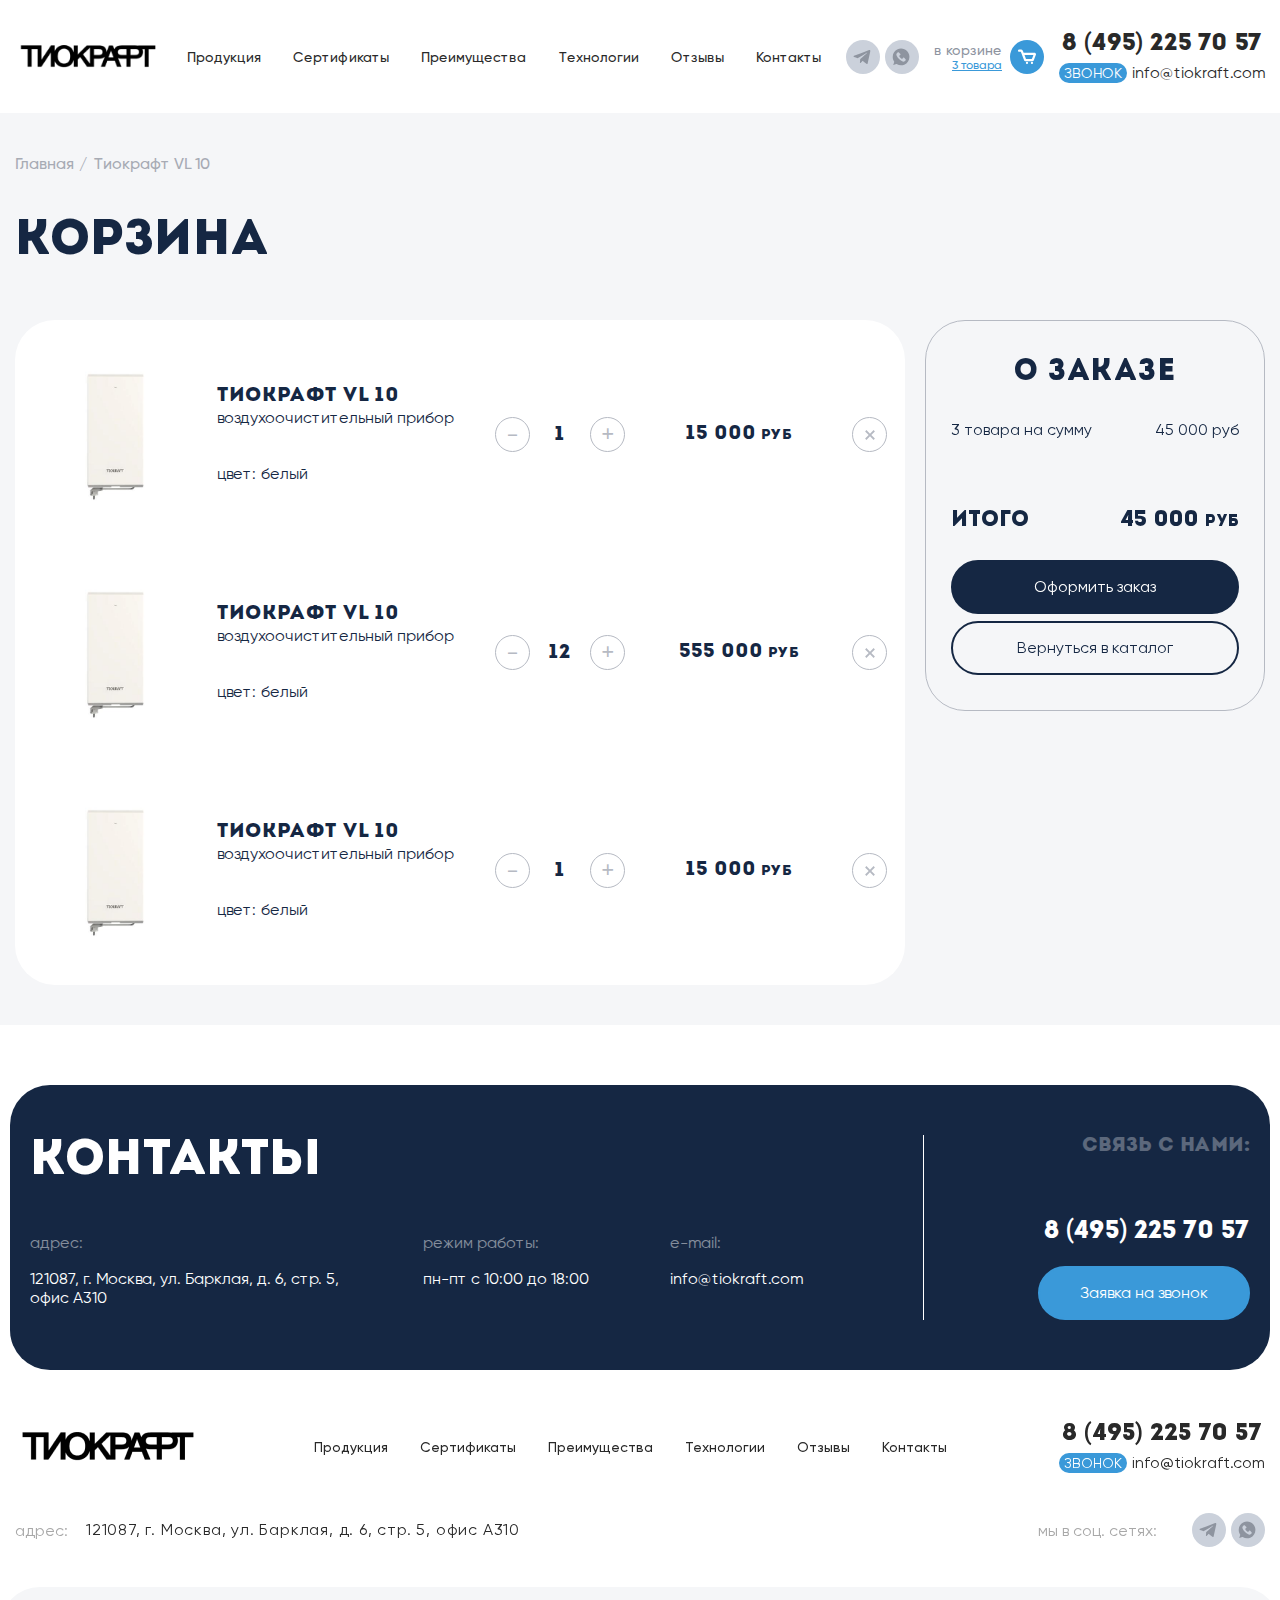
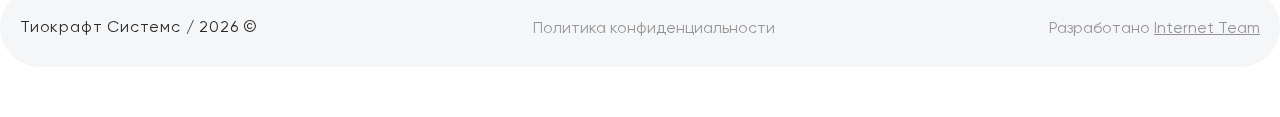
<file: pages/basket.html>
<!DOCTYPE html>
<html lang="ru">

<head>
    <meta charset="UTF-8" />
    <meta name="viewport" content="width=device-width, user-scalable=no, viewport-fit=cover" />
    <title>Корзина</title>

    <link rel="apple-touch-icon" sizes="180x180" href="../img/favicon/apple-touch-icon.png">
    <link rel="icon" type="image/png" sizes="32x32" href="../img/favicon/favicon-32x32.png">
    <link rel="icon" type="image/png" sizes="16x16" href="../img/favicon/favicon-16x16.png">
    <link rel="manifest" href="../img/favicon/site.webmanifest">
    <meta name="msapplication-TileColor" content="#da532c">
    <meta name="theme-color" content="#ffffff">

    <link rel="stylesheet" type="text/css" href="../fonts/stylesheet.css" />

    <link rel="stylesheet" type="text/css" href="../libs/swiper/swiper-bundle.min.css" />
    <link rel="stylesheet" type="text/css" href="../libs/micromodal/micromodal.css" />
    <link rel="stylesheet" type="text/css" href="../libs/fancybox/fancybox.css" />

    <link rel="stylesheet" type="text/css" href="../css/style.css" />
</head>

<body>

    <div class="site-wrapper">
        <header class="header">
            <div class="container">
                <div class="header-inner">
                    <div class="logo">
                        <a href="/"></a>
                        <picture class="picture">
                            <source type="image/webp" srcset="../img/logo.webp" />
                            <img src="../img/logo.png" alt="" />
                        </picture>
                    </div>

                    <nav class="menu">
                        <ul class="menu__list">
                            <li class="menu__item">
                                <a href="#" class="menu__link">Продукция</a>
                            </li>
                            <li class="menu__item">
                                <a href="#" class="menu__link">Сертификаты</a>
                            </li>
                            <li class="menu__item">
                                <a href="#" class="menu__link">Преимущества</a>
                            </li>
                            <li class="menu__item">
                                <a href="#" class="menu__link">Технологии</a>
                            </li>
                            <li class="menu__item">
                                <a href="#" class="menu__link">Отзывы</a>
                            </li>
                            <li class="menu__item">
                                <a href="#" class="menu__link">Контакты</a>
                            </li>
                        </ul>

                        <div class="social">
                            <ul class="social__list">
                                <li class="social__item">
                                    <a href="#" class="social__link">
                                        <svg width="23" height="19" viewBox="0 0 23 19" fill="none"
                                            xmlns="http://www.w3.org/2000/svg">
                                            <path
                                                d="M12.174 14.4486C11.9621 14.6861 11.7617 14.9338 11.5371 15.1585C10.8938 15.8024 10.2397 16.4354 9.59383 17.0761C9.44149 17.2272 9.28339 17.3373 9.06513 17.2323C8.85326 17.1305 8.85262 16.9391 8.86734 16.7388C8.96976 15.314 9.06577 13.8886 9.1765 12.4644C9.18482 12.355 9.26803 12.2289 9.35316 12.1508C11.1108 10.5244 12.8742 8.90369 14.6363 7.28175C15.7232 6.28132 16.8094 5.28089 17.8956 4.28045C17.9487 4.23181 18.0172 4.1902 18.0473 4.13004C18.078 4.06923 18.101 3.95082 18.0709 3.92521C18.0191 3.88233 17.9231 3.88169 17.8456 3.88361C17.804 3.88489 17.7631 3.92778 17.7221 3.95274C13.9386 6.2666 10.1545 8.57853 6.37427 10.8975C6.20785 10.9999 6.07151 11.0146 5.88845 10.9513C4.367 10.4264 2.84235 9.91116 1.31834 9.39335C0.922777 9.25893 0.733956 9.03875 0.730756 8.70271C0.727555 8.37563 0.904215 8.14905 1.28122 8.00503C6.66166 5.94464 12.0415 3.88425 17.4219 1.8245C18.4857 1.41741 19.5495 1.00841 20.6152 0.605164C21.0485 0.441305 21.4518 0.511713 21.7981 0.818307C22.136 1.11722 22.257 1.49806 22.1597 1.94291C22.0528 2.43385 21.9478 2.92478 21.8397 3.41508C20.8079 8.10168 19.7754 12.7876 18.743 17.4736C18.7225 17.5671 18.7052 17.6611 18.679 17.7533C18.4889 18.4203 17.7592 18.659 17.1876 18.2315C16.2992 17.5671 15.4178 16.8937 14.5339 16.2242C13.8343 15.6942 13.1341 15.1642 12.4345 14.6349C12.3724 14.5875 12.3064 14.5446 12.2424 14.4992C12.22 14.4819 12.197 14.4653 12.174 14.4486Z"
                                                fill="#8E949F" />
                                        </svg>
                                    </a>
                                </li>
                                <li class="social__item">
                                    <a href="#" class="social__link">
                                        <svg width="22" height="22" viewBox="0 0 22 22" fill="none"
                                            xmlns="http://www.w3.org/2000/svg">
                                            <path
                                                d="M1.53528 20.7254C1.78142 19.9883 2.01135 19.2979 2.2419 18.6075C2.40641 18.1146 2.56717 17.6198 2.7404 17.13C2.78963 16.9911 2.77592 16.8895 2.6918 16.7661C1.43247 14.9192 0.775696 12.8747 0.885365 10.6408C1.07542 6.76438 2.87624 3.81327 6.28597 1.96695C10.4329 -0.278158 15.4047 0.604184 18.6039 4.06376C20.2508 5.84465 21.135 7.9751 21.2577 10.3997C21.4783 14.7509 19.0619 18.6735 15.0446 20.3503C11.8367 21.6894 8.70057 21.4184 5.71145 19.6294C5.52576 19.5178 5.37746 19.4998 5.17494 19.5664C4.02528 19.944 2.87063 20.3073 1.71786 20.675C1.67486 20.6881 1.63124 20.6987 1.53528 20.7254ZM14.1604 16.7013C14.629 16.6963 15.0384 16.6209 15.3649 16.3168C15.7456 15.9623 16.1226 15.6028 16.4871 15.2307C16.9021 14.807 16.9252 14.0331 16.5214 13.6119C15.9899 13.0567 15.4477 12.5089 14.8851 11.9855C14.323 11.4633 13.4693 11.6758 13.179 12.3837C12.8998 13.0641 12.306 13.319 11.6255 13.0361C10.8092 12.6965 10.1668 12.1295 9.61594 11.4509C9.31559 11.0807 9.06759 10.6795 8.93611 10.2146C8.76226 9.60083 9.01899 9.10109 9.62279 8.88299C10.3886 8.6057 10.593 7.72025 10.0197 7.13451C9.50876 6.61296 8.99157 6.09701 8.47064 5.58418C7.97526 5.09628 7.30104 5.09503 6.8069 5.57795C6.46668 5.90945 6.13518 6.24781 5.79931 6.58243C5.55879 6.8217 5.42731 7.11208 5.38369 7.4467C5.2871 8.19195 5.48152 8.88923 5.79121 9.54537C7.12469 12.37 9.21153 14.493 11.924 16.0115C12.6269 16.4053 13.3808 16.6683 14.1604 16.7013Z"
                                                fill="#8E949F" />
                                        </svg>
                                    </a>
                                </li>
                            </ul>
                        </div>

                        <div class="header-info">
                            <a href="tel:84952257057" class="header-info__phone">8 (495) 225 70 57</a>
                            <div class="header-info__call">
                                <span class="header-info__text">звонок</span>
                                <a href="#" class="header-info__mail">info@tiokraft.com</a>
                            </div>
                        </div>
                    </nav>

                    <div class="social">
                        <ul class="social__list">
                            <li class="social__item">
                                <a href="#" class="social__link">
                                    <svg width="23" height="19" viewBox="0 0 23 19" fill="none"
                                        xmlns="http://www.w3.org/2000/svg">
                                        <path
                                            d="M12.174 14.4486C11.9621 14.6861 11.7617 14.9338 11.5371 15.1585C10.8938 15.8024 10.2397 16.4354 9.59383 17.0761C9.44149 17.2272 9.28339 17.3373 9.06513 17.2323C8.85326 17.1305 8.85262 16.9391 8.86734 16.7388C8.96976 15.314 9.06577 13.8886 9.1765 12.4644C9.18482 12.355 9.26803 12.2289 9.35316 12.1508C11.1108 10.5244 12.8742 8.90369 14.6363 7.28175C15.7232 6.28132 16.8094 5.28089 17.8956 4.28045C17.9487 4.23181 18.0172 4.1902 18.0473 4.13004C18.078 4.06923 18.101 3.95082 18.0709 3.92521C18.0191 3.88233 17.9231 3.88169 17.8456 3.88361C17.804 3.88489 17.7631 3.92778 17.7221 3.95274C13.9386 6.2666 10.1545 8.57853 6.37427 10.8975C6.20785 10.9999 6.07151 11.0146 5.88845 10.9513C4.367 10.4264 2.84235 9.91116 1.31834 9.39335C0.922777 9.25893 0.733956 9.03875 0.730756 8.70271C0.727555 8.37563 0.904215 8.14905 1.28122 8.00503C6.66166 5.94464 12.0415 3.88425 17.4219 1.8245C18.4857 1.41741 19.5495 1.00841 20.6152 0.605164C21.0485 0.441305 21.4518 0.511713 21.7981 0.818307C22.136 1.11722 22.257 1.49806 22.1597 1.94291C22.0528 2.43385 21.9478 2.92478 21.8397 3.41508C20.8079 8.10168 19.7754 12.7876 18.743 17.4736C18.7225 17.5671 18.7052 17.6611 18.679 17.7533C18.4889 18.4203 17.7592 18.659 17.1876 18.2315C16.2992 17.5671 15.4178 16.8937 14.5339 16.2242C13.8343 15.6942 13.1341 15.1642 12.4345 14.6349C12.3724 14.5875 12.3064 14.5446 12.2424 14.4992C12.22 14.4819 12.197 14.4653 12.174 14.4486Z"
                                            fill="#8E949F" />
                                    </svg>
                                </a>
                            </li>
                            <li class="social__item">
                                <a href="#" class="social__link">
                                    <svg width="22" height="22" viewBox="0 0 22 22" fill="none"
                                        xmlns="http://www.w3.org/2000/svg">
                                        <path
                                            d="M1.53528 20.7254C1.78142 19.9883 2.01135 19.2979 2.2419 18.6075C2.40641 18.1146 2.56717 17.6198 2.7404 17.13C2.78963 16.9911 2.77592 16.8895 2.6918 16.7661C1.43247 14.9192 0.775696 12.8747 0.885365 10.6408C1.07542 6.76438 2.87624 3.81327 6.28597 1.96695C10.4329 -0.278158 15.4047 0.604184 18.6039 4.06376C20.2508 5.84465 21.135 7.9751 21.2577 10.3997C21.4783 14.7509 19.0619 18.6735 15.0446 20.3503C11.8367 21.6894 8.70057 21.4184 5.71145 19.6294C5.52576 19.5178 5.37746 19.4998 5.17494 19.5664C4.02528 19.944 2.87063 20.3073 1.71786 20.675C1.67486 20.6881 1.63124 20.6987 1.53528 20.7254ZM14.1604 16.7013C14.629 16.6963 15.0384 16.6209 15.3649 16.3168C15.7456 15.9623 16.1226 15.6028 16.4871 15.2307C16.9021 14.807 16.9252 14.0331 16.5214 13.6119C15.9899 13.0567 15.4477 12.5089 14.8851 11.9855C14.323 11.4633 13.4693 11.6758 13.179 12.3837C12.8998 13.0641 12.306 13.319 11.6255 13.0361C10.8092 12.6965 10.1668 12.1295 9.61594 11.4509C9.31559 11.0807 9.06759 10.6795 8.93611 10.2146C8.76226 9.60083 9.01899 9.10109 9.62279 8.88299C10.3886 8.6057 10.593 7.72025 10.0197 7.13451C9.50876 6.61296 8.99157 6.09701 8.47064 5.58418C7.97526 5.09628 7.30104 5.09503 6.8069 5.57795C6.46668 5.90945 6.13518 6.24781 5.79931 6.58243C5.55879 6.8217 5.42731 7.11208 5.38369 7.4467C5.2871 8.19195 5.48152 8.88923 5.79121 9.54537C7.12469 12.37 9.21153 14.493 11.924 16.0115C12.6269 16.4053 13.3808 16.6683 14.1604 16.7013Z"
                                            fill="#8E949F" />
                                    </svg>
                                </a>
                            </li>
                        </ul>
                    </div>

                    <div class="header-basket">
                        <a href="#"></a>
                        <div class="header-basket__text">
                            <span>в корзине</span>
                            <a href="#" class="header-basket__count">3 товара</a>
                        </div>
                        <div class="header-basket__icon">
                            <svg width="24" height="20" viewBox="0 0 24 20" fill="none"
                                xmlns="http://www.w3.org/2000/svg">
                                <path
                                    d="M24 6.70627C23.0462 9.21064 22.0963 11.7163 21.1375 14.2188C20.7838 15.1425 20.0138 15.6581 19.0175 15.6588C15.94 15.66 12.8625 15.66 9.78563 15.6588C9.03563 15.6588 8.5275 15.3113 8.2575 14.6125C6.80062 10.8375 5.3425 7.06252 3.89625 3.28377C3.80562 3.04689 3.70187 2.96752 3.44812 2.98064C2.84 3.01189 2.23 3.00752 1.62125 3.01814C0.805625 3.03252 0.265625 2.63252 0.035625 1.84314C0.029375 1.82189 0.0125 1.80377 0 1.78439C0 1.61252 0 1.44064 0 1.26877C0.02875 1.18877 0.055625 1.10752 0.08625 1.02814C0.300625 0.471893 0.695 0.0887681 1.29 0.0543931C2.2625 -0.00248185 3.23938 0.0125181 4.21438 1.81507e-05C4.28375 -0.000606849 4.35375 0.0150182 4.4225 0.0300181C5.51688 0.275018 6.20125 0.980018 6.60437 1.99127C6.86125 2.63564 7.11625 3.28127 7.34875 3.93439C7.42688 4.15377 7.52688 4.22252 7.76188 4.22189C12.4312 4.21377 17.1006 4.21502 21.77 4.21627C22.7631 4.21627 23.5913 4.80627 23.8894 5.72002C23.93 5.84439 23.9631 5.97127 24 6.09689C24 6.30002 24 6.50314 24 6.70627ZM8.64188 7.22564C8.65125 7.26689 8.65438 7.29689 8.665 7.32502C9.33187 9.05689 9.99813 10.7888 10.6737 12.5175C10.6994 12.5831 10.8175 12.6531 10.8931 12.6538C13.3769 12.6606 15.8612 12.6581 18.345 12.6631C18.4887 12.6631 18.5481 12.6119 18.5969 12.485C19.2463 10.7881 19.9013 9.09377 20.5531 7.39752C20.5731 7.34502 20.5819 7.28752 20.5975 7.22564C16.6012 7.22564 12.6275 7.22564 8.64188 7.22564Z"
                                    fill="white" />
                                <path
                                    d="M18.328 19.3625C18.2649 19.3363 18.2036 19.3069 18.1393 19.285C17.4393 19.0469 17.0049 18.3457 17.1224 17.6388C17.2461 16.8907 17.8724 16.36 18.6261 16.3632C19.3611 16.3663 20.0018 16.9044 20.108 17.6075C20.223 18.3669 19.8036 19.0563 19.0843 19.2919C19.0193 19.3132 18.9555 19.3394 18.8911 19.3632C18.703 19.3625 18.5155 19.3625 18.328 19.3625Z"
                                    fill="white" />
                                <path
                                    d="M11.7187 19.3625C11.6612 19.3418 11.6043 19.3193 11.5462 19.3012C10.8131 19.0762 10.3806 18.3787 10.4968 17.6093C10.6049 16.8931 11.2531 16.3568 12.0024 16.3631C12.7637 16.3693 13.3831 16.9231 13.4874 17.6912C13.5831 18.3937 13.1149 19.095 12.4099 19.305C12.3506 19.3225 12.2924 19.3431 12.2343 19.3625C12.0624 19.3625 11.8906 19.3625 11.7187 19.3625Z"
                                    fill="white" />
                            </svg>
                        </div>
                    </div>

                    <div class="header-info">
                        <a href="tel:84952257057" class="header-info__phone">8 (495) 225 70 57</a>
                        <div class="header-info__call">
                            <span class="header-info__text">звонок</span>
                            <a href="#" class="header-info__mail">info@tiokraft.com</a>
                        </div>
                    </div>

                    <button class="burger">
                        <span class="burger__line"></span>
                        <span class="burger__line"></span>
                        <span class="burger__line"></span>
                    </button>
                </div>
            </div>
        </header>

        <main class="main">
            <section class="inner-page">
                <div class="container">

                    <section class="breadcrumbs">
                        <ul class="breadcrumbs__list">
                            <li class="breadcrumbs__item">
                                <a href="/">Главная</a>
                            </li>
                            <li class="breadcrumbs__item">
                                <span>Тиокрафт VL 10</span>
                            </li>
                        </ul>
                    </section>

                    <section class="basket-section">
                        <h2 class="caption caption--h2">корзина</h2>
                        <form class="basket">
                            <div class="basket-content">
                                <div class="basket-list">
                                    <div class="basket-item">
                                        <picture class="picture">
                                            <a href="#"></a>
                                            <source type="image/webp" srcset="../img/pic-product.jpg" />
                                            <img src="../img/pic-product.jpg" alt="" />
                                        </picture>

                                        <div class="basket-item__info">
                                            <a href="#" class="basket-item__name">тиокрафт VL 10</a>
                                            <p>воздухоочистительный прибор</p>

                                            <div class="basket-colors">
                                                <span class="basket-colors__title">цвет:</span>
                                                <ul>
                                                    <li>
                                                        белый
                                                    </li>
                                                </ul>
                                            </div>
                                        </div>

                                        <div class="count-block">
                                            <button class="count-block__controls count-block__minus">-</button>
                                            <span class="count-block__count">1</span>
                                            <button class="count-block__controls count-block__plus">+</button>
                                        </div>

                                        <div class="product-item__price">
                                            <span class="price">15 000</span>
                                            <span class="cur">руб</span>
                                        </div>

                                        <button class="btn-delete">
                                            <svg width="10" height="10" viewBox="0 0 10 10" fill="none"
                                                xmlns="http://www.w3.org/2000/svg">
                                                <path
                                                    d="M9.88914 8.59619L8.59614 9.88919L5 6.29305L1.40386 9.88919L0.110862 8.59619L3.70701 5.00005L0.110862 1.40391L1.40386 0.110913L5 3.70706L8.59614 0.110914L9.88914 1.40391L6.293 5.00005L9.88914 8.59619Z"
                                                    fill="#B6BAC3" />
                                            </svg>
                                        </button>
                                    </div>
                                    <div class="basket-item">
                                        <picture class="picture">
                                            <a href="#"></a>
                                            <source type="image/webp" srcset="../img/pic-product.jpg" />
                                            <img src="../img/pic-product.jpg" alt="" />
                                        </picture>

                                        <div class="basket-item__info">
                                            <a href="#" class="basket-item__name">тиокрафт VL 10</a>
                                            <p>воздухоочистительный прибор</p>

                                            <div class="basket-colors">
                                                <span class="basket-colors__title">цвет:</span>
                                                <ul>
                                                    <li>
                                                        белый
                                                    </li>
                                                </ul>
                                            </div>
                                        </div>

                                        <div class="count-block">
                                            <button class="count-block__controls count-block__minus">-</button>
                                            <span class="count-block__count">12</span>
                                            <button class="count-block__controls count-block__plus">+</button>
                                        </div>

                                        <div class="product-item__price">
                                            <span class="price">555 000</span>
                                            <span class="cur">руб</span>
                                        </div>

                                        <button class="btn-delete">
                                            <svg width="10" height="10" viewBox="0 0 10 10" fill="none"
                                                xmlns="http://www.w3.org/2000/svg">
                                                <path
                                                    d="M9.88914 8.59619L8.59614 9.88919L5 6.29305L1.40386 9.88919L0.110862 8.59619L3.70701 5.00005L0.110862 1.40391L1.40386 0.110913L5 3.70706L8.59614 0.110914L9.88914 1.40391L6.293 5.00005L9.88914 8.59619Z"
                                                    fill="#B6BAC3" />
                                            </svg>
                                        </button>
                                    </div>
                                    <div class="basket-item">
                                        <picture class="picture">
                                            <a href="#"></a>
                                            <source type="image/webp" srcset="../img/pic-product.jpg" />
                                            <img src="../img/pic-product.jpg" alt="" />
                                        </picture>

                                        <div class="basket-item__info">
                                            <a href="#" class="basket-item__name">тиокрафт VL 10</a>
                                            <p>воздухоочистительный прибор</p>

                                            <div class="basket-colors">
                                                <span class="basket-colors__title">цвет:</span>
                                                <ul>
                                                    <li>
                                                        белый
                                                    </li>
                                                </ul>
                                            </div>
                                        </div>

                                        <div class="count-block">
                                            <button class="count-block__controls count-block__minus">-</button>
                                            <span class="count-block__count">1</span>
                                            <button class="count-block__controls count-block__plus">+</button>
                                        </div>

                                        <div class="product-item__price">
                                            <span class="price">15 000</span>
                                            <span class="cur">руб</span>
                                        </div>

                                        <button class="btn-delete">
                                            <svg width="10" height="10" viewBox="0 0 10 10" fill="none"
                                                xmlns="http://www.w3.org/2000/svg">
                                                <path
                                                    d="M9.88914 8.59619L8.59614 9.88919L5 6.29305L1.40386 9.88919L0.110862 8.59619L3.70701 5.00005L0.110862 1.40391L1.40386 0.110913L5 3.70706L8.59614 0.110914L9.88914 1.40391L6.293 5.00005L9.88914 8.59619Z"
                                                    fill="#B6BAC3" />
                                            </svg>
                                        </button>
                                    </div>
                                </div>
                            </div>
                            <div class="basket-result">
                                <span class="caption caption--h3">о заказе</span>

                                <ul class="basket-result__list">
                                    <li>
                                        <span>3 товара на сумму</span>
                                        <span>45 000 руб</span>
                                    </li>
                                </ul>

                                <div class="basket-result__result">
                                    <span>итого</span>

                                    <div class="product-item__price">
                                        <span class="price">45 000</span>
                                        <span class="cur">руб</span>
                                    </div>
                                </div>

                                <div class="basket-result__controls">
                                    <button class="btn btn--blueDark">Оформить заказ</button>
                                    <a href="#" class="btn btn--white">Вернуться в каталог</a>
                                </div>
                            </div>
                        </form>
                    </section>
                </div>
            </section>

            <section class="contacts">
                <div class="container">
                    <div class="contacts__inner">
                        <div class="contacts-left">
                            <h2 class="caption caption--h2">контакты</h2>
                            <ul class="contacts__info">
                                <li>
                                    <span class="contacts__title">адрес:</span>
                                    <p>
                                        121087, г. Москва, ул. Барклая, д. 6, стр. 5, офис А310
                                    </p>
                                </li>
                                <li>
                                    <span class="contacts__title">режим работы:</span>
                                    <p>
                                        пн-пт с 10:00 до 18:00
                                    </p>
                                </li>
                                <li>
                                    <span class="contacts__title">e-mail:</span>
                                    <a href="mailto:info@tiokraft.com">info@tiokraft.com</a>
                                </li>
                            </ul>
                        </div>
                        <div class="contacts-right">
                            <span class="contacts-right__title">связь с нами:</span>
                            <a href="tel:84952257057" class="contacts-right__link">8 (495) 225 70 57</a>
                            <a href="#" class="btn btn--blue contacts-right__btn">Заявка на звонок</a>
                        </div>
                    </div>
                </div>
            </section>
        </main>

        <footer class="footer">
            <div class="footer-top">
                <div class="container">
                    <div class="footer-top__inner">
                        <div class="logo">
                            <a href="/"></a>
                            <picture class="picture">
                                <source type="image/webp" srcset="../img/logo.webp" />
                                <img src="../img/logo.png" alt="" />
                            </picture>
                        </div>

                        <nav class="menu">
                            <ul class="menu__list">
                                <li class="menu__item">
                                    <a href="#" class="menu__link">Продукция</a>
                                </li>
                                <li class="menu__item">
                                    <a href="#" class="menu__link">Сертификаты</a>
                                </li>
                                <li class="menu__item">
                                    <a href="#" class="menu__link">Преимущества</a>
                                </li>
                                <li class="menu__item">
                                    <a href="#" class="menu__link">Технологии</a>
                                </li>
                                <li class="menu__item">
                                    <a href="#" class="menu__link">Отзывы</a>
                                </li>
                                <li class="menu__item">
                                    <a href="#" class="menu__link">Контакты</a>
                                </li>
                            </ul>

                            <div class="social">
                                <ul class="social__list">
                                    <li class="social__item">
                                        <a href="#" class="social__link">
                                            <svg width="23" height="19" viewBox="0 0 23 19" fill="none"
                                                xmlns="http://www.w3.org/2000/svg">
                                                <path
                                                    d="M12.174 14.4486C11.9621 14.6861 11.7617 14.9338 11.5371 15.1585C10.8938 15.8024 10.2397 16.4354 9.59383 17.0761C9.44149 17.2272 9.28339 17.3373 9.06513 17.2323C8.85326 17.1305 8.85262 16.9391 8.86734 16.7388C8.96976 15.314 9.06577 13.8886 9.1765 12.4644C9.18482 12.355 9.26803 12.2289 9.35316 12.1508C11.1108 10.5244 12.8742 8.90369 14.6363 7.28175C15.7232 6.28132 16.8094 5.28089 17.8956 4.28045C17.9487 4.23181 18.0172 4.1902 18.0473 4.13004C18.078 4.06923 18.101 3.95082 18.0709 3.92521C18.0191 3.88233 17.9231 3.88169 17.8456 3.88361C17.804 3.88489 17.7631 3.92778 17.7221 3.95274C13.9386 6.2666 10.1545 8.57853 6.37427 10.8975C6.20785 10.9999 6.07151 11.0146 5.88845 10.9513C4.367 10.4264 2.84235 9.91116 1.31834 9.39335C0.922777 9.25893 0.733956 9.03875 0.730756 8.70271C0.727555 8.37563 0.904215 8.14905 1.28122 8.00503C6.66166 5.94464 12.0415 3.88425 17.4219 1.8245C18.4857 1.41741 19.5495 1.00841 20.6152 0.605164C21.0485 0.441305 21.4518 0.511713 21.7981 0.818307C22.136 1.11722 22.257 1.49806 22.1597 1.94291C22.0528 2.43385 21.9478 2.92478 21.8397 3.41508C20.8079 8.10168 19.7754 12.7876 18.743 17.4736C18.7225 17.5671 18.7052 17.6611 18.679 17.7533C18.4889 18.4203 17.7592 18.659 17.1876 18.2315C16.2992 17.5671 15.4178 16.8937 14.5339 16.2242C13.8343 15.6942 13.1341 15.1642 12.4345 14.6349C12.3724 14.5875 12.3064 14.5446 12.2424 14.4992C12.22 14.4819 12.197 14.4653 12.174 14.4486Z"
                                                    fill="#8E949F" />
                                            </svg>
                                        </a>
                                    </li>
                                    <li class="social__item">
                                        <a href="#" class="social__link">
                                            <svg width="22" height="22" viewBox="0 0 22 22" fill="none"
                                                xmlns="http://www.w3.org/2000/svg">
                                                <path
                                                    d="M1.53528 20.7254C1.78142 19.9883 2.01135 19.2979 2.2419 18.6075C2.40641 18.1146 2.56717 17.6198 2.7404 17.13C2.78963 16.9911 2.77592 16.8895 2.6918 16.7661C1.43247 14.9192 0.775696 12.8747 0.885365 10.6408C1.07542 6.76438 2.87624 3.81327 6.28597 1.96695C10.4329 -0.278158 15.4047 0.604184 18.6039 4.06376C20.2508 5.84465 21.135 7.9751 21.2577 10.3997C21.4783 14.7509 19.0619 18.6735 15.0446 20.3503C11.8367 21.6894 8.70057 21.4184 5.71145 19.6294C5.52576 19.5178 5.37746 19.4998 5.17494 19.5664C4.02528 19.944 2.87063 20.3073 1.71786 20.675C1.67486 20.6881 1.63124 20.6987 1.53528 20.7254ZM14.1604 16.7013C14.629 16.6963 15.0384 16.6209 15.3649 16.3168C15.7456 15.9623 16.1226 15.6028 16.4871 15.2307C16.9021 14.807 16.9252 14.0331 16.5214 13.6119C15.9899 13.0567 15.4477 12.5089 14.8851 11.9855C14.323 11.4633 13.4693 11.6758 13.179 12.3837C12.8998 13.0641 12.306 13.319 11.6255 13.0361C10.8092 12.6965 10.1668 12.1295 9.61594 11.4509C9.31559 11.0807 9.06759 10.6795 8.93611 10.2146C8.76226 9.60083 9.01899 9.10109 9.62279 8.88299C10.3886 8.6057 10.593 7.72025 10.0197 7.13451C9.50876 6.61296 8.99157 6.09701 8.47064 5.58418C7.97526 5.09628 7.30104 5.09503 6.8069 5.57795C6.46668 5.90945 6.13518 6.24781 5.79931 6.58243C5.55879 6.8217 5.42731 7.11208 5.38369 7.4467C5.2871 8.19195 5.48152 8.88923 5.79121 9.54537C7.12469 12.37 9.21153 14.493 11.924 16.0115C12.6269 16.4053 13.3808 16.6683 14.1604 16.7013Z"
                                                    fill="#8E949F" />
                                            </svg>
                                        </a>
                                    </li>
                                </ul>
                            </div>

                            <div class="header-info">
                                <a href="tel:84952257057" class="header-info__phone">8 (495) 225 70 57</a>
                                <div class="header-info__call">
                                    <span class="header-info__text">звонок</span>
                                    <a href="#" class="header-info__mail">info@tiokraft.com</a>
                                </div>
                            </div>
                        </nav>

                        <div class="header-info">
                            <a href="tel:84952257057" class="header-info__phone">8 (495) 225 70 57</a>
                            <div class="header-info__call">
                                <span class="header-info__text">звонок</span>
                                <a href="#" class="header-info__mail">info@tiokraft.com</a>
                            </div>
                        </div>
                    </div>
                </div>
            </div>

            <div class="footer-center">
                <div class="container">
                    <div class="footer-center__inner">
                        <div class="footer-adress">
                            <span class="footer-adress__title">адрес:</span>
                            <span class="footer-adress__text">121087, г. Москва, ул. Барклая, д. 6, стр. 5, офис
                                А310</span>
                        </div>
                        <div class="footer-social">
                            <span class="footer-social__text">мы в соц. сетях:</span>
                            <div class="social">
                                <ul class="social__list">
                                    <li class="social__item">
                                        <a href="#" class="social__link">
                                            <svg width="23" height="19" viewBox="0 0 23 19" fill="none"
                                                xmlns="http://www.w3.org/2000/svg">
                                                <path
                                                    d="M12.174 14.4486C11.9621 14.6861 11.7617 14.9338 11.5371 15.1585C10.8938 15.8024 10.2397 16.4354 9.59383 17.0761C9.44149 17.2272 9.28339 17.3373 9.06513 17.2323C8.85326 17.1305 8.85262 16.9391 8.86734 16.7388C8.96976 15.314 9.06577 13.8886 9.1765 12.4644C9.18482 12.355 9.26803 12.2289 9.35316 12.1508C11.1108 10.5244 12.8742 8.90369 14.6363 7.28175C15.7232 6.28132 16.8094 5.28089 17.8956 4.28045C17.9487 4.23181 18.0172 4.1902 18.0473 4.13004C18.078 4.06923 18.101 3.95082 18.0709 3.92521C18.0191 3.88233 17.9231 3.88169 17.8456 3.88361C17.804 3.88489 17.7631 3.92778 17.7221 3.95274C13.9386 6.2666 10.1545 8.57853 6.37427 10.8975C6.20785 10.9999 6.07151 11.0146 5.88845 10.9513C4.367 10.4264 2.84235 9.91116 1.31834 9.39335C0.922777 9.25893 0.733956 9.03875 0.730756 8.70271C0.727555 8.37563 0.904215 8.14905 1.28122 8.00503C6.66166 5.94464 12.0415 3.88425 17.4219 1.8245C18.4857 1.41741 19.5495 1.00841 20.6152 0.605164C21.0485 0.441305 21.4518 0.511713 21.7981 0.818307C22.136 1.11722 22.257 1.49806 22.1597 1.94291C22.0528 2.43385 21.9478 2.92478 21.8397 3.41508C20.8079 8.10168 19.7754 12.7876 18.743 17.4736C18.7225 17.5671 18.7052 17.6611 18.679 17.7533C18.4889 18.4203 17.7592 18.659 17.1876 18.2315C16.2992 17.5671 15.4178 16.8937 14.5339 16.2242C13.8343 15.6942 13.1341 15.1642 12.4345 14.6349C12.3724 14.5875 12.3064 14.5446 12.2424 14.4992C12.22 14.4819 12.197 14.4653 12.174 14.4486Z"
                                                    fill="#8E949F" />
                                            </svg>
                                        </a>
                                    </li>
                                    <li class="social__item">
                                        <a href="#" class="social__link">
                                            <svg width="22" height="22" viewBox="0 0 22 22" fill="none"
                                                xmlns="http://www.w3.org/2000/svg">
                                                <path
                                                    d="M1.53528 20.7254C1.78142 19.9883 2.01135 19.2979 2.2419 18.6075C2.40641 18.1146 2.56717 17.6198 2.7404 17.13C2.78963 16.9911 2.77592 16.8895 2.6918 16.7661C1.43247 14.9192 0.775696 12.8747 0.885365 10.6408C1.07542 6.76438 2.87624 3.81327 6.28597 1.96695C10.4329 -0.278158 15.4047 0.604184 18.6039 4.06376C20.2508 5.84465 21.135 7.9751 21.2577 10.3997C21.4783 14.7509 19.0619 18.6735 15.0446 20.3503C11.8367 21.6894 8.70057 21.4184 5.71145 19.6294C5.52576 19.5178 5.37746 19.4998 5.17494 19.5664C4.02528 19.944 2.87063 20.3073 1.71786 20.675C1.67486 20.6881 1.63124 20.6987 1.53528 20.7254ZM14.1604 16.7013C14.629 16.6963 15.0384 16.6209 15.3649 16.3168C15.7456 15.9623 16.1226 15.6028 16.4871 15.2307C16.9021 14.807 16.9252 14.0331 16.5214 13.6119C15.9899 13.0567 15.4477 12.5089 14.8851 11.9855C14.323 11.4633 13.4693 11.6758 13.179 12.3837C12.8998 13.0641 12.306 13.319 11.6255 13.0361C10.8092 12.6965 10.1668 12.1295 9.61594 11.4509C9.31559 11.0807 9.06759 10.6795 8.93611 10.2146C8.76226 9.60083 9.01899 9.10109 9.62279 8.88299C10.3886 8.6057 10.593 7.72025 10.0197 7.13451C9.50876 6.61296 8.99157 6.09701 8.47064 5.58418C7.97526 5.09628 7.30104 5.09503 6.8069 5.57795C6.46668 5.90945 6.13518 6.24781 5.79931 6.58243C5.55879 6.8217 5.42731 7.11208 5.38369 7.4467C5.2871 8.19195 5.48152 8.88923 5.79121 9.54537C7.12469 12.37 9.21153 14.493 11.924 16.0115C12.6269 16.4053 13.3808 16.6683 14.1604 16.7013Z"
                                                    fill="#8E949F" />
                                            </svg>
                                        </a>
                                    </li>
                                </ul>
                            </div>
                        </div>
                    </div>
                </div>
            </div>

            <div class="footer-bottom">
                <div class="container">
                    <div class="footer-bottom__inner">
                        <div class="copyRight">
                            <p>Тиокрафт Системс / <span class="thisYear"></span> &copy;</p>
                        </div>


                        <a href="#">Политика конфиденциальности</a>

                        <div class="footer__developer">
                            <span class="developer__text">Разработано</span>
                            <a href="#">Internet Team</a>
                        </div>

                    </div>

                </div>
            </div>
        </footer>
    </div>

    <script src="../libs/jquery/jquery-3.7.0.min.js"></script>
    <script src="../libs/swiper/swiper-bundle.min.js"></script>
    <script src="../libs/micromodal/micromodal.min.js"></script>
    <script src="../libs/tabslet/jquery.tabslet.min.js"></script>
    <script src="../libs/fancybox/fancybox.umd.js"></script>
    <script src="../libs/inputmask/jquery.inputmask.min.js"></script>
    <script src="../js/main.js"></script>
</body>

</html>
</file>
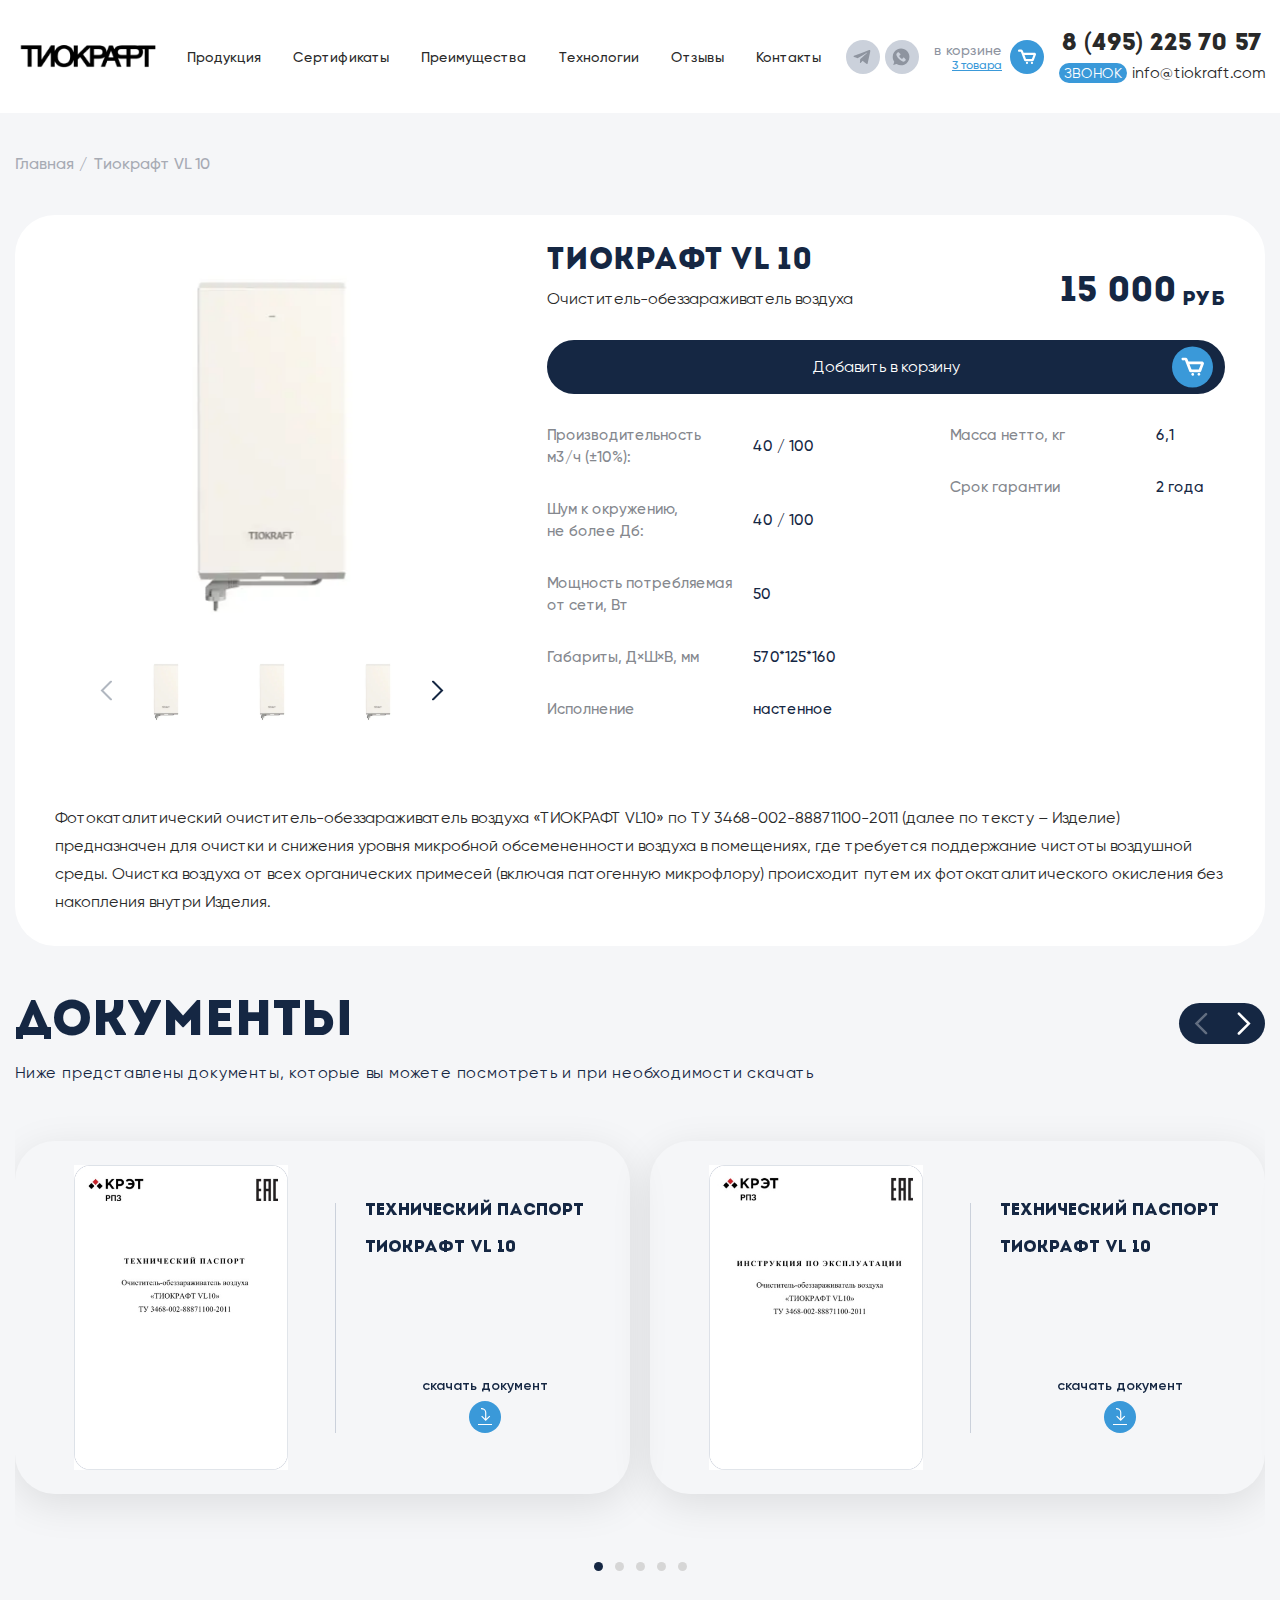
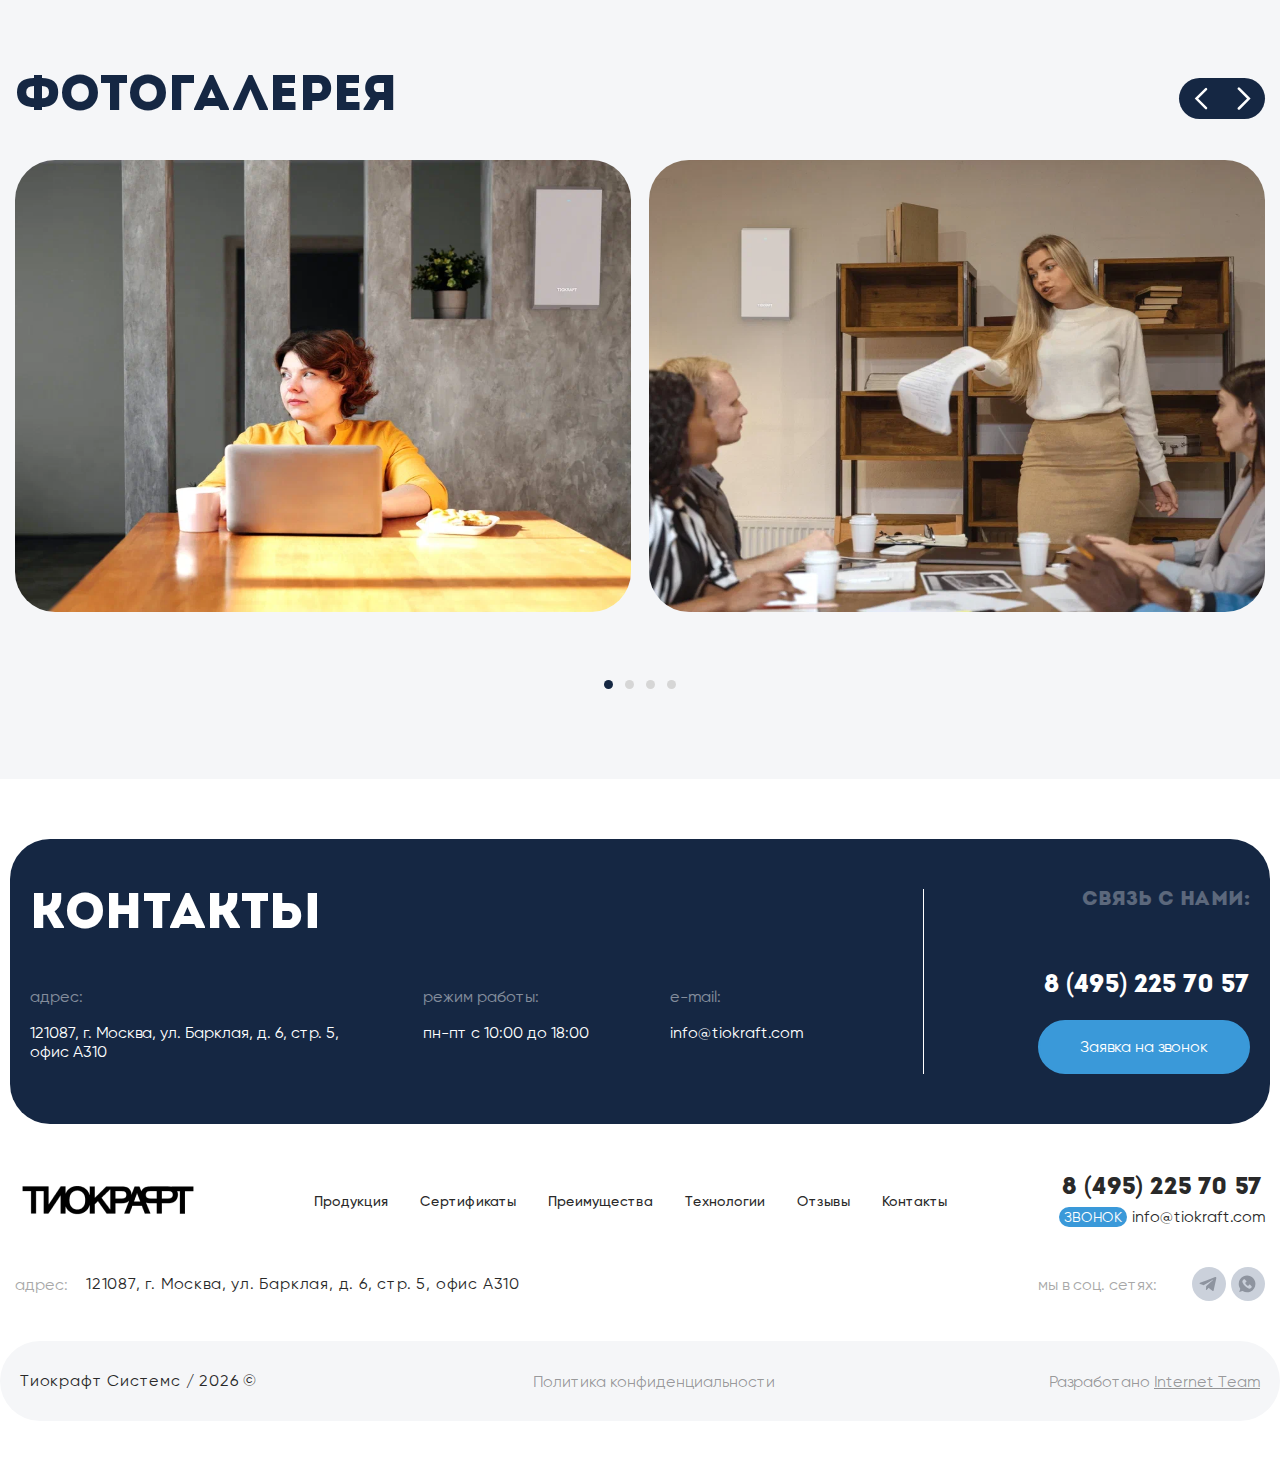
<file: pages/card.html>
<!DOCTYPE html>
<html lang="ru">

<head>
    <meta charset="UTF-8" />
    <meta name="viewport" content="width=device-width, user-scalable=no, viewport-fit=cover" />
    <title>Карточка товара</title>

    <link rel="apple-touch-icon" sizes="180x180" href="../img/favicon/apple-touch-icon.png">
    <link rel="icon" type="image/png" sizes="32x32" href="../img/favicon/favicon-32x32.png">
    <link rel="icon" type="image/png" sizes="16x16" href="../img/favicon/favicon-16x16.png">
    <link rel="manifest" href="../img/favicon/site.webmanifest">
    <meta name="msapplication-TileColor" content="#da532c">
    <meta name="theme-color" content="#ffffff">

    <link rel="stylesheet" type="text/css" href="../fonts/stylesheet.css" />

    <link rel="stylesheet" type="text/css" href="../libs/swiper/swiper-bundle.min.css" />
    <link rel="stylesheet" type="text/css" href="../libs/micromodal/micromodal.css" />
    <link rel="stylesheet" type="text/css" href="../libs/fancybox/fancybox.css" />

    <link rel="stylesheet" type="text/css" href="../css/style.css" />
</head>

<body>

    <div class="site-wrapper">
        <header class="header">
            <div class="container">
                <div class="header-inner">
                    <div class="logo">
                        <a href="/"></a>
                        <picture class="picture">
                            <source type="image/webp" srcset="../img/logo.webp" />
                            <img src="../img/logo.png" alt="" />
                        </picture>
                    </div>

                    <nav class="menu">
                        <ul class="menu__list">
                            <li class="menu__item">
                                <a href="#" class="menu__link">Продукция</a>
                            </li>
                            <li class="menu__item">
                                <a href="#" class="menu__link">Сертификаты</a>
                            </li>
                            <li class="menu__item">
                                <a href="#" class="menu__link">Преимущества</a>
                            </li>
                            <li class="menu__item">
                                <a href="#" class="menu__link">Технологии</a>
                            </li>
                            <li class="menu__item">
                                <a href="#" class="menu__link">Отзывы</a>
                            </li>
                            <li class="menu__item">
                                <a href="#" class="menu__link">Контакты</a>
                            </li>
                        </ul>

                        <div class="social">
                            <ul class="social__list">
                                <li class="social__item">
                                    <a href="#" class="social__link">
                                        <svg width="23" height="19" viewBox="0 0 23 19" fill="none"
                                            xmlns="http://www.w3.org/2000/svg">
                                            <path
                                                d="M12.174 14.4486C11.9621 14.6861 11.7617 14.9338 11.5371 15.1585C10.8938 15.8024 10.2397 16.4354 9.59383 17.0761C9.44149 17.2272 9.28339 17.3373 9.06513 17.2323C8.85326 17.1305 8.85262 16.9391 8.86734 16.7388C8.96976 15.314 9.06577 13.8886 9.1765 12.4644C9.18482 12.355 9.26803 12.2289 9.35316 12.1508C11.1108 10.5244 12.8742 8.90369 14.6363 7.28175C15.7232 6.28132 16.8094 5.28089 17.8956 4.28045C17.9487 4.23181 18.0172 4.1902 18.0473 4.13004C18.078 4.06923 18.101 3.95082 18.0709 3.92521C18.0191 3.88233 17.9231 3.88169 17.8456 3.88361C17.804 3.88489 17.7631 3.92778 17.7221 3.95274C13.9386 6.2666 10.1545 8.57853 6.37427 10.8975C6.20785 10.9999 6.07151 11.0146 5.88845 10.9513C4.367 10.4264 2.84235 9.91116 1.31834 9.39335C0.922777 9.25893 0.733956 9.03875 0.730756 8.70271C0.727555 8.37563 0.904215 8.14905 1.28122 8.00503C6.66166 5.94464 12.0415 3.88425 17.4219 1.8245C18.4857 1.41741 19.5495 1.00841 20.6152 0.605164C21.0485 0.441305 21.4518 0.511713 21.7981 0.818307C22.136 1.11722 22.257 1.49806 22.1597 1.94291C22.0528 2.43385 21.9478 2.92478 21.8397 3.41508C20.8079 8.10168 19.7754 12.7876 18.743 17.4736C18.7225 17.5671 18.7052 17.6611 18.679 17.7533C18.4889 18.4203 17.7592 18.659 17.1876 18.2315C16.2992 17.5671 15.4178 16.8937 14.5339 16.2242C13.8343 15.6942 13.1341 15.1642 12.4345 14.6349C12.3724 14.5875 12.3064 14.5446 12.2424 14.4992C12.22 14.4819 12.197 14.4653 12.174 14.4486Z"
                                                fill="#8E949F" />
                                        </svg>
                                    </a>
                                </li>
                                <li class="social__item">
                                    <a href="#" class="social__link">
                                        <svg width="22" height="22" viewBox="0 0 22 22" fill="none"
                                            xmlns="http://www.w3.org/2000/svg">
                                            <path
                                                d="M1.53528 20.7254C1.78142 19.9883 2.01135 19.2979 2.2419 18.6075C2.40641 18.1146 2.56717 17.6198 2.7404 17.13C2.78963 16.9911 2.77592 16.8895 2.6918 16.7661C1.43247 14.9192 0.775696 12.8747 0.885365 10.6408C1.07542 6.76438 2.87624 3.81327 6.28597 1.96695C10.4329 -0.278158 15.4047 0.604184 18.6039 4.06376C20.2508 5.84465 21.135 7.9751 21.2577 10.3997C21.4783 14.7509 19.0619 18.6735 15.0446 20.3503C11.8367 21.6894 8.70057 21.4184 5.71145 19.6294C5.52576 19.5178 5.37746 19.4998 5.17494 19.5664C4.02528 19.944 2.87063 20.3073 1.71786 20.675C1.67486 20.6881 1.63124 20.6987 1.53528 20.7254ZM14.1604 16.7013C14.629 16.6963 15.0384 16.6209 15.3649 16.3168C15.7456 15.9623 16.1226 15.6028 16.4871 15.2307C16.9021 14.807 16.9252 14.0331 16.5214 13.6119C15.9899 13.0567 15.4477 12.5089 14.8851 11.9855C14.323 11.4633 13.4693 11.6758 13.179 12.3837C12.8998 13.0641 12.306 13.319 11.6255 13.0361C10.8092 12.6965 10.1668 12.1295 9.61594 11.4509C9.31559 11.0807 9.06759 10.6795 8.93611 10.2146C8.76226 9.60083 9.01899 9.10109 9.62279 8.88299C10.3886 8.6057 10.593 7.72025 10.0197 7.13451C9.50876 6.61296 8.99157 6.09701 8.47064 5.58418C7.97526 5.09628 7.30104 5.09503 6.8069 5.57795C6.46668 5.90945 6.13518 6.24781 5.79931 6.58243C5.55879 6.8217 5.42731 7.11208 5.38369 7.4467C5.2871 8.19195 5.48152 8.88923 5.79121 9.54537C7.12469 12.37 9.21153 14.493 11.924 16.0115C12.6269 16.4053 13.3808 16.6683 14.1604 16.7013Z"
                                                fill="#8E949F" />
                                        </svg>
                                    </a>
                                </li>
                            </ul>
                        </div>

                        <div class="header-info">
                            <a href="tel:84952257057" class="header-info__phone">8 (495) 225 70 57</a>
                            <div class="header-info__call">
                                <span class="header-info__text">звонок</span>
                                <a href="#" class="header-info__mail">info@tiokraft.com</a>
                            </div>
                        </div>
                    </nav>

                    <div class="social">
                        <ul class="social__list">
                            <li class="social__item">
                                <a href="#" class="social__link">
                                    <svg width="23" height="19" viewBox="0 0 23 19" fill="none"
                                        xmlns="http://www.w3.org/2000/svg">
                                        <path
                                            d="M12.174 14.4486C11.9621 14.6861 11.7617 14.9338 11.5371 15.1585C10.8938 15.8024 10.2397 16.4354 9.59383 17.0761C9.44149 17.2272 9.28339 17.3373 9.06513 17.2323C8.85326 17.1305 8.85262 16.9391 8.86734 16.7388C8.96976 15.314 9.06577 13.8886 9.1765 12.4644C9.18482 12.355 9.26803 12.2289 9.35316 12.1508C11.1108 10.5244 12.8742 8.90369 14.6363 7.28175C15.7232 6.28132 16.8094 5.28089 17.8956 4.28045C17.9487 4.23181 18.0172 4.1902 18.0473 4.13004C18.078 4.06923 18.101 3.95082 18.0709 3.92521C18.0191 3.88233 17.9231 3.88169 17.8456 3.88361C17.804 3.88489 17.7631 3.92778 17.7221 3.95274C13.9386 6.2666 10.1545 8.57853 6.37427 10.8975C6.20785 10.9999 6.07151 11.0146 5.88845 10.9513C4.367 10.4264 2.84235 9.91116 1.31834 9.39335C0.922777 9.25893 0.733956 9.03875 0.730756 8.70271C0.727555 8.37563 0.904215 8.14905 1.28122 8.00503C6.66166 5.94464 12.0415 3.88425 17.4219 1.8245C18.4857 1.41741 19.5495 1.00841 20.6152 0.605164C21.0485 0.441305 21.4518 0.511713 21.7981 0.818307C22.136 1.11722 22.257 1.49806 22.1597 1.94291C22.0528 2.43385 21.9478 2.92478 21.8397 3.41508C20.8079 8.10168 19.7754 12.7876 18.743 17.4736C18.7225 17.5671 18.7052 17.6611 18.679 17.7533C18.4889 18.4203 17.7592 18.659 17.1876 18.2315C16.2992 17.5671 15.4178 16.8937 14.5339 16.2242C13.8343 15.6942 13.1341 15.1642 12.4345 14.6349C12.3724 14.5875 12.3064 14.5446 12.2424 14.4992C12.22 14.4819 12.197 14.4653 12.174 14.4486Z"
                                            fill="#8E949F" />
                                    </svg>
                                </a>
                            </li>
                            <li class="social__item">
                                <a href="#" class="social__link">
                                    <svg width="22" height="22" viewBox="0 0 22 22" fill="none"
                                        xmlns="http://www.w3.org/2000/svg">
                                        <path
                                            d="M1.53528 20.7254C1.78142 19.9883 2.01135 19.2979 2.2419 18.6075C2.40641 18.1146 2.56717 17.6198 2.7404 17.13C2.78963 16.9911 2.77592 16.8895 2.6918 16.7661C1.43247 14.9192 0.775696 12.8747 0.885365 10.6408C1.07542 6.76438 2.87624 3.81327 6.28597 1.96695C10.4329 -0.278158 15.4047 0.604184 18.6039 4.06376C20.2508 5.84465 21.135 7.9751 21.2577 10.3997C21.4783 14.7509 19.0619 18.6735 15.0446 20.3503C11.8367 21.6894 8.70057 21.4184 5.71145 19.6294C5.52576 19.5178 5.37746 19.4998 5.17494 19.5664C4.02528 19.944 2.87063 20.3073 1.71786 20.675C1.67486 20.6881 1.63124 20.6987 1.53528 20.7254ZM14.1604 16.7013C14.629 16.6963 15.0384 16.6209 15.3649 16.3168C15.7456 15.9623 16.1226 15.6028 16.4871 15.2307C16.9021 14.807 16.9252 14.0331 16.5214 13.6119C15.9899 13.0567 15.4477 12.5089 14.8851 11.9855C14.323 11.4633 13.4693 11.6758 13.179 12.3837C12.8998 13.0641 12.306 13.319 11.6255 13.0361C10.8092 12.6965 10.1668 12.1295 9.61594 11.4509C9.31559 11.0807 9.06759 10.6795 8.93611 10.2146C8.76226 9.60083 9.01899 9.10109 9.62279 8.88299C10.3886 8.6057 10.593 7.72025 10.0197 7.13451C9.50876 6.61296 8.99157 6.09701 8.47064 5.58418C7.97526 5.09628 7.30104 5.09503 6.8069 5.57795C6.46668 5.90945 6.13518 6.24781 5.79931 6.58243C5.55879 6.8217 5.42731 7.11208 5.38369 7.4467C5.2871 8.19195 5.48152 8.88923 5.79121 9.54537C7.12469 12.37 9.21153 14.493 11.924 16.0115C12.6269 16.4053 13.3808 16.6683 14.1604 16.7013Z"
                                            fill="#8E949F" />
                                    </svg>
                                </a>
                            </li>
                        </ul>
                    </div>

                    <div class="header-basket">
                        <a href="#"></a>
                        <div class="header-basket__text">
                            <span>в корзине</span>
                            <a href="#" class="header-basket__count">3 товара</a>
                        </div>
                        <div class="header-basket__icon">
                            <svg width="24" height="20" viewBox="0 0 24 20" fill="none"
                                xmlns="http://www.w3.org/2000/svg">
                                <path
                                    d="M24 6.70627C23.0462 9.21064 22.0963 11.7163 21.1375 14.2188C20.7838 15.1425 20.0138 15.6581 19.0175 15.6588C15.94 15.66 12.8625 15.66 9.78563 15.6588C9.03563 15.6588 8.5275 15.3113 8.2575 14.6125C6.80062 10.8375 5.3425 7.06252 3.89625 3.28377C3.80562 3.04689 3.70187 2.96752 3.44812 2.98064C2.84 3.01189 2.23 3.00752 1.62125 3.01814C0.805625 3.03252 0.265625 2.63252 0.035625 1.84314C0.029375 1.82189 0.0125 1.80377 0 1.78439C0 1.61252 0 1.44064 0 1.26877C0.02875 1.18877 0.055625 1.10752 0.08625 1.02814C0.300625 0.471893 0.695 0.0887681 1.29 0.0543931C2.2625 -0.00248185 3.23938 0.0125181 4.21438 1.81507e-05C4.28375 -0.000606849 4.35375 0.0150182 4.4225 0.0300181C5.51688 0.275018 6.20125 0.980018 6.60437 1.99127C6.86125 2.63564 7.11625 3.28127 7.34875 3.93439C7.42688 4.15377 7.52688 4.22252 7.76188 4.22189C12.4312 4.21377 17.1006 4.21502 21.77 4.21627C22.7631 4.21627 23.5913 4.80627 23.8894 5.72002C23.93 5.84439 23.9631 5.97127 24 6.09689C24 6.30002 24 6.50314 24 6.70627ZM8.64188 7.22564C8.65125 7.26689 8.65438 7.29689 8.665 7.32502C9.33187 9.05689 9.99813 10.7888 10.6737 12.5175C10.6994 12.5831 10.8175 12.6531 10.8931 12.6538C13.3769 12.6606 15.8612 12.6581 18.345 12.6631C18.4887 12.6631 18.5481 12.6119 18.5969 12.485C19.2463 10.7881 19.9013 9.09377 20.5531 7.39752C20.5731 7.34502 20.5819 7.28752 20.5975 7.22564C16.6012 7.22564 12.6275 7.22564 8.64188 7.22564Z"
                                    fill="white" />
                                <path
                                    d="M18.328 19.3625C18.2649 19.3363 18.2036 19.3069 18.1393 19.285C17.4393 19.0469 17.0049 18.3457 17.1224 17.6388C17.2461 16.8907 17.8724 16.36 18.6261 16.3632C19.3611 16.3663 20.0018 16.9044 20.108 17.6075C20.223 18.3669 19.8036 19.0563 19.0843 19.2919C19.0193 19.3132 18.9555 19.3394 18.8911 19.3632C18.703 19.3625 18.5155 19.3625 18.328 19.3625Z"
                                    fill="white" />
                                <path
                                    d="M11.7187 19.3625C11.6612 19.3418 11.6043 19.3193 11.5462 19.3012C10.8131 19.0762 10.3806 18.3787 10.4968 17.6093C10.6049 16.8931 11.2531 16.3568 12.0024 16.3631C12.7637 16.3693 13.3831 16.9231 13.4874 17.6912C13.5831 18.3937 13.1149 19.095 12.4099 19.305C12.3506 19.3225 12.2924 19.3431 12.2343 19.3625C12.0624 19.3625 11.8906 19.3625 11.7187 19.3625Z"
                                    fill="white" />
                            </svg>
                        </div>
                    </div>

                    <div class="header-info">
                        <a href="tel:84952257057" class="header-info__phone">8 (495) 225 70 57</a>
                        <div class="header-info__call">
                            <span class="header-info__text">звонок</span>
                            <a href="#" class="header-info__mail">info@tiokraft.com</a>
                        </div>
                    </div>

                    <button class="burger">
                        <span class="burger__line"></span>
                        <span class="burger__line"></span>
                        <span class="burger__line"></span>
                    </button>
                </div>
            </div>
        </header>

        <main class="main">
            <section class="inner-page">
                <div class="container">

                    <section class="breadcrumbs">
                        <ul class="breadcrumbs__list">
                            <li class="breadcrumbs__item">
                                <a href="/">Главная</a>
                            </li>
                            <li class="breadcrumbs__item">
                                <span>Тиокрафт VL 10</span>
                            </li>
                        </ul>
                    </section>

                    <section class="card">
                        <div class="card-media">
                            <div class="slider-card-big swiper">
                                <div class="swiper-wrapper">
                                    <div class="swiper-slide">
                                        <picture class="picture">
                                            <a href="../img/pic-product.jpg" data-fancybox="card"></a>
                                            <source type="image/webp" srcset="../img/pic-product.webp" />
                                            <img src="../img/pic-product.jpg" alt="" />
                                        </picture>
                                    </div>
                                    <div class="swiper-slide">
                                        <picture class="picture">
                                            <a href="../img/pic-product.jpg" data-fancybox="card"></a>
                                            <source type="image/webp" srcset="../img/pic-product.webp" />
                                            <img src="../img/pic-product.jpg" alt="" />
                                        </picture>
                                    </div>
                                    <div class="swiper-slide">
                                        <picture class="picture">
                                            <a href="../img/pic-product.jpg" data-fancybox="card"></a>
                                            <source type="image/webp" srcset="../img/pic-product.webp" />
                                            <img src="../img/pic-product.jpg" alt="" />
                                        </picture>
                                    </div>
                                    <div class="swiper-slide">
                                        <picture class="picture">
                                            <a href="../img/pic-product.jpg" data-fancybox="card"></a>
                                            <source type="image/webp" srcset="../img/pic-product.webp" />
                                            <img src="../img/pic-product.jpg" alt="" />
                                        </picture>
                                    </div>
                                </div>
                            </div>

                            <div class="slider-card-small swiper">
                                <div class="swiper-wrapper">
                                    <div class="swiper-slide">
                                        <picture class="picture">
                                            <source type="image/webp" srcset="../img/pic-product.webp" />
                                            <img src="../img/pic-product.jpg" alt="" />
                                        </picture>
                                    </div>
                                    <div class="swiper-slide">
                                        <picture class="picture">
                                            <source type="image/webp" srcset="../img/pic-product.webp" />
                                            <img src="../img/pic-product.jpg" alt="" />
                                        </picture>
                                    </div>
                                    <div class="swiper-slide">
                                        <picture class="picture">
                                            <source type="image/webp" srcset="../img/pic-product.webp" />
                                            <img src="../img/pic-product.jpg" alt="" />
                                        </picture>
                                    </div>
                                    <div class="swiper-slide">
                                        <picture class="picture">
                                            <source type="image/webp" srcset="../img/pic-product.webp" />
                                            <img src="../img/pic-product.jpg" alt="" />
                                        </picture>
                                    </div>
                                </div>

                                <button class="swiper-button-prev">
                                    <svg width="12" height="20" viewBox="0 0 12 20" fill="none"
                                        xmlns="http://www.w3.org/2000/svg">
                                        <path d="M11 1L2 10L11 19" stroke="#152743" stroke-width="2"
                                            stroke-linecap="round" />
                                    </svg>
                                </button>
                                <button class="swiper-button-next">
                                    <svg width="12" height="20" viewBox="0 0 12 20" fill="none"
                                        xmlns="http://www.w3.org/2000/svg">
                                        <path d="M1 1L10 10L1 19" stroke="#152743" stroke-width="2"
                                            stroke-linecap="round" />
                                    </svg>
                                </button>
                            </div>


                        </div>
                        <div class="card-info">
                            <div class="card-info__head">
                                <h2 class="caption caption--h3">тиокрафт vl 10</h2>
                                <span class="card-info__desc">Очиститель-обеззараживатель воздуха</span>

                                <div class="card-info__summ">
                                    <span class="card-info__price">15 000</span>
                                    <span class="card-info__cur">руб</span>
                                </div>
                            </div>

                            <button class="btn btn--blueDark">
                                Добавить в корзину

                                <span class="icon">
                                    <svg width="23" height="19" viewBox="0 0 23 19" fill="none"
                                        xmlns="http://www.w3.org/2000/svg">
                                        <path
                                            d="M22.9427 6.34795C22.0503 8.69131 21.1614 11.0358 20.2643 13.3774C19.9333 14.2418 19.2128 14.7243 18.2806 14.7248C15.401 14.726 12.5213 14.726 9.64228 14.7248C8.94051 14.7248 8.46505 14.3997 8.21241 13.7459C6.84921 10.2136 5.48483 6.6813 4.13157 3.14551C4.04678 2.92386 3.9497 2.84959 3.71226 2.86187C3.14324 2.89111 2.57246 2.88702 2.00285 2.89696C1.23967 2.91041 0.734386 2.53613 0.519174 1.79751C0.513326 1.77763 0.497536 1.76067 0.48584 1.74254C0.48584 1.58171 0.48584 1.42089 0.48584 1.26007C0.512741 1.18521 0.537888 1.10918 0.566544 1.03491C0.767136 0.514428 1.13615 0.155937 1.6929 0.123772C2.60287 0.0705537 3.51693 0.0845893 4.42924 0.072893C4.49416 0.0723081 4.55966 0.0869285 4.62399 0.100964C5.648 0.330211 6.28837 0.989882 6.66558 1.93611C6.90593 2.53906 7.14454 3.14317 7.36209 3.7543C7.43519 3.95957 7.52876 4.0239 7.74865 4.02332C12.1178 4.01571 16.487 4.01688 20.8561 4.01805C21.7854 4.01805 22.5603 4.57012 22.8392 5.42512C22.8772 5.54149 22.9082 5.66021 22.9427 5.77776C22.9427 5.96782 22.9427 6.15789 22.9427 6.34795ZM8.57207 6.83393C8.58084 6.87253 8.58377 6.9006 8.59371 6.92692C9.21771 8.54744 9.84112 10.168 10.4733 11.7856C10.4973 11.847 10.6078 11.9125 10.6786 11.913C13.0026 11.9195 15.3273 11.9171 17.6513 11.9218C17.7858 11.9218 17.8414 11.8739 17.887 11.7551C18.4946 10.1674 19.1075 8.58194 19.7175 6.99476C19.7362 6.94563 19.7444 6.89183 19.759 6.83393C16.0197 6.83393 12.3014 6.83393 8.57207 6.83393Z"
                                            fill="white" />
                                        <path
                                            d="M17.6353 18.1904C17.5762 18.1659 17.5189 18.1384 17.4586 18.1179C16.8037 17.8951 16.3972 17.239 16.5072 16.5775C16.6229 15.8775 17.2089 15.381 17.9142 15.3839C18.602 15.3868 19.2014 15.8904 19.3008 16.5483C19.4084 17.2588 19.016 17.9039 18.3429 18.1244C18.2821 18.1442 18.2224 18.1688 18.1622 18.191C17.9861 18.1904 17.8107 18.1904 17.6353 18.1904Z"
                                            fill="white" />
                                        <path
                                            d="M11.4509 18.1904C11.3971 18.1711 11.3439 18.15 11.2895 18.1331C10.6035 17.9225 10.1988 17.2699 10.3076 16.55C10.4088 15.8798 11.0152 15.378 11.7164 15.3838C12.4287 15.3897 13.0083 15.9078 13.1059 16.6266C13.1954 17.2839 12.7574 17.9401 12.0977 18.1366C12.0422 18.1529 11.9878 18.1722 11.9334 18.1904C11.7726 18.1904 11.6117 18.1904 11.4509 18.1904Z"
                                            fill="white" />
                                    </svg>
                                </span>
                            </button>

                            <ul class="card-info__list">
                                <li>
                                    <span>Производительность<br />
                                        м3/ч (±10%):</span>
                                    <p>40 / 100</p>
                                </li>
                                <li>
                                    <span>Шум к окружению,<br />
                                        не более Дб:</span>
                                    <p>40 / 100</p>
                                </li>
                                <li>
                                    <span>Мощность потребляемая<br />
                                        от сети, Вт</span>
                                    <p>50</p>
                                </li>
                                <li>
                                    <span>Габариты, Д×Ш×В, мм</span>
                                    <p>570*125*160</p>
                                </li>
                                <li>
                                    <span>Исполнение</span>
                                    <p>настенное</p>
                                </li>
                                <li>
                                    <span>Масса нетто, кг</span>
                                    <p>6,1</p>
                                </li>
                                <li>
                                    <span>Срок гарантии</span>
                                    <p>2 года</p>
                                </li>
                            </ul>
                        </div>
                        <div class="card-description">
                            <p>Фотокаталитический очиститель-обеззараживатель воздуха «ТИОКРАФТ VL10» по ТУ
                                3468-002-88871100-2011 (далее по тексту – Изделие) предназначен для очистки и снижения
                                уровня микробной обсемененности воздуха в помещениях, где требуется поддержание чистоты
                                воздушной среды. Очистка воздуха от всех органических примесей (включая патогенную
                                микрофлору) происходит путем их фотокаталитического окисления без накопления внутри
                                Изделия.</p>
                        </div>
                    </section>

                    <section class="reports-section">
                        <div class="section-title">
                            <h2 class="caption caption--h2">документы</h2>
                            <div class="section-title__text">
                                <p>
                                    Ниже представлены документы, которые вы можете посмотреть и при
                                    необходимости скачать
                                </p>
                            </div>
                            <div class="swiper-controls">
                                <button class="swiper-button-prev"></button>
                                <button class="swiper-button-next"></button>
                            </div>
                        </div>

                        <div class="reports-slider swiper">
                            <div class="swiper-wrapper">
                                <div class="swiper-slide">
                                    <div class="report-item">
                                        <div class="report-item__media ">
                                            <picture class="picture">
                                                <a href="../img/doc2.jpg" data-fancybox="sertificat"></a>
                                                <img src="../img/doc2.jpg" alt="" />
                                            </picture>
                                        </div>
                                        <div class="report-item__content">
                                            <h3 class="caption">технический паспорт</h3>
                                            <h3 class="caption">тиокрафт VL 10</h3>

                                            <a href="../img/doc.jpg" class="btn-download" download>скачать документ</a>
                                        </div>
                                    </div>
                                </div>
                                <div class="swiper-slide">
                                    <div class="report-item">
                                        <div class="report-item__media ">
                                            <picture class="picture">
                                                <a href="../img/doc3.jpg" data-fancybox="sertificat"></a>
                                                <img src="../img/doc3.jpg" alt="" />
                                            </picture>
                                        </div>
                                        <div class="report-item__content">
                                            <h3 class="caption">технический паспорт</h3>
                                            <h3 class="caption">тиокрафт VL 10</h3>

                                            <a href="../img/doc.jpg" class="btn-download" download>скачать документ</a>
                                        </div>
                                    </div>
                                </div>
                                <div class="swiper-slide">
                                    <div class="report-item">
                                        <div class="report-item__media ">
                                            <picture class="picture">
                                                <a href="../img/doc2.jpg" data-fancybox="sertificat"></a>
                                                <img src="../img/doc2.jpg" alt="" />
                                            </picture>
                                        </div>
                                        <div class="report-item__content">
                                            <h3 class="caption">технический паспорт</h3>
                                            <h3 class="caption">тиокрафт VL 10</h3>

                                            <a href="../img/doc.jpg" class="btn-download" download>скачать документ</a>
                                        </div>
                                    </div>
                                </div>
                                <div class="swiper-slide">
                                    <div class="report-item">
                                        <div class="report-item__media ">
                                            <picture class="picture">
                                                <a href="../img/doc3.jpg" data-fancybox="sertificat"></a>
                                                <img src="../img/doc3.jpg" alt="" />
                                            </picture>
                                        </div>
                                        <div class="report-item__content">
                                            <h3 class="caption">технический паспорт</h3>
                                            <h3 class="caption">тиокрафт VL 10</h3>

                                            <a href="../img/doc.jpg" class="btn-download" download>скачать документ</a>
                                        </div>
                                    </div>
                                </div>
                                <div class="swiper-slide">
                                    <div class="report-item">
                                        <div class="report-item__media ">
                                            <picture class="picture">
                                                <a href="../img/doc2.jpg" data-fancybox="sertificat"></a>
                                                <img src="../img/doc2.jpg" alt="" />
                                            </picture>
                                        </div>
                                        <div class="report-item__content">
                                            <h3 class="caption">технический паспорт</h3>
                                            <h3 class="caption">тиокрафт VL 10</h3>

                                            <a href="../img/doc.jpg" class="btn-download" download>скачать документ</a>
                                        </div>
                                    </div>
                                </div>
                                <div class="swiper-slide">
                                    <div class="report-item">
                                        <div class="report-item__media ">
                                            <picture class="picture">
                                                <a href="../img/doc3.jpg" data-fancybox="sertificat"></a>
                                                <img src="../img/doc3.jpg" alt="" />
                                            </picture>
                                        </div>
                                        <div class="report-item__content">
                                            <h3 class="caption">технический паспорт</h3>
                                            <h3 class="caption">тиокрафт VL 10</h3>

                                            <a href="../img/doc.jpg" class="btn-download" download>скачать документ</a>
                                        </div>
                                    </div>
                                </div>
                            </div>
                            <div class="swiper-pagination"></div>
                        </div>
                    </section>

                    <section class="foto-section">
                        <div class="section-title">
                            <h2 class="caption caption--h2">фотогалерея</h2>
                            <div class="swiper-controls">
                                <button class="swiper-button-prev"></button>
                                <button class="swiper-button-next"></button>
                            </div>
                        </div>

                        <div class="slider-foto swiper">
                            <div class="swiper-wrapper">
                                <div class="swiper-slide">
                                    <picture class="picture">
                                        <a href="../img/pic-foto1.png" data-fancybox="foto"></a>
                                        <img src="../img/pic-foto1.png" alt="" />
                                    </picture>
                                </div>
                                <div class="swiper-slide">
                                    <picture class="picture">
                                        <a href="../img/pic-foto2.png" data-fancybox="foto"></a>
                                        <img src="../img/pic-foto2.png" alt="" />
                                    </picture>
                                </div>
                                <div class="swiper-slide">
                                    <picture class="picture">
                                        <a href="../img/pic-foto1.png" data-fancybox="foto"></a>
                                        <img src="../img/pic-foto1.png" alt="" />
                                    </picture>
                                </div>
                                <div class="swiper-slide">
                                    <picture class="picture">
                                        <a href="../img/pic-foto2.png" data-fancybox="foto"></a>
                                        <img src="../img/pic-foto2.png" alt="" />
                                    </picture>
                                </div>
                            </div>
                            <div class="swiper-pagination"></div>
                        </div>
                    </section>



                </div>
            </section>

            <section class="contacts">
                <div class="container">
                    <div class="contacts__inner">
                        <div class="contacts-left">
                            <h2 class="caption caption--h2">контакты</h2>
                            <ul class="contacts__info">
                                <li>
                                    <span class="contacts__title">адрес:</span>
                                    <p>
                                        121087, г. Москва, ул. Барклая, д. 6, стр. 5, офис А310
                                    </p>
                                </li>
                                <li>
                                    <span class="contacts__title">режим работы:</span>
                                    <p>
                                        пн-пт с 10:00 до 18:00
                                    </p>
                                </li>
                                <li>
                                    <span class="contacts__title">e-mail:</span>
                                    <a href="mailto:info@tiokraft.com">info@tiokraft.com</a>
                                </li>
                            </ul>
                        </div>
                        <div class="contacts-right">
                            <span class="contacts-right__title">связь с нами:</span>
                            <a href="tel:84952257057" class="contacts-right__link">8 (495) 225 70 57</a>
                            <a href="#" class="btn btn--blue contacts-right__btn">Заявка на звонок</a>
                        </div>
                    </div>
                </div>
            </section>
        </main>

        <footer class="footer">
            <div class="footer-top">
                <div class="container">
                    <div class="footer-top__inner">
                        <div class="logo">
                            <a href="/"></a>
                            <picture class="picture">
                                <source type="image/webp" srcset="../img/logo.webp" />
                                <img src="../img/logo.png" alt="" />
                            </picture>
                        </div>

                        <nav class="menu">
                            <ul class="menu__list">
                                <li class="menu__item">
                                    <a href="#" class="menu__link">Продукция</a>
                                </li>
                                <li class="menu__item">
                                    <a href="#" class="menu__link">Сертификаты</a>
                                </li>
                                <li class="menu__item">
                                    <a href="#" class="menu__link">Преимущества</a>
                                </li>
                                <li class="menu__item">
                                    <a href="#" class="menu__link">Технологии</a>
                                </li>
                                <li class="menu__item">
                                    <a href="#" class="menu__link">Отзывы</a>
                                </li>
                                <li class="menu__item">
                                    <a href="#" class="menu__link">Контакты</a>
                                </li>
                            </ul>

                            <div class="social">
                                <ul class="social__list">
                                    <li class="social__item">
                                        <a href="#" class="social__link">
                                            <svg width="23" height="19" viewBox="0 0 23 19" fill="none"
                                                xmlns="http://www.w3.org/2000/svg">
                                                <path
                                                    d="M12.174 14.4486C11.9621 14.6861 11.7617 14.9338 11.5371 15.1585C10.8938 15.8024 10.2397 16.4354 9.59383 17.0761C9.44149 17.2272 9.28339 17.3373 9.06513 17.2323C8.85326 17.1305 8.85262 16.9391 8.86734 16.7388C8.96976 15.314 9.06577 13.8886 9.1765 12.4644C9.18482 12.355 9.26803 12.2289 9.35316 12.1508C11.1108 10.5244 12.8742 8.90369 14.6363 7.28175C15.7232 6.28132 16.8094 5.28089 17.8956 4.28045C17.9487 4.23181 18.0172 4.1902 18.0473 4.13004C18.078 4.06923 18.101 3.95082 18.0709 3.92521C18.0191 3.88233 17.9231 3.88169 17.8456 3.88361C17.804 3.88489 17.7631 3.92778 17.7221 3.95274C13.9386 6.2666 10.1545 8.57853 6.37427 10.8975C6.20785 10.9999 6.07151 11.0146 5.88845 10.9513C4.367 10.4264 2.84235 9.91116 1.31834 9.39335C0.922777 9.25893 0.733956 9.03875 0.730756 8.70271C0.727555 8.37563 0.904215 8.14905 1.28122 8.00503C6.66166 5.94464 12.0415 3.88425 17.4219 1.8245C18.4857 1.41741 19.5495 1.00841 20.6152 0.605164C21.0485 0.441305 21.4518 0.511713 21.7981 0.818307C22.136 1.11722 22.257 1.49806 22.1597 1.94291C22.0528 2.43385 21.9478 2.92478 21.8397 3.41508C20.8079 8.10168 19.7754 12.7876 18.743 17.4736C18.7225 17.5671 18.7052 17.6611 18.679 17.7533C18.4889 18.4203 17.7592 18.659 17.1876 18.2315C16.2992 17.5671 15.4178 16.8937 14.5339 16.2242C13.8343 15.6942 13.1341 15.1642 12.4345 14.6349C12.3724 14.5875 12.3064 14.5446 12.2424 14.4992C12.22 14.4819 12.197 14.4653 12.174 14.4486Z"
                                                    fill="#8E949F" />
                                            </svg>
                                        </a>
                                    </li>
                                    <li class="social__item">
                                        <a href="#" class="social__link">
                                            <svg width="22" height="22" viewBox="0 0 22 22" fill="none"
                                                xmlns="http://www.w3.org/2000/svg">
                                                <path
                                                    d="M1.53528 20.7254C1.78142 19.9883 2.01135 19.2979 2.2419 18.6075C2.40641 18.1146 2.56717 17.6198 2.7404 17.13C2.78963 16.9911 2.77592 16.8895 2.6918 16.7661C1.43247 14.9192 0.775696 12.8747 0.885365 10.6408C1.07542 6.76438 2.87624 3.81327 6.28597 1.96695C10.4329 -0.278158 15.4047 0.604184 18.6039 4.06376C20.2508 5.84465 21.135 7.9751 21.2577 10.3997C21.4783 14.7509 19.0619 18.6735 15.0446 20.3503C11.8367 21.6894 8.70057 21.4184 5.71145 19.6294C5.52576 19.5178 5.37746 19.4998 5.17494 19.5664C4.02528 19.944 2.87063 20.3073 1.71786 20.675C1.67486 20.6881 1.63124 20.6987 1.53528 20.7254ZM14.1604 16.7013C14.629 16.6963 15.0384 16.6209 15.3649 16.3168C15.7456 15.9623 16.1226 15.6028 16.4871 15.2307C16.9021 14.807 16.9252 14.0331 16.5214 13.6119C15.9899 13.0567 15.4477 12.5089 14.8851 11.9855C14.323 11.4633 13.4693 11.6758 13.179 12.3837C12.8998 13.0641 12.306 13.319 11.6255 13.0361C10.8092 12.6965 10.1668 12.1295 9.61594 11.4509C9.31559 11.0807 9.06759 10.6795 8.93611 10.2146C8.76226 9.60083 9.01899 9.10109 9.62279 8.88299C10.3886 8.6057 10.593 7.72025 10.0197 7.13451C9.50876 6.61296 8.99157 6.09701 8.47064 5.58418C7.97526 5.09628 7.30104 5.09503 6.8069 5.57795C6.46668 5.90945 6.13518 6.24781 5.79931 6.58243C5.55879 6.8217 5.42731 7.11208 5.38369 7.4467C5.2871 8.19195 5.48152 8.88923 5.79121 9.54537C7.12469 12.37 9.21153 14.493 11.924 16.0115C12.6269 16.4053 13.3808 16.6683 14.1604 16.7013Z"
                                                    fill="#8E949F" />
                                            </svg>
                                        </a>
                                    </li>
                                </ul>
                            </div>

                            <div class="header-info">
                                <a href="tel:84952257057" class="header-info__phone">8 (495) 225 70 57</a>
                                <div class="header-info__call">
                                    <span class="header-info__text">звонок</span>
                                    <a href="#" class="header-info__mail">info@tiokraft.com</a>
                                </div>
                            </div>
                        </nav>

                        <div class="header-info">
                            <a href="tel:84952257057" class="header-info__phone">8 (495) 225 70 57</a>
                            <div class="header-info__call">
                                <span class="header-info__text">звонок</span>
                                <a href="#" class="header-info__mail">info@tiokraft.com</a>
                            </div>
                        </div>
                    </div>
                </div>
            </div>

            <div class="footer-center">
                <div class="container">
                    <div class="footer-center__inner">
                        <div class="footer-adress">
                            <span class="footer-adress__title">адрес:</span>
                            <span class="footer-adress__text">121087, г. Москва, ул. Барклая, д. 6, стр. 5, офис
                                А310</span>
                        </div>
                        <div class="footer-social">
                            <span class="footer-social__text">мы в соц. сетях:</span>
                            <div class="social">
                                <ul class="social__list">
                                    <li class="social__item">
                                        <a href="#" class="social__link">
                                            <svg width="23" height="19" viewBox="0 0 23 19" fill="none"
                                                xmlns="http://www.w3.org/2000/svg">
                                                <path
                                                    d="M12.174 14.4486C11.9621 14.6861 11.7617 14.9338 11.5371 15.1585C10.8938 15.8024 10.2397 16.4354 9.59383 17.0761C9.44149 17.2272 9.28339 17.3373 9.06513 17.2323C8.85326 17.1305 8.85262 16.9391 8.86734 16.7388C8.96976 15.314 9.06577 13.8886 9.1765 12.4644C9.18482 12.355 9.26803 12.2289 9.35316 12.1508C11.1108 10.5244 12.8742 8.90369 14.6363 7.28175C15.7232 6.28132 16.8094 5.28089 17.8956 4.28045C17.9487 4.23181 18.0172 4.1902 18.0473 4.13004C18.078 4.06923 18.101 3.95082 18.0709 3.92521C18.0191 3.88233 17.9231 3.88169 17.8456 3.88361C17.804 3.88489 17.7631 3.92778 17.7221 3.95274C13.9386 6.2666 10.1545 8.57853 6.37427 10.8975C6.20785 10.9999 6.07151 11.0146 5.88845 10.9513C4.367 10.4264 2.84235 9.91116 1.31834 9.39335C0.922777 9.25893 0.733956 9.03875 0.730756 8.70271C0.727555 8.37563 0.904215 8.14905 1.28122 8.00503C6.66166 5.94464 12.0415 3.88425 17.4219 1.8245C18.4857 1.41741 19.5495 1.00841 20.6152 0.605164C21.0485 0.441305 21.4518 0.511713 21.7981 0.818307C22.136 1.11722 22.257 1.49806 22.1597 1.94291C22.0528 2.43385 21.9478 2.92478 21.8397 3.41508C20.8079 8.10168 19.7754 12.7876 18.743 17.4736C18.7225 17.5671 18.7052 17.6611 18.679 17.7533C18.4889 18.4203 17.7592 18.659 17.1876 18.2315C16.2992 17.5671 15.4178 16.8937 14.5339 16.2242C13.8343 15.6942 13.1341 15.1642 12.4345 14.6349C12.3724 14.5875 12.3064 14.5446 12.2424 14.4992C12.22 14.4819 12.197 14.4653 12.174 14.4486Z"
                                                    fill="#8E949F" />
                                            </svg>
                                        </a>
                                    </li>
                                    <li class="social__item">
                                        <a href="#" class="social__link">
                                            <svg width="22" height="22" viewBox="0 0 22 22" fill="none"
                                                xmlns="http://www.w3.org/2000/svg">
                                                <path
                                                    d="M1.53528 20.7254C1.78142 19.9883 2.01135 19.2979 2.2419 18.6075C2.40641 18.1146 2.56717 17.6198 2.7404 17.13C2.78963 16.9911 2.77592 16.8895 2.6918 16.7661C1.43247 14.9192 0.775696 12.8747 0.885365 10.6408C1.07542 6.76438 2.87624 3.81327 6.28597 1.96695C10.4329 -0.278158 15.4047 0.604184 18.6039 4.06376C20.2508 5.84465 21.135 7.9751 21.2577 10.3997C21.4783 14.7509 19.0619 18.6735 15.0446 20.3503C11.8367 21.6894 8.70057 21.4184 5.71145 19.6294C5.52576 19.5178 5.37746 19.4998 5.17494 19.5664C4.02528 19.944 2.87063 20.3073 1.71786 20.675C1.67486 20.6881 1.63124 20.6987 1.53528 20.7254ZM14.1604 16.7013C14.629 16.6963 15.0384 16.6209 15.3649 16.3168C15.7456 15.9623 16.1226 15.6028 16.4871 15.2307C16.9021 14.807 16.9252 14.0331 16.5214 13.6119C15.9899 13.0567 15.4477 12.5089 14.8851 11.9855C14.323 11.4633 13.4693 11.6758 13.179 12.3837C12.8998 13.0641 12.306 13.319 11.6255 13.0361C10.8092 12.6965 10.1668 12.1295 9.61594 11.4509C9.31559 11.0807 9.06759 10.6795 8.93611 10.2146C8.76226 9.60083 9.01899 9.10109 9.62279 8.88299C10.3886 8.6057 10.593 7.72025 10.0197 7.13451C9.50876 6.61296 8.99157 6.09701 8.47064 5.58418C7.97526 5.09628 7.30104 5.09503 6.8069 5.57795C6.46668 5.90945 6.13518 6.24781 5.79931 6.58243C5.55879 6.8217 5.42731 7.11208 5.38369 7.4467C5.2871 8.19195 5.48152 8.88923 5.79121 9.54537C7.12469 12.37 9.21153 14.493 11.924 16.0115C12.6269 16.4053 13.3808 16.6683 14.1604 16.7013Z"
                                                    fill="#8E949F" />
                                            </svg>
                                        </a>
                                    </li>
                                </ul>
                            </div>
                        </div>
                    </div>
                </div>
            </div>

            <div class="footer-bottom">
                <div class="container">
                    <div class="footer-bottom__inner">
                        <div class="copyRight">
                            <p>Тиокрафт Системс / <span class="thisYear"></span> &copy;</p>
                        </div>


                        <a href="#">Политика конфиденциальности</a>

                        <div class="footer__developer">
                            <span class="developer__text">Разработано</span>
                            <a href="#">Internet Team</a>
                        </div>

                    </div>

                </div>
            </div>
        </footer>
    </div>

    <script src="../libs/jquery/jquery-3.7.0.min.js"></script>
    <script src="../libs/swiper/swiper-bundle.min.js"></script>
    <script src="../libs/micromodal/micromodal.min.js"></script>
    <script src="../libs/tabslet/jquery.tabslet.min.js"></script>
    <script src="../libs/fancybox/fancybox.umd.js"></script>
    <script src="../libs/inputmask/jquery.inputmask.min.js"></script>
    <script src="../js/main.js"></script>
</body>

</html>
</file>
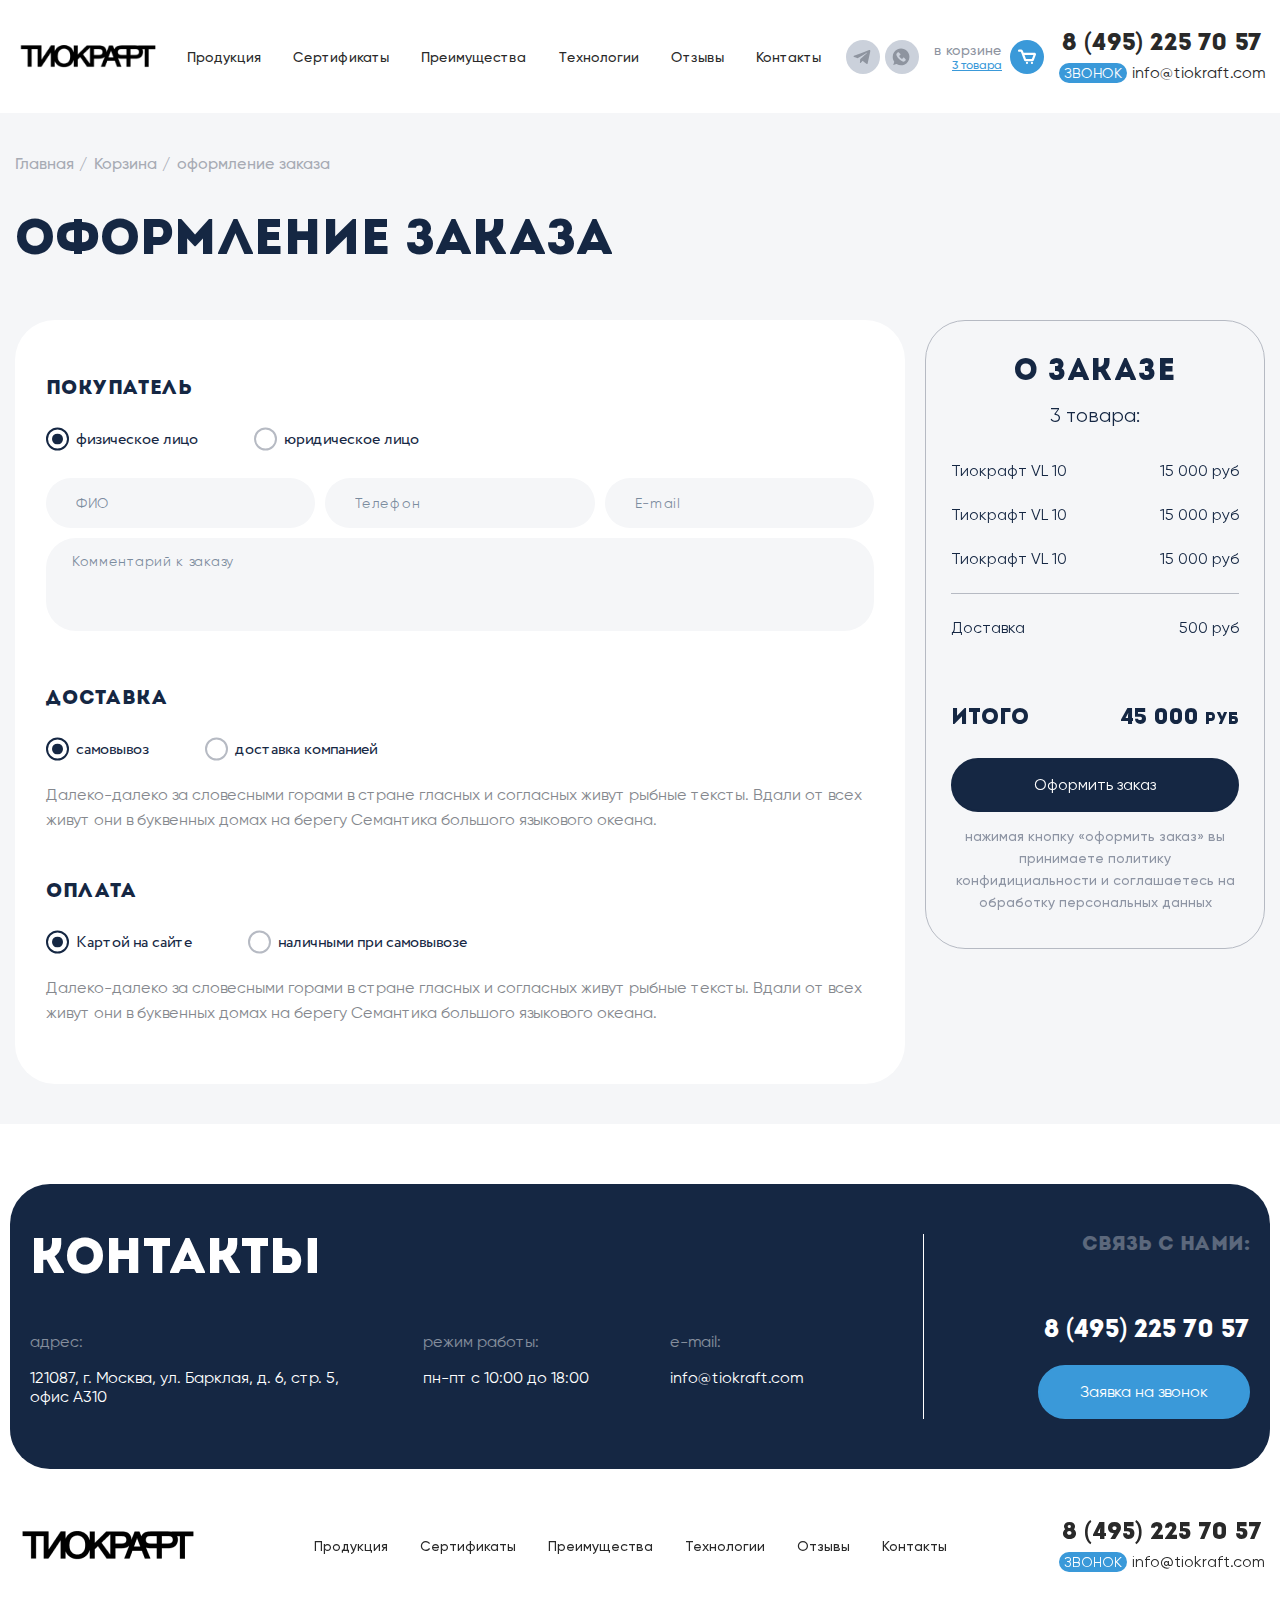
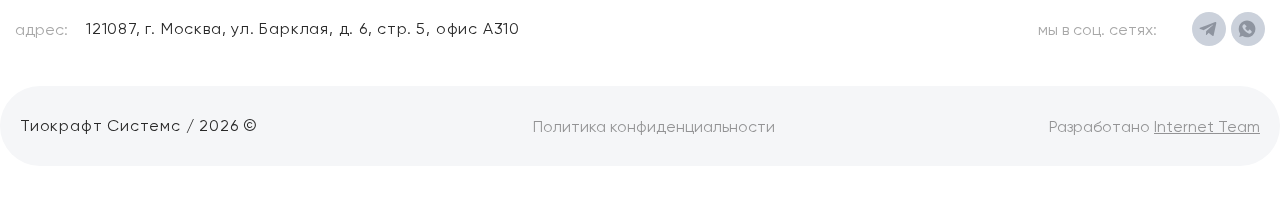
<file: pages/order.html>
<!DOCTYPE html>
<html lang="ru">

<head>
    <meta charset="UTF-8" />
    <meta name="viewport" content="width=device-width, user-scalable=no, viewport-fit=cover" />
    <title>Оформление заказа</title>

    <link rel="apple-touch-icon" sizes="180x180" href="../img/favicon/apple-touch-icon.png">
    <link rel="icon" type="image/png" sizes="32x32" href="../img/favicon/favicon-32x32.png">
    <link rel="icon" type="image/png" sizes="16x16" href="../img/favicon/favicon-16x16.png">
    <link rel="manifest" href="../img/favicon/site.webmanifest">
    <meta name="msapplication-TileColor" content="#da532c">
    <meta name="theme-color" content="#ffffff">

    <link rel="stylesheet" type="text/css" href="../fonts/stylesheet.css" />

    <link rel="stylesheet" type="text/css" href="../libs/swiper/swiper-bundle.min.css" />
    <link rel="stylesheet" type="text/css" href="../libs/micromodal/micromodal.css" />
    <link rel="stylesheet" type="text/css" href="../libs/fancybox/fancybox.css" />

    <link rel="stylesheet" type="text/css" href="../css/style.css" />
</head>

<body>

    <div class="site-wrapper">
        <header class="header">
            <div class="container">
                <div class="header-inner">
                    <div class="logo">
                        <a href="/"></a>
                        <picture class="picture">
                            <source type="image/webp" srcset="../img/logo.webp" />
                            <img src="../img/logo.png" alt="" />
                        </picture>
                    </div>

                    <nav class="menu">
                        <ul class="menu__list">
                            <li class="menu__item">
                                <a href="#" class="menu__link">Продукция</a>
                            </li>
                            <li class="menu__item">
                                <a href="#" class="menu__link">Сертификаты</a>
                            </li>
                            <li class="menu__item">
                                <a href="#" class="menu__link">Преимущества</a>
                            </li>
                            <li class="menu__item">
                                <a href="#" class="menu__link">Технологии</a>
                            </li>
                            <li class="menu__item">
                                <a href="#" class="menu__link">Отзывы</a>
                            </li>
                            <li class="menu__item">
                                <a href="#" class="menu__link">Контакты</a>
                            </li>
                        </ul>

                        <div class="social">
                            <ul class="social__list">
                                <li class="social__item">
                                    <a href="#" class="social__link">
                                        <svg width="23" height="19" viewBox="0 0 23 19" fill="none"
                                            xmlns="http://www.w3.org/2000/svg">
                                            <path
                                                d="M12.174 14.4486C11.9621 14.6861 11.7617 14.9338 11.5371 15.1585C10.8938 15.8024 10.2397 16.4354 9.59383 17.0761C9.44149 17.2272 9.28339 17.3373 9.06513 17.2323C8.85326 17.1305 8.85262 16.9391 8.86734 16.7388C8.96976 15.314 9.06577 13.8886 9.1765 12.4644C9.18482 12.355 9.26803 12.2289 9.35316 12.1508C11.1108 10.5244 12.8742 8.90369 14.6363 7.28175C15.7232 6.28132 16.8094 5.28089 17.8956 4.28045C17.9487 4.23181 18.0172 4.1902 18.0473 4.13004C18.078 4.06923 18.101 3.95082 18.0709 3.92521C18.0191 3.88233 17.9231 3.88169 17.8456 3.88361C17.804 3.88489 17.7631 3.92778 17.7221 3.95274C13.9386 6.2666 10.1545 8.57853 6.37427 10.8975C6.20785 10.9999 6.07151 11.0146 5.88845 10.9513C4.367 10.4264 2.84235 9.91116 1.31834 9.39335C0.922777 9.25893 0.733956 9.03875 0.730756 8.70271C0.727555 8.37563 0.904215 8.14905 1.28122 8.00503C6.66166 5.94464 12.0415 3.88425 17.4219 1.8245C18.4857 1.41741 19.5495 1.00841 20.6152 0.605164C21.0485 0.441305 21.4518 0.511713 21.7981 0.818307C22.136 1.11722 22.257 1.49806 22.1597 1.94291C22.0528 2.43385 21.9478 2.92478 21.8397 3.41508C20.8079 8.10168 19.7754 12.7876 18.743 17.4736C18.7225 17.5671 18.7052 17.6611 18.679 17.7533C18.4889 18.4203 17.7592 18.659 17.1876 18.2315C16.2992 17.5671 15.4178 16.8937 14.5339 16.2242C13.8343 15.6942 13.1341 15.1642 12.4345 14.6349C12.3724 14.5875 12.3064 14.5446 12.2424 14.4992C12.22 14.4819 12.197 14.4653 12.174 14.4486Z"
                                                fill="#8E949F" />
                                        </svg>
                                    </a>
                                </li>
                                <li class="social__item">
                                    <a href="#" class="social__link">
                                        <svg width="22" height="22" viewBox="0 0 22 22" fill="none"
                                            xmlns="http://www.w3.org/2000/svg">
                                            <path
                                                d="M1.53528 20.7254C1.78142 19.9883 2.01135 19.2979 2.2419 18.6075C2.40641 18.1146 2.56717 17.6198 2.7404 17.13C2.78963 16.9911 2.77592 16.8895 2.6918 16.7661C1.43247 14.9192 0.775696 12.8747 0.885365 10.6408C1.07542 6.76438 2.87624 3.81327 6.28597 1.96695C10.4329 -0.278158 15.4047 0.604184 18.6039 4.06376C20.2508 5.84465 21.135 7.9751 21.2577 10.3997C21.4783 14.7509 19.0619 18.6735 15.0446 20.3503C11.8367 21.6894 8.70057 21.4184 5.71145 19.6294C5.52576 19.5178 5.37746 19.4998 5.17494 19.5664C4.02528 19.944 2.87063 20.3073 1.71786 20.675C1.67486 20.6881 1.63124 20.6987 1.53528 20.7254ZM14.1604 16.7013C14.629 16.6963 15.0384 16.6209 15.3649 16.3168C15.7456 15.9623 16.1226 15.6028 16.4871 15.2307C16.9021 14.807 16.9252 14.0331 16.5214 13.6119C15.9899 13.0567 15.4477 12.5089 14.8851 11.9855C14.323 11.4633 13.4693 11.6758 13.179 12.3837C12.8998 13.0641 12.306 13.319 11.6255 13.0361C10.8092 12.6965 10.1668 12.1295 9.61594 11.4509C9.31559 11.0807 9.06759 10.6795 8.93611 10.2146C8.76226 9.60083 9.01899 9.10109 9.62279 8.88299C10.3886 8.6057 10.593 7.72025 10.0197 7.13451C9.50876 6.61296 8.99157 6.09701 8.47064 5.58418C7.97526 5.09628 7.30104 5.09503 6.8069 5.57795C6.46668 5.90945 6.13518 6.24781 5.79931 6.58243C5.55879 6.8217 5.42731 7.11208 5.38369 7.4467C5.2871 8.19195 5.48152 8.88923 5.79121 9.54537C7.12469 12.37 9.21153 14.493 11.924 16.0115C12.6269 16.4053 13.3808 16.6683 14.1604 16.7013Z"
                                                fill="#8E949F" />
                                        </svg>
                                    </a>
                                </li>
                            </ul>
                        </div>

                        <div class="header-info">
                            <a href="tel:84952257057" class="header-info__phone">8 (495) 225 70 57</a>
                            <div class="header-info__call">
                                <span class="header-info__text">звонок</span>
                                <a href="#" class="header-info__mail">info@tiokraft.com</a>
                            </div>
                        </div>
                    </nav>

                    <div class="social">
                        <ul class="social__list">
                            <li class="social__item">
                                <a href="#" class="social__link">
                                    <svg width="23" height="19" viewBox="0 0 23 19" fill="none"
                                        xmlns="http://www.w3.org/2000/svg">
                                        <path
                                            d="M12.174 14.4486C11.9621 14.6861 11.7617 14.9338 11.5371 15.1585C10.8938 15.8024 10.2397 16.4354 9.59383 17.0761C9.44149 17.2272 9.28339 17.3373 9.06513 17.2323C8.85326 17.1305 8.85262 16.9391 8.86734 16.7388C8.96976 15.314 9.06577 13.8886 9.1765 12.4644C9.18482 12.355 9.26803 12.2289 9.35316 12.1508C11.1108 10.5244 12.8742 8.90369 14.6363 7.28175C15.7232 6.28132 16.8094 5.28089 17.8956 4.28045C17.9487 4.23181 18.0172 4.1902 18.0473 4.13004C18.078 4.06923 18.101 3.95082 18.0709 3.92521C18.0191 3.88233 17.9231 3.88169 17.8456 3.88361C17.804 3.88489 17.7631 3.92778 17.7221 3.95274C13.9386 6.2666 10.1545 8.57853 6.37427 10.8975C6.20785 10.9999 6.07151 11.0146 5.88845 10.9513C4.367 10.4264 2.84235 9.91116 1.31834 9.39335C0.922777 9.25893 0.733956 9.03875 0.730756 8.70271C0.727555 8.37563 0.904215 8.14905 1.28122 8.00503C6.66166 5.94464 12.0415 3.88425 17.4219 1.8245C18.4857 1.41741 19.5495 1.00841 20.6152 0.605164C21.0485 0.441305 21.4518 0.511713 21.7981 0.818307C22.136 1.11722 22.257 1.49806 22.1597 1.94291C22.0528 2.43385 21.9478 2.92478 21.8397 3.41508C20.8079 8.10168 19.7754 12.7876 18.743 17.4736C18.7225 17.5671 18.7052 17.6611 18.679 17.7533C18.4889 18.4203 17.7592 18.659 17.1876 18.2315C16.2992 17.5671 15.4178 16.8937 14.5339 16.2242C13.8343 15.6942 13.1341 15.1642 12.4345 14.6349C12.3724 14.5875 12.3064 14.5446 12.2424 14.4992C12.22 14.4819 12.197 14.4653 12.174 14.4486Z"
                                            fill="#8E949F" />
                                    </svg>
                                </a>
                            </li>
                            <li class="social__item">
                                <a href="#" class="social__link">
                                    <svg width="22" height="22" viewBox="0 0 22 22" fill="none"
                                        xmlns="http://www.w3.org/2000/svg">
                                        <path
                                            d="M1.53528 20.7254C1.78142 19.9883 2.01135 19.2979 2.2419 18.6075C2.40641 18.1146 2.56717 17.6198 2.7404 17.13C2.78963 16.9911 2.77592 16.8895 2.6918 16.7661C1.43247 14.9192 0.775696 12.8747 0.885365 10.6408C1.07542 6.76438 2.87624 3.81327 6.28597 1.96695C10.4329 -0.278158 15.4047 0.604184 18.6039 4.06376C20.2508 5.84465 21.135 7.9751 21.2577 10.3997C21.4783 14.7509 19.0619 18.6735 15.0446 20.3503C11.8367 21.6894 8.70057 21.4184 5.71145 19.6294C5.52576 19.5178 5.37746 19.4998 5.17494 19.5664C4.02528 19.944 2.87063 20.3073 1.71786 20.675C1.67486 20.6881 1.63124 20.6987 1.53528 20.7254ZM14.1604 16.7013C14.629 16.6963 15.0384 16.6209 15.3649 16.3168C15.7456 15.9623 16.1226 15.6028 16.4871 15.2307C16.9021 14.807 16.9252 14.0331 16.5214 13.6119C15.9899 13.0567 15.4477 12.5089 14.8851 11.9855C14.323 11.4633 13.4693 11.6758 13.179 12.3837C12.8998 13.0641 12.306 13.319 11.6255 13.0361C10.8092 12.6965 10.1668 12.1295 9.61594 11.4509C9.31559 11.0807 9.06759 10.6795 8.93611 10.2146C8.76226 9.60083 9.01899 9.10109 9.62279 8.88299C10.3886 8.6057 10.593 7.72025 10.0197 7.13451C9.50876 6.61296 8.99157 6.09701 8.47064 5.58418C7.97526 5.09628 7.30104 5.09503 6.8069 5.57795C6.46668 5.90945 6.13518 6.24781 5.79931 6.58243C5.55879 6.8217 5.42731 7.11208 5.38369 7.4467C5.2871 8.19195 5.48152 8.88923 5.79121 9.54537C7.12469 12.37 9.21153 14.493 11.924 16.0115C12.6269 16.4053 13.3808 16.6683 14.1604 16.7013Z"
                                            fill="#8E949F" />
                                    </svg>
                                </a>
                            </li>
                        </ul>
                    </div>

                    <div class="header-basket">
                        <a href="#"></a>
                        <div class="header-basket__text">
                            <span>в корзине</span>
                            <a href="#" class="header-basket__count">3 товара</a>
                        </div>
                        <div class="header-basket__icon">
                            <svg width="24" height="20" viewBox="0 0 24 20" fill="none"
                                xmlns="http://www.w3.org/2000/svg">
                                <path
                                    d="M24 6.70627C23.0462 9.21064 22.0963 11.7163 21.1375 14.2188C20.7838 15.1425 20.0138 15.6581 19.0175 15.6588C15.94 15.66 12.8625 15.66 9.78563 15.6588C9.03563 15.6588 8.5275 15.3113 8.2575 14.6125C6.80062 10.8375 5.3425 7.06252 3.89625 3.28377C3.80562 3.04689 3.70187 2.96752 3.44812 2.98064C2.84 3.01189 2.23 3.00752 1.62125 3.01814C0.805625 3.03252 0.265625 2.63252 0.035625 1.84314C0.029375 1.82189 0.0125 1.80377 0 1.78439C0 1.61252 0 1.44064 0 1.26877C0.02875 1.18877 0.055625 1.10752 0.08625 1.02814C0.300625 0.471893 0.695 0.0887681 1.29 0.0543931C2.2625 -0.00248185 3.23938 0.0125181 4.21438 1.81507e-05C4.28375 -0.000606849 4.35375 0.0150182 4.4225 0.0300181C5.51688 0.275018 6.20125 0.980018 6.60437 1.99127C6.86125 2.63564 7.11625 3.28127 7.34875 3.93439C7.42688 4.15377 7.52688 4.22252 7.76188 4.22189C12.4312 4.21377 17.1006 4.21502 21.77 4.21627C22.7631 4.21627 23.5913 4.80627 23.8894 5.72002C23.93 5.84439 23.9631 5.97127 24 6.09689C24 6.30002 24 6.50314 24 6.70627ZM8.64188 7.22564C8.65125 7.26689 8.65438 7.29689 8.665 7.32502C9.33187 9.05689 9.99813 10.7888 10.6737 12.5175C10.6994 12.5831 10.8175 12.6531 10.8931 12.6538C13.3769 12.6606 15.8612 12.6581 18.345 12.6631C18.4887 12.6631 18.5481 12.6119 18.5969 12.485C19.2463 10.7881 19.9013 9.09377 20.5531 7.39752C20.5731 7.34502 20.5819 7.28752 20.5975 7.22564C16.6012 7.22564 12.6275 7.22564 8.64188 7.22564Z"
                                    fill="white" />
                                <path
                                    d="M18.328 19.3625C18.2649 19.3363 18.2036 19.3069 18.1393 19.285C17.4393 19.0469 17.0049 18.3457 17.1224 17.6388C17.2461 16.8907 17.8724 16.36 18.6261 16.3632C19.3611 16.3663 20.0018 16.9044 20.108 17.6075C20.223 18.3669 19.8036 19.0563 19.0843 19.2919C19.0193 19.3132 18.9555 19.3394 18.8911 19.3632C18.703 19.3625 18.5155 19.3625 18.328 19.3625Z"
                                    fill="white" />
                                <path
                                    d="M11.7187 19.3625C11.6612 19.3418 11.6043 19.3193 11.5462 19.3012C10.8131 19.0762 10.3806 18.3787 10.4968 17.6093C10.6049 16.8931 11.2531 16.3568 12.0024 16.3631C12.7637 16.3693 13.3831 16.9231 13.4874 17.6912C13.5831 18.3937 13.1149 19.095 12.4099 19.305C12.3506 19.3225 12.2924 19.3431 12.2343 19.3625C12.0624 19.3625 11.8906 19.3625 11.7187 19.3625Z"
                                    fill="white" />
                            </svg>
                        </div>
                    </div>

                    <div class="header-info">
                        <a href="tel:84952257057" class="header-info__phone">8 (495) 225 70 57</a>
                        <div class="header-info__call">
                            <span class="header-info__text">звонок</span>
                            <a href="#" class="header-info__mail">info@tiokraft.com</a>
                        </div>
                    </div>

                    <button class="burger">
                        <span class="burger__line"></span>
                        <span class="burger__line"></span>
                        <span class="burger__line"></span>
                    </button>
                </div>
            </div>
        </header>

        <main class="main">
            <section class="inner-page">
                <div class="container">
                    <section class="breadcrumbs">
                        <ul class="breadcrumbs__list">
                            <li class="breadcrumbs__item">
                                <a href="/">Главная</a>
                            </li>
                            <li class="breadcrumbs__item">
                                <a href="/">Корзина</a>
                            </li>
                            <li class="breadcrumbs__item">
                                <span>оформление заказа</span>
                            </li>
                        </ul>
                    </section>

                    <section class="basket-section">
                        <h2 class="caption caption--h2">оформление заказа</h2>
                        <form class="basket">
                            <div class="basket-content">
                                <div class="order-list">
                                    <div class="order-item">
                                        <span class="order-item__caption">покупатель</span>

                                        <div class="check-list">
                                            <div class="check-block">
                                                <input type="radio" id="individual" name="chk" checked>
                                                <label for="individual">физическое лицо</label>
                                            </div>
                                            <div class="check-block">
                                                <input type="radio" id="entity" name="chk">
                                                <label for="entity">юридическое лицо</label>
                                            </div>
                                        </div>

                                        <div class="form-list individual__visible visible">
                                            <div class="input-item">
                                                <input type="text" placeholder="ФИО">
                                            </div>
                                            <div class="input-item">
                                                <input type="text" placeholder="Телефон" class="phone-input">
                                            </div>
                                            <div class="input-item">
                                                <input type="email" placeholder="E-mail">
                                            </div>
                                            <div class="input-item textarea-item">
                                                <textarea placeholder="Комментарий к заказу"></textarea>
                                            </div>
                                        </div>

                                        <span class="order-item__title entity__visible">реквизиты</span>

                                        <div class="form-list entity__visible">
                                            <div class="input-item">
                                                <input type="text" placeholder="Наименование компании">
                                            </div>
                                            <div class="input-item">
                                                <input type="text" placeholder="Банк">
                                            </div>
                                            <div class="input-item">
                                                <input type="text" placeholder="ИНН">
                                            </div>
                                            <div class="input-item">
                                                <input type="text" placeholder="БИК">
                                            </div>
                                            <div class="input-item">
                                                <input type="text" placeholder="Кор/сч">
                                            </div>
                                            <div class="input-item">
                                                <input type="text" placeholder="Р/с">
                                            </div>

                                        </div>

                                    </div>
                                    <div class="order-item">
                                        <span class="order-item__caption">доставка</span>

                                        <div class="check-list">
                                            <div class="check-block">
                                                <input type="radio" id="delivery1" name="delivery" checked>
                                                <label for="delivery1">самовывоз</label>
                                            </div>
                                            <div class="check-block">
                                                <input type="radio" id="delivery2" name="delivery">
                                                <label for="delivery2">доставка компанией</label>
                                            </div>
                                        </div>

                                        <div class="order-item__text">
                                            <p>Далеко-далеко за словесными горами в стране гласных и согласных живут
                                                рыбные тексты. Вдали от всех живут они в буквенных домах на берегу
                                                Семантика большого языкового океана.</p>
                                        </div>
                                    </div>
                                    <div class="order-item">
                                        <span class="order-item__caption">оплата</span>

                                        <div class="check-list">
                                            <div class="check-block">
                                                <input type="radio" id="pay1" name="pay" checked>
                                                <label for="pay1">Картой на сайте</label>
                                            </div>
                                            <div class="check-block">
                                                <input type="radio" id="pay2" name="pay">
                                                <label for="pay2">наличными при самовывозе</label>
                                            </div>
                                        </div>

                                        <div class="order-item__text">
                                            <p>Далеко-далеко за словесными горами в стране гласных и согласных живут
                                                рыбные тексты. Вдали от всех живут они в буквенных домах на берегу
                                                Семантика большого языкового океана.</p>
                                        </div>
                                    </div>
                                </div>
                            </div>
                            <div class="basket-result">
                                <span class="caption caption--h3">о заказе</span>
                                <span class="basket-result__count">3 товара:</span>

                                <ul class="basket-result__list">
                                    <li>
                                        <span>Тиокрафт VL 10</span>
                                        <span>15 000 руб</span>
                                    </li>
                                    <li>
                                        <span>Тиокрафт VL 10</span>
                                        <span>15 000 руб</span>
                                    </li>
                                    <li>
                                        <span>Тиокрафт VL 10</span>
                                        <span>15 000 руб</span>
                                    </li>
                                </ul>

                                <ul class="basket-result__list basket-result__list--delivery">
                                    <li>
                                        <span>Доставка</span>
                                        <span>500 руб</span>
                                    </li>

                                </ul>

                                <div class="basket-result__result">
                                    <span>итого</span>

                                    <div class="product-item__price">
                                        <span class="price">45 000</span>
                                        <span class="cur">руб</span>
                                    </div>
                                </div>

                                <div class="basket-result__controls">
                                    <button class="btn btn--blueDark">Оформить заказ</button>
                                </div>

                                <p class="basket-result__desc">нажимая кнопку «оформить заказ»
                                    вы принимаете политику конфидициальности
                                    и соглашаетесь на обработку персональных данных</p>
                            </div>
                        </form>
                    </section>
                </div>
            </section>

            <section class="contacts">
                <div class="container">
                    <div class="contacts__inner">
                        <div class="contacts-left">
                            <h2 class="caption caption--h2">контакты</h2>
                            <ul class="contacts__info">
                                <li>
                                    <span class="contacts__title">адрес:</span>
                                    <p>
                                        121087, г. Москва, ул. Барклая, д. 6, стр. 5, офис А310
                                    </p>
                                </li>
                                <li>
                                    <span class="contacts__title">режим работы:</span>
                                    <p>
                                        пн-пт с 10:00 до 18:00
                                    </p>
                                </li>
                                <li>
                                    <span class="contacts__title">e-mail:</span>
                                    <a href="mailto:info@tiokraft.com">info@tiokraft.com</a>
                                </li>
                            </ul>
                        </div>
                        <div class="contacts-right">
                            <span class="contacts-right__title">связь с нами:</span>
                            <a href="tel:84952257057" class="contacts-right__link">8 (495) 225 70 57</a>
                            <a href="#" class="btn btn--blue contacts-right__btn">Заявка на звонок</a>
                        </div>
                    </div>
                </div>
            </section>
        </main>

        <footer class="footer">
            <div class="footer-top">
                <div class="container">
                    <div class="footer-top__inner">
                        <div class="logo">
                            <a href="/"></a>
                            <picture class="picture">
                                <source type="image/webp" srcset="../img/logo.webp" />
                                <img src="../img/logo.png" alt="" />
                            </picture>
                        </div>

                        <nav class="menu">
                            <ul class="menu__list">
                                <li class="menu__item">
                                    <a href="#" class="menu__link">Продукция</a>
                                </li>
                                <li class="menu__item">
                                    <a href="#" class="menu__link">Сертификаты</a>
                                </li>
                                <li class="menu__item">
                                    <a href="#" class="menu__link">Преимущества</a>
                                </li>
                                <li class="menu__item">
                                    <a href="#" class="menu__link">Технологии</a>
                                </li>
                                <li class="menu__item">
                                    <a href="#" class="menu__link">Отзывы</a>
                                </li>
                                <li class="menu__item">
                                    <a href="#" class="menu__link">Контакты</a>
                                </li>
                            </ul>

                            <div class="social">
                                <ul class="social__list">
                                    <li class="social__item">
                                        <a href="#" class="social__link">
                                            <svg width="23" height="19" viewBox="0 0 23 19" fill="none"
                                                xmlns="http://www.w3.org/2000/svg">
                                                <path
                                                    d="M12.174 14.4486C11.9621 14.6861 11.7617 14.9338 11.5371 15.1585C10.8938 15.8024 10.2397 16.4354 9.59383 17.0761C9.44149 17.2272 9.28339 17.3373 9.06513 17.2323C8.85326 17.1305 8.85262 16.9391 8.86734 16.7388C8.96976 15.314 9.06577 13.8886 9.1765 12.4644C9.18482 12.355 9.26803 12.2289 9.35316 12.1508C11.1108 10.5244 12.8742 8.90369 14.6363 7.28175C15.7232 6.28132 16.8094 5.28089 17.8956 4.28045C17.9487 4.23181 18.0172 4.1902 18.0473 4.13004C18.078 4.06923 18.101 3.95082 18.0709 3.92521C18.0191 3.88233 17.9231 3.88169 17.8456 3.88361C17.804 3.88489 17.7631 3.92778 17.7221 3.95274C13.9386 6.2666 10.1545 8.57853 6.37427 10.8975C6.20785 10.9999 6.07151 11.0146 5.88845 10.9513C4.367 10.4264 2.84235 9.91116 1.31834 9.39335C0.922777 9.25893 0.733956 9.03875 0.730756 8.70271C0.727555 8.37563 0.904215 8.14905 1.28122 8.00503C6.66166 5.94464 12.0415 3.88425 17.4219 1.8245C18.4857 1.41741 19.5495 1.00841 20.6152 0.605164C21.0485 0.441305 21.4518 0.511713 21.7981 0.818307C22.136 1.11722 22.257 1.49806 22.1597 1.94291C22.0528 2.43385 21.9478 2.92478 21.8397 3.41508C20.8079 8.10168 19.7754 12.7876 18.743 17.4736C18.7225 17.5671 18.7052 17.6611 18.679 17.7533C18.4889 18.4203 17.7592 18.659 17.1876 18.2315C16.2992 17.5671 15.4178 16.8937 14.5339 16.2242C13.8343 15.6942 13.1341 15.1642 12.4345 14.6349C12.3724 14.5875 12.3064 14.5446 12.2424 14.4992C12.22 14.4819 12.197 14.4653 12.174 14.4486Z"
                                                    fill="#8E949F" />
                                            </svg>
                                        </a>
                                    </li>
                                    <li class="social__item">
                                        <a href="#" class="social__link">
                                            <svg width="22" height="22" viewBox="0 0 22 22" fill="none"
                                                xmlns="http://www.w3.org/2000/svg">
                                                <path
                                                    d="M1.53528 20.7254C1.78142 19.9883 2.01135 19.2979 2.2419 18.6075C2.40641 18.1146 2.56717 17.6198 2.7404 17.13C2.78963 16.9911 2.77592 16.8895 2.6918 16.7661C1.43247 14.9192 0.775696 12.8747 0.885365 10.6408C1.07542 6.76438 2.87624 3.81327 6.28597 1.96695C10.4329 -0.278158 15.4047 0.604184 18.6039 4.06376C20.2508 5.84465 21.135 7.9751 21.2577 10.3997C21.4783 14.7509 19.0619 18.6735 15.0446 20.3503C11.8367 21.6894 8.70057 21.4184 5.71145 19.6294C5.52576 19.5178 5.37746 19.4998 5.17494 19.5664C4.02528 19.944 2.87063 20.3073 1.71786 20.675C1.67486 20.6881 1.63124 20.6987 1.53528 20.7254ZM14.1604 16.7013C14.629 16.6963 15.0384 16.6209 15.3649 16.3168C15.7456 15.9623 16.1226 15.6028 16.4871 15.2307C16.9021 14.807 16.9252 14.0331 16.5214 13.6119C15.9899 13.0567 15.4477 12.5089 14.8851 11.9855C14.323 11.4633 13.4693 11.6758 13.179 12.3837C12.8998 13.0641 12.306 13.319 11.6255 13.0361C10.8092 12.6965 10.1668 12.1295 9.61594 11.4509C9.31559 11.0807 9.06759 10.6795 8.93611 10.2146C8.76226 9.60083 9.01899 9.10109 9.62279 8.88299C10.3886 8.6057 10.593 7.72025 10.0197 7.13451C9.50876 6.61296 8.99157 6.09701 8.47064 5.58418C7.97526 5.09628 7.30104 5.09503 6.8069 5.57795C6.46668 5.90945 6.13518 6.24781 5.79931 6.58243C5.55879 6.8217 5.42731 7.11208 5.38369 7.4467C5.2871 8.19195 5.48152 8.88923 5.79121 9.54537C7.12469 12.37 9.21153 14.493 11.924 16.0115C12.6269 16.4053 13.3808 16.6683 14.1604 16.7013Z"
                                                    fill="#8E949F" />
                                            </svg>
                                        </a>
                                    </li>
                                </ul>
                            </div>

                            <div class="header-info">
                                <a href="tel:84952257057" class="header-info__phone">8 (495) 225 70 57</a>
                                <div class="header-info__call">
                                    <span class="header-info__text">звонок</span>
                                    <a href="#" class="header-info__mail">info@tiokraft.com</a>
                                </div>
                            </div>
                        </nav>

                        <div class="header-info">
                            <a href="tel:84952257057" class="header-info__phone">8 (495) 225 70 57</a>
                            <div class="header-info__call">
                                <span class="header-info__text">звонок</span>
                                <a href="#" class="header-info__mail">info@tiokraft.com</a>
                            </div>
                        </div>
                    </div>
                </div>
            </div>

            <div class="footer-center">
                <div class="container">
                    <div class="footer-center__inner">
                        <div class="footer-adress">
                            <span class="footer-adress__title">адрес:</span>
                            <span class="footer-adress__text">121087, г. Москва, ул. Барклая, д. 6, стр. 5, офис
                                А310</span>
                        </div>
                        <div class="footer-social">
                            <span class="footer-social__text">мы в соц. сетях:</span>
                            <div class="social">
                                <ul class="social__list">
                                    <li class="social__item">
                                        <a href="#" class="social__link">
                                            <svg width="23" height="19" viewBox="0 0 23 19" fill="none"
                                                xmlns="http://www.w3.org/2000/svg">
                                                <path
                                                    d="M12.174 14.4486C11.9621 14.6861 11.7617 14.9338 11.5371 15.1585C10.8938 15.8024 10.2397 16.4354 9.59383 17.0761C9.44149 17.2272 9.28339 17.3373 9.06513 17.2323C8.85326 17.1305 8.85262 16.9391 8.86734 16.7388C8.96976 15.314 9.06577 13.8886 9.1765 12.4644C9.18482 12.355 9.26803 12.2289 9.35316 12.1508C11.1108 10.5244 12.8742 8.90369 14.6363 7.28175C15.7232 6.28132 16.8094 5.28089 17.8956 4.28045C17.9487 4.23181 18.0172 4.1902 18.0473 4.13004C18.078 4.06923 18.101 3.95082 18.0709 3.92521C18.0191 3.88233 17.9231 3.88169 17.8456 3.88361C17.804 3.88489 17.7631 3.92778 17.7221 3.95274C13.9386 6.2666 10.1545 8.57853 6.37427 10.8975C6.20785 10.9999 6.07151 11.0146 5.88845 10.9513C4.367 10.4264 2.84235 9.91116 1.31834 9.39335C0.922777 9.25893 0.733956 9.03875 0.730756 8.70271C0.727555 8.37563 0.904215 8.14905 1.28122 8.00503C6.66166 5.94464 12.0415 3.88425 17.4219 1.8245C18.4857 1.41741 19.5495 1.00841 20.6152 0.605164C21.0485 0.441305 21.4518 0.511713 21.7981 0.818307C22.136 1.11722 22.257 1.49806 22.1597 1.94291C22.0528 2.43385 21.9478 2.92478 21.8397 3.41508C20.8079 8.10168 19.7754 12.7876 18.743 17.4736C18.7225 17.5671 18.7052 17.6611 18.679 17.7533C18.4889 18.4203 17.7592 18.659 17.1876 18.2315C16.2992 17.5671 15.4178 16.8937 14.5339 16.2242C13.8343 15.6942 13.1341 15.1642 12.4345 14.6349C12.3724 14.5875 12.3064 14.5446 12.2424 14.4992C12.22 14.4819 12.197 14.4653 12.174 14.4486Z"
                                                    fill="#8E949F" />
                                            </svg>
                                        </a>
                                    </li>
                                    <li class="social__item">
                                        <a href="#" class="social__link">
                                            <svg width="22" height="22" viewBox="0 0 22 22" fill="none"
                                                xmlns="http://www.w3.org/2000/svg">
                                                <path
                                                    d="M1.53528 20.7254C1.78142 19.9883 2.01135 19.2979 2.2419 18.6075C2.40641 18.1146 2.56717 17.6198 2.7404 17.13C2.78963 16.9911 2.77592 16.8895 2.6918 16.7661C1.43247 14.9192 0.775696 12.8747 0.885365 10.6408C1.07542 6.76438 2.87624 3.81327 6.28597 1.96695C10.4329 -0.278158 15.4047 0.604184 18.6039 4.06376C20.2508 5.84465 21.135 7.9751 21.2577 10.3997C21.4783 14.7509 19.0619 18.6735 15.0446 20.3503C11.8367 21.6894 8.70057 21.4184 5.71145 19.6294C5.52576 19.5178 5.37746 19.4998 5.17494 19.5664C4.02528 19.944 2.87063 20.3073 1.71786 20.675C1.67486 20.6881 1.63124 20.6987 1.53528 20.7254ZM14.1604 16.7013C14.629 16.6963 15.0384 16.6209 15.3649 16.3168C15.7456 15.9623 16.1226 15.6028 16.4871 15.2307C16.9021 14.807 16.9252 14.0331 16.5214 13.6119C15.9899 13.0567 15.4477 12.5089 14.8851 11.9855C14.323 11.4633 13.4693 11.6758 13.179 12.3837C12.8998 13.0641 12.306 13.319 11.6255 13.0361C10.8092 12.6965 10.1668 12.1295 9.61594 11.4509C9.31559 11.0807 9.06759 10.6795 8.93611 10.2146C8.76226 9.60083 9.01899 9.10109 9.62279 8.88299C10.3886 8.6057 10.593 7.72025 10.0197 7.13451C9.50876 6.61296 8.99157 6.09701 8.47064 5.58418C7.97526 5.09628 7.30104 5.09503 6.8069 5.57795C6.46668 5.90945 6.13518 6.24781 5.79931 6.58243C5.55879 6.8217 5.42731 7.11208 5.38369 7.4467C5.2871 8.19195 5.48152 8.88923 5.79121 9.54537C7.12469 12.37 9.21153 14.493 11.924 16.0115C12.6269 16.4053 13.3808 16.6683 14.1604 16.7013Z"
                                                    fill="#8E949F" />
                                            </svg>
                                        </a>
                                    </li>
                                </ul>
                            </div>
                        </div>
                    </div>
                </div>
            </div>

            <div class="footer-bottom">
                <div class="container">
                    <div class="footer-bottom__inner">
                        <div class="copyRight">
                            <p>Тиокрафт Системс / <span class="thisYear"></span> &copy;</p>
                        </div>


                        <a href="#">Политика конфиденциальности</a>

                        <div class="footer__developer">
                            <span class="developer__text">Разработано</span>
                            <a href="#">Internet Team</a>
                        </div>

                    </div>

                </div>
            </div>
        </footer>
    </div>

    <script src="../libs/jquery/jquery-3.7.0.min.js"></script>
    <script src="../libs/swiper/swiper-bundle.min.js"></script>
    <script src="../libs/micromodal/micromodal.min.js"></script>
    <script src="../libs/tabslet/jquery.tabslet.min.js"></script>
    <script src="../libs/fancybox/fancybox.umd.js"></script>
    <script src="../libs/inputmask/jquery.inputmask.min.js"></script>
    <script src="../js/main.js"></script>
</body>

</html>
</file>
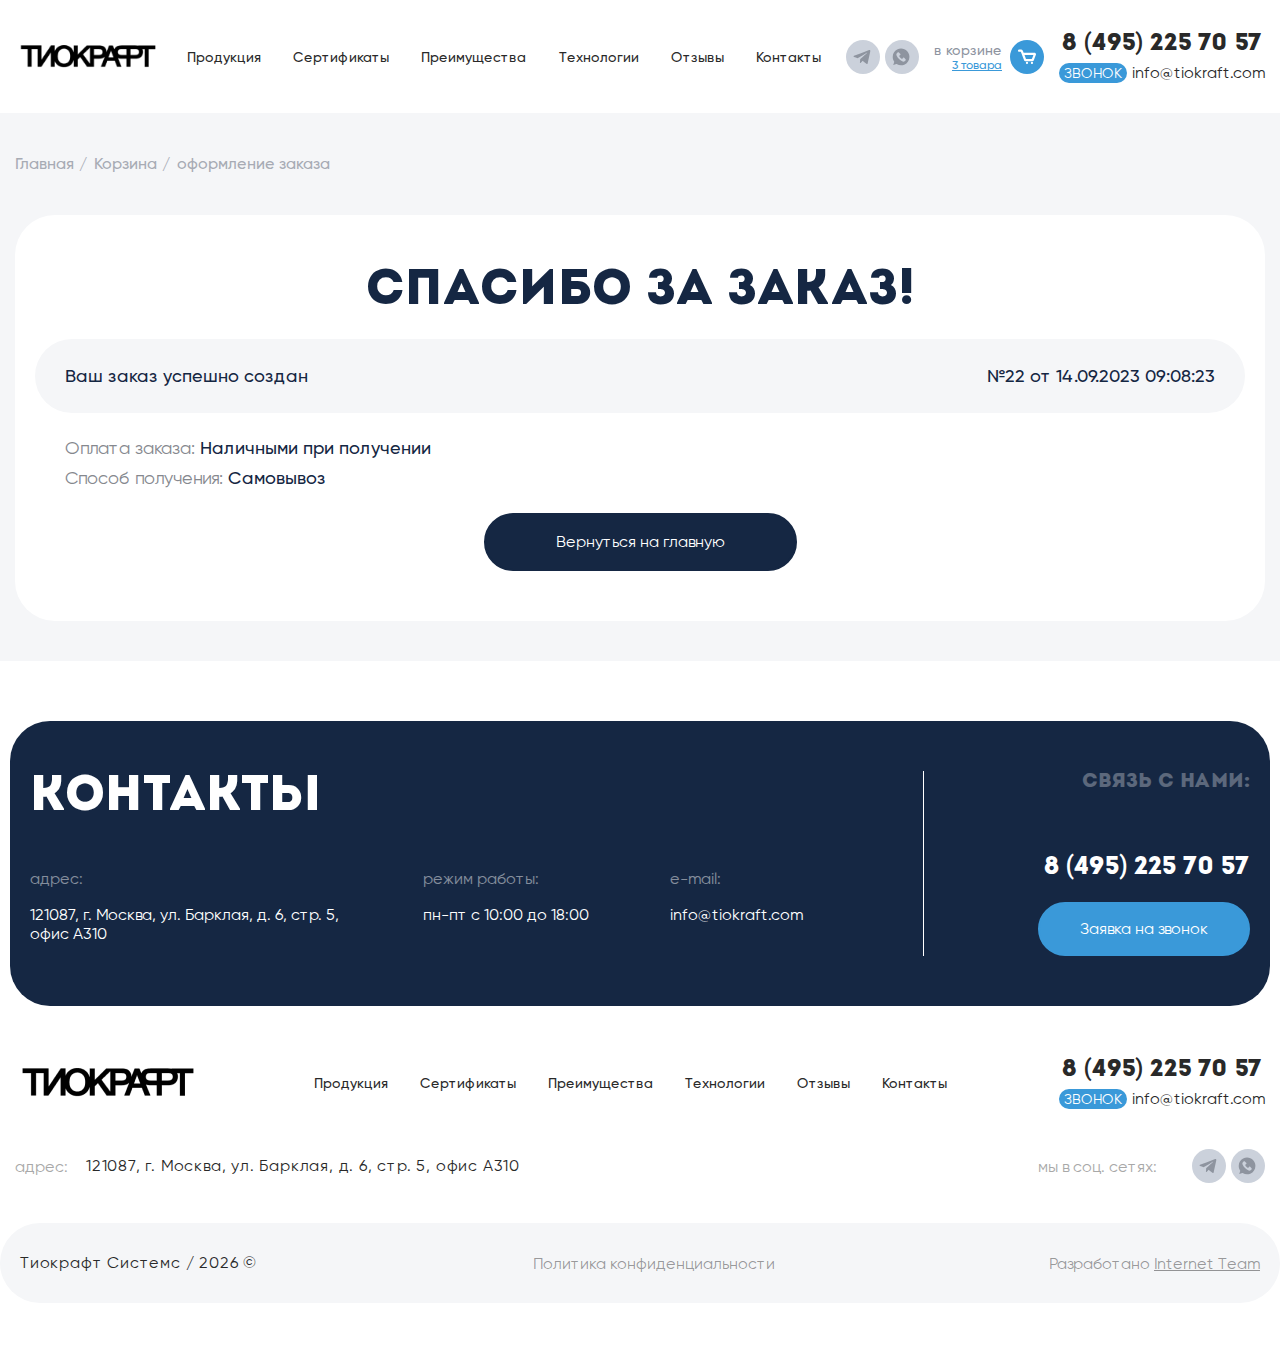
<file: pages/thanks.html>
<!DOCTYPE html>
<html lang="ru">

<head>
    <meta charset="UTF-8" />
    <meta name="viewport" content="width=device-width, user-scalable=no, viewport-fit=cover" />
    <title>Спасибо за заказ!</title>

    <link rel="apple-touch-icon" sizes="180x180" href="../img/favicon/apple-touch-icon.png">
    <link rel="icon" type="image/png" sizes="32x32" href="../img/favicon/favicon-32x32.png">
    <link rel="icon" type="image/png" sizes="16x16" href="../img/favicon/favicon-16x16.png">
    <link rel="manifest" href="../img/favicon/site.webmanifest">
    <meta name="msapplication-TileColor" content="#da532c">
    <meta name="theme-color" content="#ffffff">

    <link rel="stylesheet" type="text/css" href="../fonts/stylesheet.css" />

    <link rel="stylesheet" type="text/css" href="../libs/swiper/swiper-bundle.min.css" />
    <link rel="stylesheet" type="text/css" href="../libs/micromodal/micromodal.css" />
    <link rel="stylesheet" type="text/css" href="../libs/fancybox/fancybox.css" />

    <link rel="stylesheet" type="text/css" href="../css/style.css" />
</head>

<body>

    <div class="site-wrapper">
        <header class="header">
            <div class="container">
                <div class="header-inner">
                    <div class="logo">
                        <a href="/"></a>
                        <picture class="picture">
                            <source type="image/webp" srcset="../img/logo.webp" />
                            <img src="../img/logo.png" alt="" />
                        </picture>
                    </div>

                    <nav class="menu">
                        <ul class="menu__list">
                            <li class="menu__item">
                                <a href="#" class="menu__link">Продукция</a>
                            </li>
                            <li class="menu__item">
                                <a href="#" class="menu__link">Сертификаты</a>
                            </li>
                            <li class="menu__item">
                                <a href="#" class="menu__link">Преимущества</a>
                            </li>
                            <li class="menu__item">
                                <a href="#" class="menu__link">Технологии</a>
                            </li>
                            <li class="menu__item">
                                <a href="#" class="menu__link">Отзывы</a>
                            </li>
                            <li class="menu__item">
                                <a href="#" class="menu__link">Контакты</a>
                            </li>
                        </ul>

                        <div class="social">
                            <ul class="social__list">
                                <li class="social__item">
                                    <a href="#" class="social__link">
                                        <svg width="23" height="19" viewBox="0 0 23 19" fill="none"
                                            xmlns="http://www.w3.org/2000/svg">
                                            <path
                                                d="M12.174 14.4486C11.9621 14.6861 11.7617 14.9338 11.5371 15.1585C10.8938 15.8024 10.2397 16.4354 9.59383 17.0761C9.44149 17.2272 9.28339 17.3373 9.06513 17.2323C8.85326 17.1305 8.85262 16.9391 8.86734 16.7388C8.96976 15.314 9.06577 13.8886 9.1765 12.4644C9.18482 12.355 9.26803 12.2289 9.35316 12.1508C11.1108 10.5244 12.8742 8.90369 14.6363 7.28175C15.7232 6.28132 16.8094 5.28089 17.8956 4.28045C17.9487 4.23181 18.0172 4.1902 18.0473 4.13004C18.078 4.06923 18.101 3.95082 18.0709 3.92521C18.0191 3.88233 17.9231 3.88169 17.8456 3.88361C17.804 3.88489 17.7631 3.92778 17.7221 3.95274C13.9386 6.2666 10.1545 8.57853 6.37427 10.8975C6.20785 10.9999 6.07151 11.0146 5.88845 10.9513C4.367 10.4264 2.84235 9.91116 1.31834 9.39335C0.922777 9.25893 0.733956 9.03875 0.730756 8.70271C0.727555 8.37563 0.904215 8.14905 1.28122 8.00503C6.66166 5.94464 12.0415 3.88425 17.4219 1.8245C18.4857 1.41741 19.5495 1.00841 20.6152 0.605164C21.0485 0.441305 21.4518 0.511713 21.7981 0.818307C22.136 1.11722 22.257 1.49806 22.1597 1.94291C22.0528 2.43385 21.9478 2.92478 21.8397 3.41508C20.8079 8.10168 19.7754 12.7876 18.743 17.4736C18.7225 17.5671 18.7052 17.6611 18.679 17.7533C18.4889 18.4203 17.7592 18.659 17.1876 18.2315C16.2992 17.5671 15.4178 16.8937 14.5339 16.2242C13.8343 15.6942 13.1341 15.1642 12.4345 14.6349C12.3724 14.5875 12.3064 14.5446 12.2424 14.4992C12.22 14.4819 12.197 14.4653 12.174 14.4486Z"
                                                fill="#8E949F" />
                                        </svg>
                                    </a>
                                </li>
                                <li class="social__item">
                                    <a href="#" class="social__link">
                                        <svg width="22" height="22" viewBox="0 0 22 22" fill="none"
                                            xmlns="http://www.w3.org/2000/svg">
                                            <path
                                                d="M1.53528 20.7254C1.78142 19.9883 2.01135 19.2979 2.2419 18.6075C2.40641 18.1146 2.56717 17.6198 2.7404 17.13C2.78963 16.9911 2.77592 16.8895 2.6918 16.7661C1.43247 14.9192 0.775696 12.8747 0.885365 10.6408C1.07542 6.76438 2.87624 3.81327 6.28597 1.96695C10.4329 -0.278158 15.4047 0.604184 18.6039 4.06376C20.2508 5.84465 21.135 7.9751 21.2577 10.3997C21.4783 14.7509 19.0619 18.6735 15.0446 20.3503C11.8367 21.6894 8.70057 21.4184 5.71145 19.6294C5.52576 19.5178 5.37746 19.4998 5.17494 19.5664C4.02528 19.944 2.87063 20.3073 1.71786 20.675C1.67486 20.6881 1.63124 20.6987 1.53528 20.7254ZM14.1604 16.7013C14.629 16.6963 15.0384 16.6209 15.3649 16.3168C15.7456 15.9623 16.1226 15.6028 16.4871 15.2307C16.9021 14.807 16.9252 14.0331 16.5214 13.6119C15.9899 13.0567 15.4477 12.5089 14.8851 11.9855C14.323 11.4633 13.4693 11.6758 13.179 12.3837C12.8998 13.0641 12.306 13.319 11.6255 13.0361C10.8092 12.6965 10.1668 12.1295 9.61594 11.4509C9.31559 11.0807 9.06759 10.6795 8.93611 10.2146C8.76226 9.60083 9.01899 9.10109 9.62279 8.88299C10.3886 8.6057 10.593 7.72025 10.0197 7.13451C9.50876 6.61296 8.99157 6.09701 8.47064 5.58418C7.97526 5.09628 7.30104 5.09503 6.8069 5.57795C6.46668 5.90945 6.13518 6.24781 5.79931 6.58243C5.55879 6.8217 5.42731 7.11208 5.38369 7.4467C5.2871 8.19195 5.48152 8.88923 5.79121 9.54537C7.12469 12.37 9.21153 14.493 11.924 16.0115C12.6269 16.4053 13.3808 16.6683 14.1604 16.7013Z"
                                                fill="#8E949F" />
                                        </svg>
                                    </a>
                                </li>
                            </ul>
                        </div>

                        <div class="header-info">
                            <a href="tel:84952257057" class="header-info__phone">8 (495) 225 70 57</a>
                            <div class="header-info__call">
                                <span class="header-info__text">звонок</span>
                                <a href="#" class="header-info__mail">info@tiokraft.com</a>
                            </div>
                        </div>
                    </nav>

                    <div class="social">
                        <ul class="social__list">
                            <li class="social__item">
                                <a href="#" class="social__link">
                                    <svg width="23" height="19" viewBox="0 0 23 19" fill="none"
                                        xmlns="http://www.w3.org/2000/svg">
                                        <path
                                            d="M12.174 14.4486C11.9621 14.6861 11.7617 14.9338 11.5371 15.1585C10.8938 15.8024 10.2397 16.4354 9.59383 17.0761C9.44149 17.2272 9.28339 17.3373 9.06513 17.2323C8.85326 17.1305 8.85262 16.9391 8.86734 16.7388C8.96976 15.314 9.06577 13.8886 9.1765 12.4644C9.18482 12.355 9.26803 12.2289 9.35316 12.1508C11.1108 10.5244 12.8742 8.90369 14.6363 7.28175C15.7232 6.28132 16.8094 5.28089 17.8956 4.28045C17.9487 4.23181 18.0172 4.1902 18.0473 4.13004C18.078 4.06923 18.101 3.95082 18.0709 3.92521C18.0191 3.88233 17.9231 3.88169 17.8456 3.88361C17.804 3.88489 17.7631 3.92778 17.7221 3.95274C13.9386 6.2666 10.1545 8.57853 6.37427 10.8975C6.20785 10.9999 6.07151 11.0146 5.88845 10.9513C4.367 10.4264 2.84235 9.91116 1.31834 9.39335C0.922777 9.25893 0.733956 9.03875 0.730756 8.70271C0.727555 8.37563 0.904215 8.14905 1.28122 8.00503C6.66166 5.94464 12.0415 3.88425 17.4219 1.8245C18.4857 1.41741 19.5495 1.00841 20.6152 0.605164C21.0485 0.441305 21.4518 0.511713 21.7981 0.818307C22.136 1.11722 22.257 1.49806 22.1597 1.94291C22.0528 2.43385 21.9478 2.92478 21.8397 3.41508C20.8079 8.10168 19.7754 12.7876 18.743 17.4736C18.7225 17.5671 18.7052 17.6611 18.679 17.7533C18.4889 18.4203 17.7592 18.659 17.1876 18.2315C16.2992 17.5671 15.4178 16.8937 14.5339 16.2242C13.8343 15.6942 13.1341 15.1642 12.4345 14.6349C12.3724 14.5875 12.3064 14.5446 12.2424 14.4992C12.22 14.4819 12.197 14.4653 12.174 14.4486Z"
                                            fill="#8E949F" />
                                    </svg>
                                </a>
                            </li>
                            <li class="social__item">
                                <a href="#" class="social__link">
                                    <svg width="22" height="22" viewBox="0 0 22 22" fill="none"
                                        xmlns="http://www.w3.org/2000/svg">
                                        <path
                                            d="M1.53528 20.7254C1.78142 19.9883 2.01135 19.2979 2.2419 18.6075C2.40641 18.1146 2.56717 17.6198 2.7404 17.13C2.78963 16.9911 2.77592 16.8895 2.6918 16.7661C1.43247 14.9192 0.775696 12.8747 0.885365 10.6408C1.07542 6.76438 2.87624 3.81327 6.28597 1.96695C10.4329 -0.278158 15.4047 0.604184 18.6039 4.06376C20.2508 5.84465 21.135 7.9751 21.2577 10.3997C21.4783 14.7509 19.0619 18.6735 15.0446 20.3503C11.8367 21.6894 8.70057 21.4184 5.71145 19.6294C5.52576 19.5178 5.37746 19.4998 5.17494 19.5664C4.02528 19.944 2.87063 20.3073 1.71786 20.675C1.67486 20.6881 1.63124 20.6987 1.53528 20.7254ZM14.1604 16.7013C14.629 16.6963 15.0384 16.6209 15.3649 16.3168C15.7456 15.9623 16.1226 15.6028 16.4871 15.2307C16.9021 14.807 16.9252 14.0331 16.5214 13.6119C15.9899 13.0567 15.4477 12.5089 14.8851 11.9855C14.323 11.4633 13.4693 11.6758 13.179 12.3837C12.8998 13.0641 12.306 13.319 11.6255 13.0361C10.8092 12.6965 10.1668 12.1295 9.61594 11.4509C9.31559 11.0807 9.06759 10.6795 8.93611 10.2146C8.76226 9.60083 9.01899 9.10109 9.62279 8.88299C10.3886 8.6057 10.593 7.72025 10.0197 7.13451C9.50876 6.61296 8.99157 6.09701 8.47064 5.58418C7.97526 5.09628 7.30104 5.09503 6.8069 5.57795C6.46668 5.90945 6.13518 6.24781 5.79931 6.58243C5.55879 6.8217 5.42731 7.11208 5.38369 7.4467C5.2871 8.19195 5.48152 8.88923 5.79121 9.54537C7.12469 12.37 9.21153 14.493 11.924 16.0115C12.6269 16.4053 13.3808 16.6683 14.1604 16.7013Z"
                                            fill="#8E949F" />
                                    </svg>
                                </a>
                            </li>
                        </ul>
                    </div>

                    <div class="header-basket">
                        <a href="#"></a>
                        <div class="header-basket__text">
                            <span>в корзине</span>
                            <a href="#" class="header-basket__count">3 товара</a>
                        </div>
                        <div class="header-basket__icon">
                            <svg width="24" height="20" viewBox="0 0 24 20" fill="none"
                                xmlns="http://www.w3.org/2000/svg">
                                <path
                                    d="M24 6.70627C23.0462 9.21064 22.0963 11.7163 21.1375 14.2188C20.7838 15.1425 20.0138 15.6581 19.0175 15.6588C15.94 15.66 12.8625 15.66 9.78563 15.6588C9.03563 15.6588 8.5275 15.3113 8.2575 14.6125C6.80062 10.8375 5.3425 7.06252 3.89625 3.28377C3.80562 3.04689 3.70187 2.96752 3.44812 2.98064C2.84 3.01189 2.23 3.00752 1.62125 3.01814C0.805625 3.03252 0.265625 2.63252 0.035625 1.84314C0.029375 1.82189 0.0125 1.80377 0 1.78439C0 1.61252 0 1.44064 0 1.26877C0.02875 1.18877 0.055625 1.10752 0.08625 1.02814C0.300625 0.471893 0.695 0.0887681 1.29 0.0543931C2.2625 -0.00248185 3.23938 0.0125181 4.21438 1.81507e-05C4.28375 -0.000606849 4.35375 0.0150182 4.4225 0.0300181C5.51688 0.275018 6.20125 0.980018 6.60437 1.99127C6.86125 2.63564 7.11625 3.28127 7.34875 3.93439C7.42688 4.15377 7.52688 4.22252 7.76188 4.22189C12.4312 4.21377 17.1006 4.21502 21.77 4.21627C22.7631 4.21627 23.5913 4.80627 23.8894 5.72002C23.93 5.84439 23.9631 5.97127 24 6.09689C24 6.30002 24 6.50314 24 6.70627ZM8.64188 7.22564C8.65125 7.26689 8.65438 7.29689 8.665 7.32502C9.33187 9.05689 9.99813 10.7888 10.6737 12.5175C10.6994 12.5831 10.8175 12.6531 10.8931 12.6538C13.3769 12.6606 15.8612 12.6581 18.345 12.6631C18.4887 12.6631 18.5481 12.6119 18.5969 12.485C19.2463 10.7881 19.9013 9.09377 20.5531 7.39752C20.5731 7.34502 20.5819 7.28752 20.5975 7.22564C16.6012 7.22564 12.6275 7.22564 8.64188 7.22564Z"
                                    fill="white" />
                                <path
                                    d="M18.328 19.3625C18.2649 19.3363 18.2036 19.3069 18.1393 19.285C17.4393 19.0469 17.0049 18.3457 17.1224 17.6388C17.2461 16.8907 17.8724 16.36 18.6261 16.3632C19.3611 16.3663 20.0018 16.9044 20.108 17.6075C20.223 18.3669 19.8036 19.0563 19.0843 19.2919C19.0193 19.3132 18.9555 19.3394 18.8911 19.3632C18.703 19.3625 18.5155 19.3625 18.328 19.3625Z"
                                    fill="white" />
                                <path
                                    d="M11.7187 19.3625C11.6612 19.3418 11.6043 19.3193 11.5462 19.3012C10.8131 19.0762 10.3806 18.3787 10.4968 17.6093C10.6049 16.8931 11.2531 16.3568 12.0024 16.3631C12.7637 16.3693 13.3831 16.9231 13.4874 17.6912C13.5831 18.3937 13.1149 19.095 12.4099 19.305C12.3506 19.3225 12.2924 19.3431 12.2343 19.3625C12.0624 19.3625 11.8906 19.3625 11.7187 19.3625Z"
                                    fill="white" />
                            </svg>
                        </div>
                    </div>

                    <div class="header-info">
                        <a href="tel:84952257057" class="header-info__phone">8 (495) 225 70 57</a>
                        <div class="header-info__call">
                            <span class="header-info__text">звонок</span>
                            <a href="#" class="header-info__mail">info@tiokraft.com</a>
                        </div>
                    </div>

                    <button class="burger">
                        <span class="burger__line"></span>
                        <span class="burger__line"></span>
                        <span class="burger__line"></span>
                    </button>
                </div>
            </div>
        </header>

        <main class="main">
            <section class="inner-page">
                <div class="container">
                    <section class="breadcrumbs">
                        <ul class="breadcrumbs__list">
                            <li class="breadcrumbs__item">
                                <a href="/">Главная</a>
                            </li>
                            <li class="breadcrumbs__item">
                                <a href="/">Корзина</a>
                            </li>
                            <li class="breadcrumbs__item">
                                <span>оформление заказа</span>
                            </li>
                        </ul>
                    </section>

                    <section class="result-section">
                        <h2 class="caption caption--h2">Спасибо за заказ!</h2>

                        <ul class="result-section__status">
                            <li>
                                <span>Ваш заказ успешно создан</span>
                                <span>№22 от 14.09.2023 09:08:23 </span>
                            </li>
                        </ul>

                        <ul class="result-section__info">
                            <li><span class="tit">Оплата заказа:</span> Наличными при получении</li>
                            <li><span class="tit">Способ получения:</span> Самовывоз</li>
                        </ul>

                        <a href="/" class="btn btn--blueDark">Вернуться на главную</a>
                    </section>
                </div>
            </section>

            <section class="contacts">
                <div class="container">
                    <div class="contacts__inner">
                        <div class="contacts-left">
                            <h2 class="caption caption--h2">контакты</h2>
                            <ul class="contacts__info">
                                <li>
                                    <span class="contacts__title">адрес:</span>
                                    <p>
                                        121087, г. Москва, ул. Барклая, д. 6, стр. 5, офис А310
                                    </p>
                                </li>
                                <li>
                                    <span class="contacts__title">режим работы:</span>
                                    <p>
                                        пн-пт с 10:00 до 18:00
                                    </p>
                                </li>
                                <li>
                                    <span class="contacts__title">e-mail:</span>
                                    <a href="mailto:info@tiokraft.com">info@tiokraft.com</a>
                                </li>
                            </ul>
                        </div>
                        <div class="contacts-right">
                            <span class="contacts-right__title">связь с нами:</span>
                            <a href="tel:84952257057" class="contacts-right__link">8 (495) 225 70 57</a>
                            <a href="#" class="btn btn--blue contacts-right__btn">Заявка на звонок</a>
                        </div>
                    </div>
                </div>
            </section>
        </main>

        <footer class="footer">
            <div class="footer-top">
                <div class="container">
                    <div class="footer-top__inner">
                        <div class="logo">
                            <a href="/"></a>
                            <picture class="picture">
                                <source type="image/webp" srcset="../img/logo.webp" />
                                <img src="../img/logo.png" alt="" />
                            </picture>
                        </div>

                        <nav class="menu">
                            <ul class="menu__list">
                                <li class="menu__item">
                                    <a href="#" class="menu__link">Продукция</a>
                                </li>
                                <li class="menu__item">
                                    <a href="#" class="menu__link">Сертификаты</a>
                                </li>
                                <li class="menu__item">
                                    <a href="#" class="menu__link">Преимущества</a>
                                </li>
                                <li class="menu__item">
                                    <a href="#" class="menu__link">Технологии</a>
                                </li>
                                <li class="menu__item">
                                    <a href="#" class="menu__link">Отзывы</a>
                                </li>
                                <li class="menu__item">
                                    <a href="#" class="menu__link">Контакты</a>
                                </li>
                            </ul>

                            <div class="social">
                                <ul class="social__list">
                                    <li class="social__item">
                                        <a href="#" class="social__link">
                                            <svg width="23" height="19" viewBox="0 0 23 19" fill="none"
                                                xmlns="http://www.w3.org/2000/svg">
                                                <path
                                                    d="M12.174 14.4486C11.9621 14.6861 11.7617 14.9338 11.5371 15.1585C10.8938 15.8024 10.2397 16.4354 9.59383 17.0761C9.44149 17.2272 9.28339 17.3373 9.06513 17.2323C8.85326 17.1305 8.85262 16.9391 8.86734 16.7388C8.96976 15.314 9.06577 13.8886 9.1765 12.4644C9.18482 12.355 9.26803 12.2289 9.35316 12.1508C11.1108 10.5244 12.8742 8.90369 14.6363 7.28175C15.7232 6.28132 16.8094 5.28089 17.8956 4.28045C17.9487 4.23181 18.0172 4.1902 18.0473 4.13004C18.078 4.06923 18.101 3.95082 18.0709 3.92521C18.0191 3.88233 17.9231 3.88169 17.8456 3.88361C17.804 3.88489 17.7631 3.92778 17.7221 3.95274C13.9386 6.2666 10.1545 8.57853 6.37427 10.8975C6.20785 10.9999 6.07151 11.0146 5.88845 10.9513C4.367 10.4264 2.84235 9.91116 1.31834 9.39335C0.922777 9.25893 0.733956 9.03875 0.730756 8.70271C0.727555 8.37563 0.904215 8.14905 1.28122 8.00503C6.66166 5.94464 12.0415 3.88425 17.4219 1.8245C18.4857 1.41741 19.5495 1.00841 20.6152 0.605164C21.0485 0.441305 21.4518 0.511713 21.7981 0.818307C22.136 1.11722 22.257 1.49806 22.1597 1.94291C22.0528 2.43385 21.9478 2.92478 21.8397 3.41508C20.8079 8.10168 19.7754 12.7876 18.743 17.4736C18.7225 17.5671 18.7052 17.6611 18.679 17.7533C18.4889 18.4203 17.7592 18.659 17.1876 18.2315C16.2992 17.5671 15.4178 16.8937 14.5339 16.2242C13.8343 15.6942 13.1341 15.1642 12.4345 14.6349C12.3724 14.5875 12.3064 14.5446 12.2424 14.4992C12.22 14.4819 12.197 14.4653 12.174 14.4486Z"
                                                    fill="#8E949F" />
                                            </svg>
                                        </a>
                                    </li>
                                    <li class="social__item">
                                        <a href="#" class="social__link">
                                            <svg width="22" height="22" viewBox="0 0 22 22" fill="none"
                                                xmlns="http://www.w3.org/2000/svg">
                                                <path
                                                    d="M1.53528 20.7254C1.78142 19.9883 2.01135 19.2979 2.2419 18.6075C2.40641 18.1146 2.56717 17.6198 2.7404 17.13C2.78963 16.9911 2.77592 16.8895 2.6918 16.7661C1.43247 14.9192 0.775696 12.8747 0.885365 10.6408C1.07542 6.76438 2.87624 3.81327 6.28597 1.96695C10.4329 -0.278158 15.4047 0.604184 18.6039 4.06376C20.2508 5.84465 21.135 7.9751 21.2577 10.3997C21.4783 14.7509 19.0619 18.6735 15.0446 20.3503C11.8367 21.6894 8.70057 21.4184 5.71145 19.6294C5.52576 19.5178 5.37746 19.4998 5.17494 19.5664C4.02528 19.944 2.87063 20.3073 1.71786 20.675C1.67486 20.6881 1.63124 20.6987 1.53528 20.7254ZM14.1604 16.7013C14.629 16.6963 15.0384 16.6209 15.3649 16.3168C15.7456 15.9623 16.1226 15.6028 16.4871 15.2307C16.9021 14.807 16.9252 14.0331 16.5214 13.6119C15.9899 13.0567 15.4477 12.5089 14.8851 11.9855C14.323 11.4633 13.4693 11.6758 13.179 12.3837C12.8998 13.0641 12.306 13.319 11.6255 13.0361C10.8092 12.6965 10.1668 12.1295 9.61594 11.4509C9.31559 11.0807 9.06759 10.6795 8.93611 10.2146C8.76226 9.60083 9.01899 9.10109 9.62279 8.88299C10.3886 8.6057 10.593 7.72025 10.0197 7.13451C9.50876 6.61296 8.99157 6.09701 8.47064 5.58418C7.97526 5.09628 7.30104 5.09503 6.8069 5.57795C6.46668 5.90945 6.13518 6.24781 5.79931 6.58243C5.55879 6.8217 5.42731 7.11208 5.38369 7.4467C5.2871 8.19195 5.48152 8.88923 5.79121 9.54537C7.12469 12.37 9.21153 14.493 11.924 16.0115C12.6269 16.4053 13.3808 16.6683 14.1604 16.7013Z"
                                                    fill="#8E949F" />
                                            </svg>
                                        </a>
                                    </li>
                                </ul>
                            </div>

                            <div class="header-info">
                                <a href="tel:84952257057" class="header-info__phone">8 (495) 225 70 57</a>
                                <div class="header-info__call">
                                    <span class="header-info__text">звонок</span>
                                    <a href="#" class="header-info__mail">info@tiokraft.com</a>
                                </div>
                            </div>
                        </nav>

                        <div class="header-info">
                            <a href="tel:84952257057" class="header-info__phone">8 (495) 225 70 57</a>
                            <div class="header-info__call">
                                <span class="header-info__text">звонок</span>
                                <a href="#" class="header-info__mail">info@tiokraft.com</a>
                            </div>
                        </div>
                    </div>
                </div>
            </div>

            <div class="footer-center">
                <div class="container">
                    <div class="footer-center__inner">
                        <div class="footer-adress">
                            <span class="footer-adress__title">адрес:</span>
                            <span class="footer-adress__text">121087, г. Москва, ул. Барклая, д. 6, стр. 5, офис
                                А310</span>
                        </div>
                        <div class="footer-social">
                            <span class="footer-social__text">мы в соц. сетях:</span>
                            <div class="social">
                                <ul class="social__list">
                                    <li class="social__item">
                                        <a href="#" class="social__link">
                                            <svg width="23" height="19" viewBox="0 0 23 19" fill="none"
                                                xmlns="http://www.w3.org/2000/svg">
                                                <path
                                                    d="M12.174 14.4486C11.9621 14.6861 11.7617 14.9338 11.5371 15.1585C10.8938 15.8024 10.2397 16.4354 9.59383 17.0761C9.44149 17.2272 9.28339 17.3373 9.06513 17.2323C8.85326 17.1305 8.85262 16.9391 8.86734 16.7388C8.96976 15.314 9.06577 13.8886 9.1765 12.4644C9.18482 12.355 9.26803 12.2289 9.35316 12.1508C11.1108 10.5244 12.8742 8.90369 14.6363 7.28175C15.7232 6.28132 16.8094 5.28089 17.8956 4.28045C17.9487 4.23181 18.0172 4.1902 18.0473 4.13004C18.078 4.06923 18.101 3.95082 18.0709 3.92521C18.0191 3.88233 17.9231 3.88169 17.8456 3.88361C17.804 3.88489 17.7631 3.92778 17.7221 3.95274C13.9386 6.2666 10.1545 8.57853 6.37427 10.8975C6.20785 10.9999 6.07151 11.0146 5.88845 10.9513C4.367 10.4264 2.84235 9.91116 1.31834 9.39335C0.922777 9.25893 0.733956 9.03875 0.730756 8.70271C0.727555 8.37563 0.904215 8.14905 1.28122 8.00503C6.66166 5.94464 12.0415 3.88425 17.4219 1.8245C18.4857 1.41741 19.5495 1.00841 20.6152 0.605164C21.0485 0.441305 21.4518 0.511713 21.7981 0.818307C22.136 1.11722 22.257 1.49806 22.1597 1.94291C22.0528 2.43385 21.9478 2.92478 21.8397 3.41508C20.8079 8.10168 19.7754 12.7876 18.743 17.4736C18.7225 17.5671 18.7052 17.6611 18.679 17.7533C18.4889 18.4203 17.7592 18.659 17.1876 18.2315C16.2992 17.5671 15.4178 16.8937 14.5339 16.2242C13.8343 15.6942 13.1341 15.1642 12.4345 14.6349C12.3724 14.5875 12.3064 14.5446 12.2424 14.4992C12.22 14.4819 12.197 14.4653 12.174 14.4486Z"
                                                    fill="#8E949F" />
                                            </svg>
                                        </a>
                                    </li>
                                    <li class="social__item">
                                        <a href="#" class="social__link">
                                            <svg width="22" height="22" viewBox="0 0 22 22" fill="none"
                                                xmlns="http://www.w3.org/2000/svg">
                                                <path
                                                    d="M1.53528 20.7254C1.78142 19.9883 2.01135 19.2979 2.2419 18.6075C2.40641 18.1146 2.56717 17.6198 2.7404 17.13C2.78963 16.9911 2.77592 16.8895 2.6918 16.7661C1.43247 14.9192 0.775696 12.8747 0.885365 10.6408C1.07542 6.76438 2.87624 3.81327 6.28597 1.96695C10.4329 -0.278158 15.4047 0.604184 18.6039 4.06376C20.2508 5.84465 21.135 7.9751 21.2577 10.3997C21.4783 14.7509 19.0619 18.6735 15.0446 20.3503C11.8367 21.6894 8.70057 21.4184 5.71145 19.6294C5.52576 19.5178 5.37746 19.4998 5.17494 19.5664C4.02528 19.944 2.87063 20.3073 1.71786 20.675C1.67486 20.6881 1.63124 20.6987 1.53528 20.7254ZM14.1604 16.7013C14.629 16.6963 15.0384 16.6209 15.3649 16.3168C15.7456 15.9623 16.1226 15.6028 16.4871 15.2307C16.9021 14.807 16.9252 14.0331 16.5214 13.6119C15.9899 13.0567 15.4477 12.5089 14.8851 11.9855C14.323 11.4633 13.4693 11.6758 13.179 12.3837C12.8998 13.0641 12.306 13.319 11.6255 13.0361C10.8092 12.6965 10.1668 12.1295 9.61594 11.4509C9.31559 11.0807 9.06759 10.6795 8.93611 10.2146C8.76226 9.60083 9.01899 9.10109 9.62279 8.88299C10.3886 8.6057 10.593 7.72025 10.0197 7.13451C9.50876 6.61296 8.99157 6.09701 8.47064 5.58418C7.97526 5.09628 7.30104 5.09503 6.8069 5.57795C6.46668 5.90945 6.13518 6.24781 5.79931 6.58243C5.55879 6.8217 5.42731 7.11208 5.38369 7.4467C5.2871 8.19195 5.48152 8.88923 5.79121 9.54537C7.12469 12.37 9.21153 14.493 11.924 16.0115C12.6269 16.4053 13.3808 16.6683 14.1604 16.7013Z"
                                                    fill="#8E949F" />
                                            </svg>
                                        </a>
                                    </li>
                                </ul>
                            </div>
                        </div>
                    </div>
                </div>
            </div>

            <div class="footer-bottom">
                <div class="container">
                    <div class="footer-bottom__inner">
                        <div class="copyRight">
                            <p>Тиокрафт Системс / <span class="thisYear"></span> &copy;</p>
                        </div>


                        <a href="#">Политика конфиденциальности</a>

                        <div class="footer__developer">
                            <span class="developer__text">Разработано</span>
                            <a href="#">Internet Team</a>
                        </div>

                    </div>

                </div>
            </div>
        </footer>
    </div>

    <script src="../libs/jquery/jquery-3.7.0.min.js"></script>
    <script src="../libs/swiper/swiper-bundle.min.js"></script>
    <script src="../libs/micromodal/micromodal.min.js"></script>
    <script src="../libs/tabslet/jquery.tabslet.min.js"></script>
    <script src="../libs/fancybox/fancybox.umd.js"></script>
    <script src="../libs/inputmask/jquery.inputmask.min.js"></script>
    <script src="../js/main.js"></script>
</body>

</html>
</file>
<file: fonts/stylesheet.css>
@font-face {
    font-family: 'Gilroy';
    src: url('Gilroy-Light.woff2') format('woff2'),
        url('Gilroy-Light.woff') format('woff');
    font-weight: 300;
    font-style: normal;
    font-display: swap;
}

@font-face {
    font-family: 'Gilroy';
    src: url('Gilroy-Bold.woff2') format('woff2'),
        url('Gilroy-Bold.woff') format('woff');
    font-weight: bold;
    font-style: normal;
    font-display: swap;
}

@font-face {
    font-family: 'Gilroy';
    src: url('Gilroy-Bold.woff2') format('woff2'),
        url('Gilroy-Bold.woff') format('woff');
    font-weight: bold;
    font-style: normal;
    font-display: swap;
}

@font-face {
    font-family: 'Gilroy';
    src: url('Gilroy-Black.woff2') format('woff2'),
        url('Gilroy-Black.woff') format('woff');
    font-weight: 900;
    font-style: normal;
    font-display: swap;
}

@font-face {
    font-family: 'Gilroy';
    src: url('Gilroy-Regular.woff2') format('woff2'),
        url('Gilroy-Regular.woff') format('woff');
    font-weight: normal;
    font-style: normal;
    font-display: swap;
}

@font-face {
    font-family: 'Gilroy';
    src: url('Gilroy-Black.woff2') format('woff2'),
        url('Gilroy-Black.woff') format('woff');
    font-weight: 900;
    font-style: normal;
    font-display: swap;
}

@font-face {
    font-family: 'Gilroy';
    src: url('Gilroy-Thin.woff2') format('woff2'),
        url('Gilroy-Thin.woff') format('woff');
    font-weight: 100;
    font-style: normal;
    font-display: swap;
}

@font-face {
    font-family: 'Gilroy';
    src: url('Gilroy-Light.woff2') format('woff2'),
        url('Gilroy-Light.woff') format('woff');
    font-weight: 300;
    font-style: normal;
    font-display: swap;
}

@font-face {
    font-family: 'Gilroy';
    src: url('Gilroy-Thin.woff2') format('woff2'),
        url('Gilroy-Thin.woff') format('woff');
    font-weight: 100;
    font-style: normal;
    font-display: swap;
}

@font-face {
    font-family: 'Gilroy';
    src: url('Gilroy-Medium.woff2') format('woff2'),
        url('Gilroy-Medium.woff') format('woff');
    font-weight: 500;
    font-style: normal;
    font-display: swap;
}

@font-face {
    font-family: 'Gilroy';
    src: url('Gilroy-Medium.woff2') format('woff2'),
        url('Gilroy-Medium.woff') format('woff');
    font-weight: 500;
    font-style: normal;
    font-display: swap;
}

@font-face {
    font-family: 'Gilroy';
    src: url('Gilroy-Regular.woff2') format('woff2'),
        url('Gilroy-Regular.woff') format('woff');
    font-weight: normal;
    font-style: normal;
    font-display: swap;
}

@font-face {
    font-family: 'Intro';
    src: url('Intro-Bold.woff2') format('woff2'),
        url('Intro-Bold.woff') format('woff');
    font-weight: bold;
    font-style: normal;
    font-display: swap;
}

@font-face {
    font-family: 'Intro';
    src: url('Intro-Light.woff2') format('woff2'),
        url('Intro-Light.woff') format('woff');
    font-weight: 300;
    font-style: normal;
    font-display: swap;
}

@font-face {
    font-family: 'Intro';
    src: url('Intro-Regular.woff2') format('woff2'),
        url('Intro-Regular.woff') format('woff');
    font-weight: normal;
    font-style: normal;
    font-display: swap;
}

@font-face {
    font-family: 'Circe';
    src: url('Circe-Light.woff2') format('woff2'),
        url('Circe-Light.woff') format('woff');
    font-weight: 300;
    font-style: normal;
    font-display: swap;
}

@font-face {
    font-family: 'Circe';
    src: url('Circe-Regular.woff2') format('woff2'),
        url('Circe-Regular.woff') format('woff');
    font-weight: normal;
    font-style: normal;
    font-display: swap;
}

@font-face {
    font-family: 'Circe';
    src: url('Circe-Light.woff2') format('woff2'),
        url('Circe-Light.woff') format('woff');
    font-weight: 300;
    font-style: normal;
    font-display: swap;
}

@font-face {
    font-family: 'Gilroy';
    src: url('Gilroy-ExtraBold.woff2') format('woff2'),
        url('Gilroy-ExtraBold.woff') format('woff');
    font-weight: bold;
    font-style: normal;
    font-display: swap;
}

@font-face {
    font-family: 'Gilroy';
    src: url('Gilroy-SemiBold.woff2') format('woff2'),
        url('Gilroy-SemiBold.woff') format('woff');
    font-weight: 600;
    font-style: normal;
    font-display: swap;
}

@font-face {
    font-family: 'Intro';
    src: url('Intro-Regular.woff2') format('woff2'),
        url('Intro-Regular.woff') format('woff');
    font-weight: normal;
    font-style: normal;
    font-display: swap;
}

@font-face {
    font-family: 'Intro';
    src: url('Intro.woff2') format('woff2'),
        url('Intro.woff') format('woff');
    font-weight: normal;
    font-style: normal;
    font-display: swap;
}

@font-face {
    font-family: 'Circe';
    src: url('Circe-Bold.woff2') format('woff2'),
        url('Circe-Bold.woff') format('woff');
    font-weight: bold;
    font-style: normal;
    font-display: swap;
}

@font-face {
    font-family: 'Circe';
    src: url('Circe-Bold.woff2') format('woff2'),
        url('Circe-Bold.woff') format('woff');
    font-weight: bold;
    font-style: normal;
    font-display: swap;
}

@font-face {
    font-family: 'Circe';
    src: url('Circe-Regular.woff2') format('woff2'),
        url('Circe-Regular.woff') format('woff');
    font-weight: normal;
    font-style: normal;
    font-display: swap;
}

@font-face {
    font-family: 'Intro';
    src: url('Intro-Black.woff2') format('woff2'),
        url('Intro-Black.woff') format('woff');
    font-weight: 900;
    font-style: normal;
    font-display: swap;
}

@font-face {
    font-family: 'Intro';
    src: url('Intro-Light.woff2') format('woff2'),
        url('Intro-Light.woff') format('woff');
    font-weight: 300;
    font-style: normal;
    font-display: swap;
}

@font-face {
    font-family: 'Gilroy';
    src: url('Gilroy-SemiBold.woff2') format('woff2'),
        url('Gilroy-SemiBold.woff') format('woff');
    font-weight: 600;
    font-style: normal;
    font-display: swap;
}

@font-face {
    font-family: 'Gilroy';
    src: url('Gilroy-ExtraBold.woff2') format('woff2'),
        url('Gilroy-ExtraBold.woff') format('woff');
    font-weight: bold;
    font-style: normal;
    font-display: swap;
}
</file>
<file: libs/micromodal/micromodal.css>
/**************************\
  Basic Modal Styles
\**************************/

.modal {
  font-family: -apple-system,BlinkMacSystemFont,avenir next,avenir,helvetica neue,helvetica,ubuntu,roboto,noto,segoe ui,arial,sans-serif;
}

.modal__overlay {
  position: fixed;
  top: 0;
  left: 0;
  right: 0;
  bottom: 0;
  background: rgba(0,0,0,0.6);
  display: flex;
  justify-content: center;
  align-items: center;
}

.modal__container {
  background-color: #fff;
  padding: 30px;
  max-width: 500px;
  max-height: 100vh;
  border-radius: 4px;
  overflow-y: auto;
  box-sizing: border-box;
}

.modal__header {
  display: flex;
  justify-content: space-between;
  align-items: center;
}

.modal__title {
  margin-top: 0;
  margin-bottom: 0;
  font-weight: 600;
  font-size: 1.25rem;
  line-height: 1.25;
  color: #00449e;
  box-sizing: border-box;
}

.modal__close {
  background: transparent;
  border: 0;
}

.modal__header .modal__close:before { content: "\2715"; }

.modal__content {
  margin-top: 2rem;
  margin-bottom: 2rem;
  line-height: 1.5;
  color: rgba(0,0,0,.8);
}

.modal__btn {
  font-size: .875rem;
  padding-left: 1rem;
  padding-right: 1rem;
  padding-top: .5rem;
  padding-bottom: .5rem;
  background-color: #e6e6e6;
  color: rgba(0,0,0,.8);
  border-radius: .25rem;
  border-style: none;
  border-width: 0;
  cursor: pointer;
  -webkit-appearance: button;
  text-transform: none;
  overflow: visible;
  line-height: 1.15;
  margin: 0;
  will-change: transform;
  -moz-osx-font-smoothing: grayscale;
  -webkit-backface-visibility: hidden;
  backface-visibility: hidden;
  -webkit-transform: translateZ(0);
  transform: translateZ(0);
  transition: -webkit-transform .25s ease-out;
  transition: transform .25s ease-out;
  transition: transform .25s ease-out,-webkit-transform .25s ease-out;
}

.modal__btn:focus, .modal__btn:hover {
  -webkit-transform: scale(1.05);
  transform: scale(1.05);
}

.modal__btn-primary {
  background-color: #00449e;
  color: #fff;
}



/**************************\
  Demo Animation Style
\**************************/
@keyframes mmfadeIn {
    from { opacity: 0; }
      to { opacity: 1; }
}

@keyframes mmfadeOut {
    from { opacity: 1; }
      to { opacity: 0; }
}

@keyframes mmslideIn {
  from { transform: translateY(15%); }
    to { transform: translateY(0); }
}

@keyframes mmslideOut {
    from { transform: translateY(0); }
    to { transform: translateY(-10%); }
}

.micromodal-slide {
  display: none;
}

.micromodal-slide.is-open {
  display: block;
}

.micromodal-slide[aria-hidden="false"] .modal__overlay {
  animation: mmfadeIn .3s cubic-bezier(0.0, 0.0, 0.2, 1);
}

.micromodal-slide[aria-hidden="false"] .modal__container {
  animation: mmslideIn .3s cubic-bezier(0, 0, .2, 1);
}

.micromodal-slide[aria-hidden="true"] .modal__overlay {
  animation: mmfadeOut .3s cubic-bezier(0.0, 0.0, 0.2, 1);
}

.micromodal-slide[aria-hidden="true"] .modal__container {
  animation: mmslideOut .3s cubic-bezier(0, 0, .2, 1);
}

.micromodal-slide .modal__container,
.micromodal-slide .modal__overlay {
  will-change: transform;
}
</file>
<file: css/style.css>
*,
*:before,
*:after {
  -webkit-box-sizing: border-box;
  -moz-box-sizing: border-box;
  box-sizing: border-box;
  -webkit-text-size-adjust: 100%;
  -moz-text-size-adjust: 100%;
  -ms-text-size-adjust: 100%;
}

html {
  padding: env(safe-area-inset);
}

html,
body {
  -webkit-box-sizing: border-box;
  -moz-box-sizing: border-box;
  box-sizing: border-box;
  -webkit-text-size-adjust: 100%;
  -moz-text-size-adjust: 100%;
  -ms-text-size-adjust: 100%;
  scroll-behavior: smooth;
  margin: 0 auto !important;
}

body {
  margin: 0 auto;
  padding: 0px;
  -webkit-outline: none;
  outline: none;
  position: relative;
  min-width: 320px;
  max-height: 1000000px;
  min-height: 100vh;
  text-decoration-skip: objects;
  -webkit-font-smoothing: antialiased;
  -webkit-tap-highlight-color: transparent;
}

:focus,
:active,
:hover,
:link {
  -webkit-tap-highlight-color: rgba(0, 0, 0, 0) !important;
  -webkit-focus-ring-color: rgba(0, 0, 0, 0) !important;
  -webkit-outline: none;
  outline: none;
}

ul,
ol {
  list-style-position: inside;
  list-style-type: none;
  padding: 0;
  margin: 0;
  text-align: left;
}

li {
  height: auto;
}

h1,
h2,
h3,
h4,
h5,
h6,
p {
  margin: 0;
}

iframe {
  display: block;
  border: none;
}

img {
  display: block;
  border: none;
  max-width: 100%;
}

textarea {
  white-space: pre-wrap;
  resize: none;
}

button,
select {
  display: block;
  padding: 0;
  border: none;
  -webkit-border-radius: 0;
  -moz-border-radius: 0;
  -ms-border-radius: 0;
  border-radius: 0;
  font-family: inherit;
  background-color: transparent;
  -webkit-appearance: none;
  -moz-appearance: none;
  appearance: none;
  -webkit-box-shadow: none;
  -moz-box-shadow: none;
  box-shadow: none;
  text-transform: none;
}

button {
  width: auto;
  cursor: pointer;
}

button::-moz-focus-inner,
[type=button]::-moz-focus-inner,
[type=reset]::-moz-focus-inner,
[type=submit]::-moz-focus-inner {
  border: none;
  padding: 0;
}

[type=search],
button:-moz-focusring,
[type=button]:-moz-focusring,
[type=reset]:-moz-focusring,
[type=submit]:-moz-focusring {
  -webkit-outline: none;
  outline: none;
}

[type=search]::-webkit-search-decoration,
::-webkit-file-upload-button {
  -webkit-appearance: none;
  -moz-appearance: none;
  appearance: none;
}

[hidden],
::-ms-clear,
area {
  display: none;
}

fieldset {
  border: none;
  margin: 0;
  padding: 0;
}

legend {
  display: block;
  padding: 0;
}

menu,
dir {
  list-style: none;
  margin: 0;
  padding: 0;
}

::-webkit-input-placeholder {
  color: inherit;
}

:-ms-input-placeholder {
  color: inherit;
}

::-moz-input-placeholder {
  color: inherit;
}

::-moz-placeholder {
  color: inherit;
}

:-moz-placeholder {
  color: inherit;
}

a {
  background-color: transparent;
  color: inherit;
  text-decoration: none;
  -webkit-outline: none;
  outline: none;
}

[type=date]::-webkit-inner-spin-button {
  display: none;
}

[type=date]::-webkit-calendar-picker-indicator {
  opacity: 0;
}

input[type=number]::-webkit-outer-spin-button,
input[type=number]::-webkit-inner-spin-button {
  -webkit-appearance: none;
}

input[type=number],
input[type=number]:hover,
input[type=number]:focus {
  appearance: none;
  -moz-appearance: textfield;
}

body {
  font-family: "Gilroy";
  background-color: rgb(255, 255, 255);
  font-size: 16px;
  line-height: 26px;
  font-weight: 400;
  letter-spacing: 0.05em;
  color: rgb(41, 41, 41);
}
body.hidden {
  overflow: hidden;
}
body.modal-open {
  overflow: hidden;
}

a {
  text-decoration-skip-ink: none;
}

.container {
  width: 100%;
  max-width: 1440px;
  padding: 0 20px;
  margin: 0 auto;
}

label,
textarea,
input {
  -webkit-appearance: none;
  border: 0;
  font-family: "Gilroy";
}

.site-wrapper {
  display: flex;
  flex-direction: column;
  flex-wrap: wrap;
  min-height: 100vh;
  width: 100%;
}
.site-wrapper .footer {
  margin-top: auto;
}

.logo {
  cursor: pointer;
  position: relative;
  z-index: 1;
  transition: all 0.3s;
}
.logo > a {
  display: block;
  position: absolute;
  left: 0;
  top: 0;
  width: 100%;
  height: 100%;
  z-index: 7;
  overflow: hidden;
  text-indent: 200%;
  white-space: nowrap;
}

.picture,
picture {
  position: relative;
  display: block;
}

.main {
  width: 100%;
  padding-top: 132px;
}

.input-item {
  position: relative;
}
.input-item input, .input-item textarea {
  border: 0;
  border-radius: 30px;
  font-size: 14px;
  font-weight: 400;
  line-height: 17px;
  letter-spacing: 0.05em;
  color: rgb(85, 85, 85);
  background-color: rgb(255, 255, 255);
  width: 100%;
  height: 55px;
  padding: 0 30px;
}
.input-item input::placeholder, .input-item textarea::placeholder {
  opacity: 1;
  color: rgba(0, 34, 70, 0.5);
}
.input-item label {
  font-weight: 400;
  font-size: 14px;
  line-height: 16px;
  color: #80726a;
  display: block;
}
.input-item textarea {
  padding-top: 12px;
  padding-bottom: 12px;
}
.input-item .icon {
  position: absolute;
  bottom: 9px;
  right: 1px;
}
.input-item .icon svg {
  color: rgb(0, 0, 0);
  fill: rgb(0, 0, 0);
}
.input-item.input-item--first {
  margin-bottom: 22px;
}
.input-item.input-item--first label {
  padding-top: 0;
  font-size: 18px;
}
.input-item .btn-change {
  color: #002246;
  text-align: center;
  font-size: 14px;
  font-weight: 500;
  line-height: 20px;
  text-decoration: underline;
  -webkit-transition: all 0.3s;
  -moz-transition: all 0.3s;
  -o-transition: all 0.3s;
  transition: all 0.3s;
}
.input-item .btn-change:hover {
  text-decoration-color: transparent;
}

.check-block {
  display: flex;
  align-items: center;
  min-height: 36px;
}
.check-block input {
  display: none;
}
.check-block input:checked + label::before {
  box-shadow: 0px 0px 15px 0px rgb(58, 153, 217);
}
.check-block input:checked + label::after {
  opacity: 1;
}
.check-block label {
  cursor: pointer;
  padding-left: 38px;
  position: relative;
  font-family: "Circe";
  font-size: 14px;
  font-weight: 400;
  line-height: 18px;
  letter-spacing: 0em;
  color: rgb(255, 255, 255);
  display: block;
  text-align: left;
  -webkit-transition: color 0.3s;
  -moz-transition: color 0.3s;
  -o-transition: color 0.3s;
  transition: color 0.3s;
}
.check-block label::before {
  content: "";
  position: absolute;
  -webkit-transition: all 0.3s;
  -moz-transition: all 0.3s;
  -o-transition: all 0.3s;
  transition: all 0.3s;
  left: 0;
  top: 50%;
  width: 20px;
  height: 20px;
  border: solid 2px rgb(58, 153, 217);
  transform: translateY(-50%);
  -webkit-border-radius: 50%;
  -moz-border-radius: 50%;
  -ms-border-radius: 50%;
  border-radius: 50%;
}
.check-block label::after {
  content: "";
  position: absolute;
  -webkit-transition: all 0.3s;
  -moz-transition: all 0.3s;
  -o-transition: all 0.3s;
  transition: all 0.3s;
  top: 50%;
  left: 5.5px;
  top: 50%;
  width: 9px;
  height: 9px;
  background-color: rgb(58, 153, 217);
  transform: translateY(-50%);
  -webkit-border-radius: 50%;
  -moz-border-radius: 50%;
  -ms-border-radius: 50%;
  border-radius: 50%;
  opacity: 0;
  border: solid 5px transparent;
}
.check-block a {
  text-decoration: underline;
  -webkit-transition: text-decoration 0.3s;
  -moz-transition: text-decoration 0.3s;
  -o-transition: text-decoration 0.3s;
  transition: text-decoration 0.3s;
}
.check-block a:hover {
  text-decoration-color: transparent;
}

.selectric {
  border: 0;
  background: #fff;
  height: 32px;
  width: 100%;
  border-radius: 30px;
  height: 55px;
}
.selectric .label {
  font-size: 14px;
  font-weight: 600;
  line-height: 17px;
  letter-spacing: 0.05em;
  width: 100%;
  height: 100%;
  padding: 13px 20px;
  text-overflow: ellipsis;
  max-width: 100%;
  white-space: nowrap;
  overflow: hidden;
  display: block;
  margin-top: 14px;
}
.selectric .button {
  width: 48px;
  height: 100%;
  background: transparent;
  display: flex;
  background-image: url("../img/arrow_bottom.svg");
  background-position: center;
  background-repeat: no-repeat;
  -webkit-transition: all 0.3s;
  -moz-transition: all 0.3s;
  -o-transition: all 0.3s;
  transition: all 0.3s;
  top: 2px;
}
.selectric .button::after {
  display: none;
}

.selectric-wrapper {
  border: 0;
  outline: none;
  width: 100%;
}
.selectric-wrapper.selectric-hover .selectric {
  border-color: rgb(0, 0, 0);
}
.selectric-wrapper.selectric-open .selectric {
  border-color: rgb(0, 0, 0);
}
.selectric-wrapper.selectric-open .selectric .button {
  -moz-transform: scale(1, -1);
  -ms-transform: scale(1, -1);
  -webkit-transform: scale(1, -1);
  -o-transform: scale(1, -1);
  transform: scale(1, -1);
}
.selectric-wrapper.selectric-above .selectric-items {
  border: solid 1px rgb(0, 0, 0);
}
.selectric-items {
  background: transparent;
  background-color: rgb(255, 255, 255);
  border: 0;
  overflow: hidden;
  -webkit-box-shadow: 0px 4px 24px 0px rgba(218, 224, 232, 0.6);
  -moz-box-shadow: 0px 4px 24px 0px rgba(218, 224, 232, 0.6);
  box-shadow: 0px 4px 24px 0px rgba(218, 224, 232, 0.6);
  z-index: -1;
  border-radius: 20px;
}

.selectric-scroll {
  border: 0;
}
.selectric-scroll ul {
  padding-top: 5px;
}
.selectric-scroll ul li {
  color: #002246;
  font-size: 14px;
  font-weight: 500;
  padding: 10px 10px;
  -webkit-transition: all 0.3s;
  -moz-transition: all 0.3s;
  -o-transition: all 0.3s;
  transition: all 0.3s;
  text-decoration: underline;
  text-decoration-color: transparent;
}
.selectric-scroll ul li.disabled {
  display: none;
}
.selectric-scroll ul li.highlighted, .selectric-scroll ul li.selected {
  background: transparent !important;
  color: #002246;
}
.selectric-scroll ul li:hover {
  background: transparent !important;
  text-decoration-color: #002246;
  color: #002246;
}

.modal {
  font-family: "Gilroy";
  display: none;
  width: 100%;
  height: 100%;
  top: 0;
  left: 0;
  color: #292929;
  position: relative;
}

.modal.is-open {
  display: block;
  z-index: 15;
  position: fixed;
}

.modal__container {
  overflow: auto;
  background: transparent;
  padding: 0;
  margin: 0;
  width: 100%;
  max-width: 100%;
  padding: 50px 0;
  border-radius: 40px;
}

.modal__content {
  padding: 0;
  margin: 0;
}
.modal__content .link {
  font-size: 14px;
  line-height: 25px;
  font-weight: 500;
  letter-spacing: 0.05em;
  text-decoration-line: underline;
  -webkit-transition: all 0.3s;
  -moz-transition: all 0.3s;
  -o-transition: all 0.3s;
  transition: all 0.3s;
  color: #4c535b;
}
.modal__content .link:hover {
  text-decoration-color: transparent;
}

.modal__close {
  -webkit-transition: all 0.3s;
  -moz-transition: all 0.3s;
  -o-transition: all 0.3s;
  transition: all 0.3s;
  position: absolute;
  right: 40px;
  top: 33px;
  display: flex;
  z-index: 10;
  font-weight: 400;
  font-size: 14px;
  line-height: 17px;
  color: rgb(0, 34, 70);
  align-items: center;
  gap: 11px;
}
.modal__close svg {
  pointer-events: none;
}
.modal__close:hover {
  opacity: 0.75;
}

.modal__content .scroll::-webkit-scrollbar {
  width: 5px;
  -webkit-border-radius: 10px;
  -moz-border-radius: 10px;
  -ms-border-radius: 10px;
  border-radius: 10px;
  margin-right: 12px;
}
.modal__content .scroll::-webkit-scrollbar-track {
  background: #d9d9d9;
  -webkit-border-radius: 10px;
  -moz-border-radius: 10px;
  -ms-border-radius: 10px;
  border-radius: 10px;
}
.modal__content .scroll::-webkit-scrollbar-thumb {
  background: rgb(0, 0, 0);
  -webkit-border-radius: 10px;
  -moz-border-radius: 10px;
  -ms-border-radius: 10px;
  border-radius: 10px;
}
.modal__content .input-form .label {
  color: #002246;
  font-size: 16px;
  font-weight: 400;
  line-height: 22px;
  padding: 10px 16px;
  margin: 0;
}
.modal__content .input-form .selectric-wrapper {
  width: 100%;
}
.modal__content .input-form .selectric-wrapper.selectric-hover .selectric {
  border-color: rgba(204, 216, 222, 0.5);
}
.modal__content .input-form .selectric-wrapper.selectric-above .selectric-items {
  border: solid 1px rgba(204, 216, 222, 0.5);
}
.modal__content .input-form .selectric {
  -webkit-border-radius: 5px;
  -moz-border-radius: 5px;
  -ms-border-radius: 5px;
  border-radius: 5px;
  border: 1px solid rgba(204, 216, 222, 0.5);
  background-color: rgb(255, 255, 255);
  height: 47px;
}
.modal__content .input-form .selectric-items {
  border: solid 1px rgba(204, 216, 222, 0.5);
  -webkit-border-radius: 5px;
  -moz-border-radius: 5px;
  -ms-border-radius: 5px;
  border-radius: 5px;
}
.modal__content .input-form .selectric-scroll ul {
  padding-top: 0;
}
.modal__content .input-form .button {
  background-image: url("../img/arrow-selectic-gray.svg");
  background-position: center;
  background-repeat: no-repeat;
  top: 0;
}
.modal__content .input-form .input-item + .input-item {
  margin-top: 20px;
}
.modal__content .input-form .input-item + .btn {
  margin-top: 20px;
}
.modal__content textarea,
.modal__content input {
  color: #002246;
}
.modal__content .chek-item {
  margin: 20px 0;
}
.modal__content .chek-item label {
  display: block;
  font-size: 14px;
  line-height: 15px;
}
.modal__content .chek-item label::after, .modal__content .chek-item label::before {
  top: 0;
}

.modal__inner {
  background-color: rgb(255, 255, 255);
  margin: 0 auto;
  position: relative;
  background-repeat: no-repeat;
  background-position: center;
  background-size: contain;
  -webkit-border-radius: 40px;
  -moz-border-radius: 40px;
  -ms-border-radius: 40px;
  border-radius: 40px;
  -webkit-box-shadow: 0px 20px 20px 0px rgba(0, 0, 0, 0.1);
  -moz-box-shadow: 0px 20px 20px 0px rgba(0, 0, 0, 0.1);
  box-shadow: 0px 20px 20px 0px rgba(0, 0, 0, 0.1);
}
.modal__inner .caption {
  font-size: 24px;
  line-height: 29px;
}
.modal__inner .modals-caption {
  font-size: 36px;
  line-height: 46px;
  text-align: center;
}

.micromodal-slide .modal__container,
.micromodal-slide .modal__overlay {
  will-change: inherit;
}

.modal__content__text {
  display: block;
  text-align: center;
  margin-top: 20px;
  color: #002246;
  font-size: 14px;
  font-weight: 500;
  line-height: 17px;
  max-width: 400px;
  margin-left: auto;
  margin-right: auto;
}
.modal__content__text + .input-form {
  margin-top: 20px !important;
}

.modal__overlay {
  background-color: rgba(21, 39, 67, 0.47);
  backdrop-filter: blur(3px);
}

.selectric-open {
  z-index: 4;
}

.swiper-pagination.swiper-pagination-bullets {
  display: flex;
  justify-content: center;
  align-items: center;
  width: 100%;
  margin-top: 68px;
}

.swiper-pagination-bullets {
  bottom: auto !important;
  top: auto !important;
  width: auto !important;
  left: 0;
  position: relative;
  display: flex;
  justify-content: flex-start;
  align-items: center;
  gap: 12px;
  z-index: 5;
}
.swiper-pagination-bullets .swiper-pagination-bullet {
  cursor: pointer;
  width: 9px;
  height: 9px;
  background-color: rgb(214, 214, 214);
  -webkit-border-radius: 50%;
  -moz-border-radius: 50%;
  -ms-border-radius: 50%;
  border-radius: 50%;
  margin: 0 !important;
  opacity: 1;
}
.swiper-pagination-bullets .swiper-pagination-bullet-active {
  background-color: rgb(21, 39, 67);
}

.swiper-controls {
  display: flex;
  justify-content: center;
  align-items: center;
  background-color: rgb(21, 39, 67);
  width: 86px;
  height: 41px;
  border-radius: 40px;
  gap: 20px;
}

.swiper-button-prev,
.swiper-button-next {
  border: 0;
  opacity: 1;
  position: relative;
  top: 0;
  bottom: 0;
  right: 0;
  left: 0;
  height: 23px;
  width: 23px;
  margin: 0;
  display: flex;
  align-items: center;
  justify-content: center;
  background-color: transparent;
  background-position: center;
  background-repeat: no-repeat;
  background-size: contain;
  z-index: 1;
  transition: all 0.3s;
}
.swiper-button-prev.swiper-button-disabled,
.swiper-button-next.swiper-button-disabled {
  opacity: 0.33 !important;
}
.swiper-button-prev path,
.swiper-button-next path {
  fill: #fff;
}
.swiper-button-prev:after,
.swiper-button-next:after {
  display: none;
}
.swiper-button-prev:hover,
.swiper-button-next:hover {
  background-color: rgb(21, 39, 67);
}

.swiper-button-prev {
  background-image: url("../img/svg/arrow-left-swiper.svg");
}

.swiper-button-next {
  background-image: url("../img/svg/arrow-right-swiper.svg");
}

.pagination {
  display: flex;
  align-items: center;
  flex-wrap: wrap;
  gap: 5px;
}
.pagination li {
  color: #002246;
  text-align: center;
  font-size: 16px;
  font-weight: 600;
  line-height: 22px;
  text-transform: uppercase;
}
.pagination .nav_pager__current,
.pagination a {
  display: flex;
  align-items: center;
  justify-content: center;
  width: 32px;
  height: 32px;
  border: 1px solid #002246;
  -webkit-transition: all 0.3s;
  -moz-transition: all 0.3s;
  -o-transition: all 0.3s;
  transition: all 0.3s;
}
.pagination .nav_pager__current.active, .pagination .nav_pager__current:hover,
.pagination a.active,
.pagination a:hover {
  background-color: #002246;
  color: rgb(255, 255, 255);
}
.pagination .nav_pager__current {
  background-color: #002246;
  color: rgb(255, 255, 255);
}

.burger {
  cursor: pointer;
  border: 0;
  outline: none;
  width: 26px;
  height: 16px;
  align-items: center;
  flex-direction: column;
  justify-content: space-between;
  z-index: 10;
  display: none;
}
.burger__line {
  display: block;
  width: 100%;
  height: 2px;
  background-color: rgb(58, 153, 217);
  transition: all 0.3s;
  pointer-events: none;
}
.burger.opened .burger__line:nth-child(1) {
  transform-origin: left;
  transform: rotate(45deg) translate(3px, -5px);
}
.burger.opened .burger__line:nth-child(2) {
  opacity: 0;
}
.burger.opened .burger__line:nth-child(3) {
  transform-origin: left;
  transform: rotate(-45deg) translate(2px, 6px);
}

div {
  scrollbar-color: #b1b3b2 transparent;
  scrollbar-width: thin;
}
div::-webkit-scrollbar {
  width: 5px;
  background-color: transparent;
  left: 5px;
}
div::-webkit-scrollbar-thumb {
  width: 5px;
  background-color: #b1b3b2;
  -webkit-border-radius: 5px;
  -moz-border-radius: 5px;
  -ms-border-radius: 5px;
  border-radius: 5px;
}

@media (min-width: 1200px) {
  .compensate-for-scrollbar,
  _:-webkit-any-link,
  :root .modal-open {
    padding-right: 17px;
  }
  .compensate-for-scrollbar .header,
  _:-webkit-any-link .header,
  :root .modal-open .header {
    width: calc(100% - 17px);
  }
  .compensate-for-scrollbar .btn-consul,
  _:-webkit-any-link .btn-consul,
  :root .modal-open .btn-consul {
    right: 57px;
  }
  .compensate-for-scrollbar,
  _:-webkit-any-link,
  :root .hidden {
    padding-right: 17px;
  }
  .compensate-for-scrollbar .header,
  _:-webkit-any-link .header,
  :root .hidden .header {
    width: calc(100% - 17px);
  }
  .compensate-for-scrollbar .btn-consul,
  _:-webkit-any-link .btn-consul,
  :root .hidden .btn-consul {
    right: 57px;
  }
  .compensate-for-scrollbar,
  _:-webkit-any-link,
  :root body.compensate-for-scrollbar {
    padding-right: 17px;
  }
  .compensate-for-scrollbar .header,
  _:-webkit-any-link .header,
  :root body.compensate-for-scrollbar .header {
    width: calc(100% - 17px);
  }
  .compensate-for-scrollbar .btn-consul,
  _:-webkit-any-link .btn-consul,
  :root body.compensate-for-scrollbar .btn-consul {
    right: 57px;
  }
}
.btn {
  cursor: pointer;
  -webkit-appearance: none;
  border: 0;
  border-radius: 40px;
  transition: all 0.3s;
  position: relative;
  font-size: 16px;
  font-weight: 400;
  line-height: 30px;
  letter-spacing: 0em;
  color: rgb(255, 255, 255);
  text-align: center;
  padding: 5px;
  display: inline-block;
}
.btn:hover {
  border-color: #193c57;
  background-color: #193c57;
  color: #fff;
}
.btn:hover svg path {
  fill: #fff;
}
.btn--blue {
  background-color: rgb(58, 153, 217);
  color: rgb(255, 255, 255);
  border: solid 2px rgb(58, 153, 217);
}
.btn--blue:hover {
  background-color: rgb(255, 255, 255);
  color: rgb(21, 39, 67);
  border-color: rgb(21, 39, 67);
}
.btn--blue:hover svg path {
  fill: rgb(21, 39, 67);
}
.btn--blueDark {
  background-color: rgb(21, 39, 67);
  color: rgb(255, 255, 255);
  border: solid 2px rgb(21, 39, 67);
  padding-right: 70px;
  padding-left: 70px;
}
.btn--blueDark .icon {
  position: absolute;
  right: 10px;
  top: 50%;
  transform: translateY(-50%);
  background-color: rgb(58, 153, 217);
  width: 41px;
  height: 41px;
  border-radius: 50%;
  display: flex;
  align-items: center;
  justify-content: center;
  transition: all 0.3s;
}
.btn--blueDark:hover {
  color: rgb(21, 39, 67);
  background-color: rgb(255, 255, 255);
  color: rgb(21, 39, 67);
  border-color: rgb(21, 39, 67);
}
.btn--blueDark:hover .icon {
  background-color: rgb(21, 39, 67);
}
.btn--white {
  background-color: rgb(245, 246, 248);
  color: rgb(21, 39, 67);
  border: solid 2px rgb(21, 39, 67);
}
.btn--white:hover {
  border-color: rgb(58, 153, 217);
  background-color: rgb(58, 153, 217);
  color: rgb(255, 255, 255);
}
.btn svg path {
  transition: all 0.3s;
}
.btn:disabled {
  pointer-events: none;
  opacity: 0.33;
}

.btn-add-basket {
  cursor: pointer;
  border-radius: 50%;
  background-color: rgb(203, 209, 219);
  width: 54px;
  height: 54px;
  background-position: center;
  background-repeat: no-repeat;
  transition: background-color 0.3s;
  position: relative;
}
.btn-add-basket::before {
  content: "";
  position: absolute;
  -webkit-transition: all 0.3s;
  -moz-transition: all 0.3s;
  -o-transition: all 0.3s;
  transition: all 0.3s;
  width: 100%;
  height: 100%;
  background-image: url("../img/svg/icon-add-basket.svg");
  background-position: center;
  background-repeat: no-repeat;
  left: 0;
  top: 0;
}
.btn-add-basket::after {
  content: "";
  position: absolute;
  -webkit-transition: all 0.3s;
  -moz-transition: all 0.3s;
  -o-transition: all 0.3s;
  transition: all 0.3s;
  width: 100%;
  height: 100%;
  background-image: url("../img/svg/icon-add-basket-active.svg");
  background-position: center;
  background-repeat: no-repeat;
  left: 0;
  top: 0;
  opacity: 0;
}
.btn-add-basket:hover {
  background-color: rgb(58, 153, 217);
}
.btn-add-basket:hover::before {
  opacity: 0;
}
.btn-add-basket:hover::after {
  opacity: 1;
}

.btn-download {
  position: relative;
  padding-right: 45px;
  text-decoration: underline;
  text-decoration-color: transparent;
  -webkit-transition: text-decoration 0.3s;
  -moz-transition: text-decoration 0.3s;
  -o-transition: text-decoration 0.3s;
  transition: text-decoration 0.3s;
}
.btn-download:hover {
  text-decoration-color: rgb(21, 39, 67);
}
.btn-download::before {
  content: "";
  position: absolute;
  -webkit-transition: all 0.3s;
  -moz-transition: all 0.3s;
  -o-transition: all 0.3s;
  transition: all 0.3s;
  width: 32px;
  height: 32px;
  background-image: url("../img/svg/icon-dowload-blue.svg");
  background-color: rgb(58, 153, 217);
  border-radius: 50%;
  background-position: center;
  background-repeat: no-repeat;
  right: 0;
  top: 50%;
  transform: translateY(-50%);
}
.btn-consul {
  cursor: pointer;
  width: 140px;
  height: 140px;
  border-radius: 50%;
  position: absolute;
  right: 40px;
  bottom: 40px;
  color: rgb(255, 255, 255);
  background-color: rgb(58, 153, 217);
  display: flex;
  flex-direction: column;
  justify-content: center;
  align-items: center;
  gap: 5px;
  font-size: 14px;
  font-weight: 700;
  transition: background-color 0.3s;
  z-index: 5;
  position: fixed;
}
.btn-consul::before {
  content: "";
  position: absolute;
  -webkit-transition: all 0.3s;
  -moz-transition: all 0.3s;
  -o-transition: all 0.3s;
  transition: all 0.3s;
  background-image: url("../img/svg/arrow_consul.svg");
  background-position: center;
  background-repeat: no-repeat;
  background-size: cover;
  width: 33px;
  height: 30px;
  bottom: -10px;
  left: calc(50% + 5px);
}
.btn-consul:hover {
  background-color: rgb(21, 39, 67);
}

.btn-delete {
  cursor: pointer;
  border: solid 1px rgb(182, 186, 195);
  border-radius: 50%;
  width: 35px;
  height: 35px;
  min-width: 35px;
  display: flex;
  align-items: center;
  justify-content: center;
  color: rgb(182, 186, 195);
  font-size: 25px;
  transition: all 0.3s;
}
.btn-delete svg path {
  transition: fill 0.3s;
}
.btn-delete:hover {
  background-color: rgb(58, 153, 217);
  border-color: rgb(58, 153, 217);
  color: rgb(255, 255, 255);
}
.btn-delete:hover svg path {
  fill: rgb(255, 255, 255);
}

.caption {
  color: rgb(21, 39, 67);
  text-transform: uppercase;
  font-family: "Intro";
  font-weight: normal;
}
.caption--h1 {
  font-size: 80px;
  line-height: 85px;
}
.caption--h2 {
  font-size: 60px;
  line-height: 64px;
  letter-spacing: 0em;
}
.caption--h3 {
  font-size: 30px;
  line-height: 34px;
}
.caption--h4 {
  font-size: 18px;
  line-height: 25px;
}

h2 {
  font-size: 60px;
  font-weight: 600;
  line-height: 64px;
  letter-spacing: 0em;
}

.header {
  background-color: rgb(255, 255, 255);
  width: 100%;
  position: fixed;
  top: 0;
  left: 0;
  z-index: 6;
  transition: box-shadow 0.3s;
}
.header .logo {
  width: 187px;
  height: 47px;
  display: flex;
  align-items: center;
  justify-content: center;
}
.header .picture img {
  width: 100%;
  display: block;
}
.header.fixed {
  box-shadow: 0px 0px 5px 10px rgba(0, 0, 0, 0.05);
}
.header.fixed .header-inner {
  padding-top: 10px;
  padding-bottom: 10px;
}

.header-inner {
  display: flex;
  align-items: center;
  padding: 34px 0;
  gap: 25px;
  transition: padding 0.3s;
}

.menu {
  font-size: 16px;
  font-weight: 500;
  line-height: 19px;
  letter-spacing: 0em;
  flex: 1;
}
.menu__list {
  display: flex;
  align-items: center;
  justify-content: space-between;
}
.menu__link {
  text-decoration: underline;
  text-decoration-color: transparent;
  -webkit-transition: text-decoration 0.3s;
  -moz-transition: text-decoration 0.3s;
  -o-transition: text-decoration 0.3s;
  transition: text-decoration 0.3s;
}
.menu__link:hover {
  text-decoration-color: rgb(41, 41, 41);
}
.menu .header-info,
.menu .social {
  display: none;
}

.social__list {
  display: flex;
  align-items: center;
  gap: 5px;
}
.social__link {
  border-radius: 50%;
  width: 44px;
  height: 44px;
  display: flex;
  align-items: center;
  justify-content: center;
  cursor: pointer;
  background-color: rgb(203, 209, 219);
  transition: background-color 0.3s;
}
.social__link svg path {
  transition: all 0.3s;
}
.social__link:hover {
  background-color: rgb(58, 153, 217);
}
.social__link:hover svg path {
  fill: rgb(255, 255, 255);
}
.social__link svg {
  pointer-events: none;
}

.header-basket {
  color: rgb(142, 148, 159);
  font-size: 14px;
  font-weight: 500;
  line-height: 16px;
  letter-spacing: 0em;
  display: flex;
  align-items: center;
  gap: 8px;
  position: relative;
  z-index: 1;
}
.header-basket > a {
  display: block;
  position: absolute;
  left: 0;
  top: 0;
  width: 100%;
  height: 100%;
  z-index: 7;
  overflow: hidden;
  text-indent: 200%;
  white-space: nowrap;
}
.header-basket:hover .header-basket__count {
  text-decoration-color: transparent;
}
.header-basket__text {
  text-align: right;
}
.header-basket__count {
  font-size: 12px;
  font-weight: 500;
  line-height: 14px;
  display: block;
  text-align: right;
  color: rgb(58, 153, 217);
  text-decoration: underline;
  transition: text-decoration 0.3s;
}
.header-basket__count:hover {
  text-decoration-color: transparent;
}
.header-basket__icon {
  width: 44px;
  height: 44px;
  background-color: rgb(58, 153, 217);
  display: flex;
  align-items: center;
  justify-content: center;
  border-radius: 50%;
  position: relative;
}

.header-info__phone {
  font-family: "Intro";
  font-size: 30px;
  line-height: 32px;
  letter-spacing: 0em;
  width: 100%;
  display: block;
  text-align: center;
  transition: all 0.3s;
}
.header-info__phone:hover {
  color: rgb(58, 153, 217);
}
.header-info__call {
  display: flex;
  justify-content: space-between;
  align-items: center;
  gap: 10px;
  margin-top: 5px;
}
.header-info__text {
  font-size: 16px;
  font-weight: 400;
  line-height: 19px;
  letter-spacing: 0em;
  background-color: rgb(58, 153, 217);
  border-radius: 20px;
  padding: 4px 10px;
  display: block;
  color: rgb(255, 255, 255);
  text-transform: uppercase;
}
.header-info__mail {
  font-size: 20px;
  font-weight: 400;
  line-height: 23px;
  letter-spacing: 0em;
  text-decoration: underline;
  text-decoration-color: transparent;
  -webkit-transition: text-decoration 0.3s;
  -moz-transition: text-decoration 0.3s;
  -o-transition: text-decoration 0.3s;
  transition: text-decoration 0.3s;
}
.header-info__mail:hover {
  text-decoration-color: rgb(41, 41, 41);
}

.footer {
  width: 100%;
  max-width: 1700px;
  margin-left: auto;
  margin-right: auto;
  padding-top: 80px;
  padding-bottom: 55px;
  position: relative;
  z-index: 3;
}

.footer-top .menu {
  flex: initial;
}
.footer-top .menu__list {
  gap: 32px;
}

.footer-top__inner {
  display: flex;
  justify-content: space-between;
  align-items: center;
}

.footer-center {
  margin-top: 55px;
}

.footer-center__inner {
  display: flex;
  align-items: center;
  justify-content: space-between;
}

.footer-adress {
  display: flex;
  align-items: center;
  gap: 18px;
}

.footer-adress__title {
  font-size: 16px;
  font-weight: 400;
  line-height: 25px;
  letter-spacing: 0em;
  color: rgb(168, 168, 168);
}

.footer-social {
  display: flex;
  align-items: center;
  gap: 35px;
}

.footer-social__text {
  font-size: 16px;
  font-weight: 400;
  line-height: 25px;
  letter-spacing: 0em;
  color: rgb(168, 168, 168);
}

.footer-bottom {
  margin-top: 55px;
  background-color: #f5f6f8;
  border-radius: 40px;
  padding: 27px 0;
}
.footer-bottom a {
  font-size: 16px;
  font-weight: 400;
  line-height: 25px;
  letter-spacing: 0em;
  color: rgba(0, 0, 0, 0.4);
  text-decoration: underline;
  text-decoration-color: transparent;
  -webkit-transition: text-decoration 0.3s;
  -moz-transition: text-decoration 0.3s;
  -o-transition: text-decoration 0.3s;
  transition: text-decoration 0.3s;
}
.footer-bottom a:hover {
  text-decoration-color: rgba(0, 0, 0, 0.4);
}

.footer-bottom__inner {
  display: flex;
  align-items: center;
  justify-content: space-between;
  flex-wrap: wrap;
}

.footer__developer {
  font-size: 16px;
  font-weight: 400;
  line-height: 25px;
  letter-spacing: 0em;
  color: rgba(0, 0, 0, 0.4);
}
.footer__developer a {
  text-decoration: underline;
}
.footer__developer a:hover {
  text-decoration-color: transparent;
}

.grettings {
  width: 100%;
  padding: 0;
}

.grettings-block {
  position: relative;
  border-radius: 30px;
  width: 100%;
  max-width: 1700px;
  margin-left: auto;
  margin-right: auto;
  overflow: hidden;
  min-height: 726px;
  color: rgb(255, 255, 255);
  padding: 81px 0;
}
.grettings-block .caption {
  color: rgb(255, 255, 255);
}
.grettings-block .picture {
  position: absolute;
  left: 0;
  top: 0;
  width: 100%;
  height: 100%;
  display: block;
  z-index: -1;
}
.grettings-block .picture img {
  position: absolute;
  left: 0;
  top: 0;
  width: 100%;
  height: 100%;
}
.grettings-block .picture--product {
  width: 771px;
  height: 726px;
  left: auto;
  right: 0;
}
.grettings-block .check-block {
  margin-top: 14px;
}
.grettings-block .check-block input:checked + label::before {
  background-color: rgb(58, 153, 217);
}
.grettings-block .check-block label::before {
  outline: 2px solid rgb(58, 153, 217);
  border: solid 5px #000;
  background-color: transparent;
}
.grettings-block .check-block label:after {
  display: none;
}

.grettings-block__desc {
  font-family: "Intro";
  font-size: 40px;
  font-weight: 400;
  line-height: 40px;
  letter-spacing: 0em;
  padding: 15px 20px;
  background-color: rgb(58, 153, 217);
  text-transform: uppercase;
  color: rgb(255, 255, 255);
  border-radius: 40px;
  display: inline-block;
}

.grettings-block__title {
  position: relative;
  width: 100%;
  max-width: 752px;
  margin-top: 29px;
}

.grettings-block__txt {
  font-family: "Circe";
  font-size: 30px;
  font-weight: 400;
  line-height: 30px;
  letter-spacing: 0em;
  text-align: left;
  width: 258px;
  display: block;
  position: absolute;
  right: 25px;
  bottom: 10px;
}
.grettings-block__txt::before {
  content: "";
  position: absolute;
  -webkit-transition: all 0.3s;
  -moz-transition: all 0.3s;
  -o-transition: all 0.3s;
  transition: all 0.3s;
  left: 0;
  top: calc(100% + 10px);
  background-image: url("../img/svg/grettings-arrow.svg");
  width: 260px;
  height: 14px;
  background-position: center;
  background-repeat: no-repeat;
}

.grettings-form {
  margin-top: 77px;
}

.grettings-form__text {
  font-family: "Circe";
  font-size: 20px;
  font-weight: 400;
  line-height: 30px;
  letter-spacing: 0em;
}

.grettings-form__form {
  position: relative;
  width: 100%;
  max-width: 736px;
  margin-top: 24px;
}
.grettings-form__form input {
  width: 100%;
  height: 55px;
  border-radius: 40px;
  padding-left: 57px;
  padding-right: 250px;
  color: rgb(137, 137, 137);
}
.grettings-form__form .btn {
  position: absolute;
  height: 55px;
  right: 0;
  top: 0;
  width: 100%;
  max-width: 242px;
  border-radius: 40px;
  line-height: 30px;
}

.grettings-form__input {
  position: relative;
}

.grettings-form__icon {
  position: absolute;
  left: 25px;
  top: 50%;
  transform: translateY(-50%);
  width: 19px;
  height: 19px;
  display: flex;
  align-items: center;
  justify-content: center;
}

section {
  padding: 80px 0;
}

.problems-section {
  position: relative;
}

.section-title {
  position: relative;
  display: flex;
  flex-wrap: wrap;
  align-items: center;
  gap: 17px;
  color: rgb(21, 39, 67);
}
.section-title .caption {
  max-width: calc(100% - 85px);
}
.section-title .company {
  display: block;
  text-transform: uppercase;
  font-weight: 800;
}
.section-title .swiper-controls {
  margin-left: auto;
}

.section-title__desc {
  font-size: 30px;
  line-height: 30px;
  color: rgb(58, 153, 217);
}

.section-title__text {
  display: block;
  width: 100%;
  max-width: 95%;
  order: 3;
}

.problem-tabs {
  padding: 42px 0;
  position: relative;
  width: 100%;
}
.problem-tabs__list {
  width: 100%;
  height: 563px;
}
.problem-tabs__list ul {
  display: flex;
  flex-wrap: wrap;
  flex-direction: column;
  justify-content: space-between;
  align-content: space-between;
  height: 100%;
  gap: 81px;
}
.problem-tabs__list li {
  width: 361px;
}
.problem-tabs__list a {
  cursor: pointer;
  background-color: rgb(203, 209, 219);
  font-family: "Intro";
  font-size: 18px;
  font-weight: 400;
  line-height: 18px;
  letter-spacing: 0em;
  border-radius: 80px;
  width: 100%;
  height: 100px;
  display: flex;
  align-items: center;
  justify-content: flex-start;
  gap: 15px;
  padding: 10px 30px;
  transition: all 0.3s;
  text-transform: uppercase;
}
.problem-tabs__list a svg path {
  transition: all 0.3s;
}
.problem-tabs__list a:hover, .problem-tabs__list a.active {
  color: #fff;
  background-color: rgb(21, 39, 67);
}
.problem-tabs__list a:hover svg path, .problem-tabs__list a.active svg path {
  fill: #fff;
}

.problem-content {
  width: 600px;
  height: 563px;
  position: absolute;
  left: 50%;
  top: 42px;
  transform: translateX(-50%);
  background-color: rgb(245, 246, 248);
  border-radius: 40px;
  overflow: hidden;
}

.problem-item {
  position: absolute;
  left: 0;
  top: 0;
  width: 100%;
  height: 100%;
  display: flex;
  align-items: flex-end;
}
.problem-item .picture {
  position: absolute;
  left: 0;
  top: 0;
  width: 100%;
  height: 100%;
  z-index: -1;
}
.problem-item .picture img {
  width: 100%;
  height: 100%;
  object-fit: cover;
}
.problem-item__media {
  opacity: 0;
  pointer-events: none;
  transition: all 0.5s;
}
.problem-item__text {
  opacity: 0;
  pointer-events: none;
  transition: all 0.5s;
  font-size: 14px;
  font-weight: 500;
  line-height: 20px;
  letter-spacing: 0em;
  background-color: rgb(245, 246, 248);
  padding: 21px 30px;
}
.problem-item#tab1 .problem-item__media {
  opacity: 1;
  pointer-events: initial;
}
.problem-item.active .problem-item__media {
  opacity: 1;
  pointer-events: initial;
}
.problem-item.active .problem-item__text {
  opacity: 1;
  pointer-events: initial;
}

.mobile-controls {
  display: none;
  align-items: center;
  justify-content: space-between;
  margin-top: 20px;
  width: 100%;
}
.mobile-controls .swiper-pagination.swiper-pagination-bullets {
  margin-top: 0;
}

.products-section {
  background-color: rgb(245, 246, 248);
  overflow: hidden;
  width: 100%;
  position: relative;
}
.products-section .slider-wrapper {
  margin-top: 71px;
  width: 100%;
}
.products-section .slider-products {
  overflow: visible;
}
.product-item {
  font-size: 16px;
  font-weight: 400;
  line-height: 22px;
  letter-spacing: 0em;
  color: rgb(21, 39, 67);
  background-color: rgb(255, 255, 255);
  border-radius: 40px;
  box-shadow: 0px 10px 22px 0px rgba(0, 0, 0, 0.05);
  padding: 0;
  overflow: hidden;
}
.product-item .picture {
  position: relative;
  z-index: 1;
  padding-top: 90.2869757174%;
}
.product-item .picture > a {
  display: block;
  position: absolute;
  left: 0;
  top: 0;
  width: 100%;
  height: 100%;
  z-index: 7;
  overflow: hidden;
  text-indent: 200%;
  white-space: nowrap;
}
.product-item .picture img {
  position: absolute;
  left: 0;
  top: 0;
  width: 100%;
  height: 100%;
  object-fit: contain;
}

.product-item__info {
  margin-top: 13px;
  padding: 0 37px 0 37px;
}

.product-item__name {
  font-family: "Intro";
  font-size: 30px;
  font-weight: 400;
  line-height: 30px;
  letter-spacing: 0em;
  text-transform: uppercase;
  text-decoration: underline;
  text-decoration-color: transparent;
  -webkit-transition: text-decoration 0.3s;
  -moz-transition: text-decoration 0.3s;
  -o-transition: text-decoration 0.3s;
  transition: text-decoration 0.3s;
}
.product-item__name:hover {
  text-decoration-color: rgb(21, 39, 67);
}

.product-item__text {
  display: block;
  margin-top: 4px;
}

.product-item__bottom {
  display: flex;
  align-items: center;
  justify-content: space-between;
  padding: 10px 24px 24px 37px;
}

.product-item__price {
  font-family: "Intro";
  color: rgb(21, 39, 67);
}
.product-item__price .price {
  font-size: 35px;
  line-height: 35px;
  letter-spacing: 0em;
  text-align: left;
}
.product-item__price .cur {
  font-size: 16px;
  font-weight: 400;
  line-height: 16px;
  letter-spacing: 0em;
  text-align: left;
}

.product-item__colors {
  position: absolute;
  right: 25px;
  top: 25px;
  z-index: 3;
}
.product-item__colors ul {
  display: flex;
  align-items: center;
  gap: 10px;
}
.product-item__colors li {
  width: 33px;
  height: 33px;
  border: solid 2px rgb(203, 209, 219);
  border-radius: 50px;
}

.section-title__icon {
  width: 77px;
  height: 77px;
  display: flex;
  align-items: center;
  justify-content: center;
  background-color: rgb(245, 246, 248);
  border-radius: 50%;
  position: absolute;
  right: 0;
  bottom: 0;
}
.section-title__icon svg {
  width: 40px;
  height: 43px;
}

.technologies-section {
  overflow: hidden;
}

.slider-technologies {
  margin-top: 45px;
  overflow: visible;
  max-width: 938px;
  width: 100%;
  cursor: grab;
}
.slider-technologies .swiper-slide {
  cursor: pointer;
  transition: transform 1s, opacity 0.5s, filter 0.5s;
  z-index: 2;
  transform: scale(0.55);
  filter: grayscale(100%);
  opacity: 0.4;
}
.slider-technologies .swiper-slide .technolog-item__circle {
  opacity: 0;
}
.slider-technologies .swiper-slide.swiper-slide-visible {
  cursor: grab;
  z-index: 3;
  transform: scale(1);
  opacity: 1;
  filter: grayscale(0%);
}
.slider-technologies .swiper-slide.swiper-slide-visible .technolog-item__circle {
  opacity: 1;
}

.technolog-item {
  background-color: rgb(233, 235, 239);
  border-radius: 40px;
  width: 100%;
  height: 704px;
}
.technolog-item .picture {
  position: absolute;
  left: 0;
  top: 0;
  width: 100%;
  height: 100%;
  border-radius: 40px;
  overflow: hidden;
}
.technolog-item .picture img {
  position: absolute;
  left: 0;
  top: 0;
  width: 100%;
  height: 100%;
  object-fit: cover;
}
.technolog-item__list {
  position: absolute;
  left: 0;
  top: 0;
  width: 100%;
  height: 100%;
}
.technolog-item__item {
  position: absolute;
  display: flex;
  align-items: center;
}
.technolog-item__circle {
  background-color: rgb(21, 39, 67);
  width: 16px;
  height: 16px;
  display: block;
  border-radius: 50%;
  position: relative;
  z-index: 2;
  margin-right: -8px;
}
.technolog-item__circle::before {
  content: "";
  position: absolute;
  -webkit-transition: all 0.3s;
  -moz-transition: all 0.3s;
  -o-transition: all 0.3s;
  transition: all 0.3s;
  width: 42px;
  height: 42px;
  background-color: rgb(21, 39, 67);
  display: block;
  border-radius: 50%;
  opacity: 0.5;
  transform: translate(calc(-50% + 7px), calc(-50% + 8px));
  z-index: -1;
}
.technolog-item__text {
  font-family: "Intro";
  font-size: 18px;
  line-height: 25px;
  letter-spacing: 0em;
  text-align: center;
  width: 359px;
  min-height: 172px;
  display: flex;
  flex-direction: column;
  justify-content: center;
  align-items: center;
  background-color: rgba(255, 255, 255, 0.9);
  border: solid 1px rgb(41, 41, 41);
  border-radius: 30px;
  padding: 25px;
  text-transform: uppercase;
  transform: scale(0);
  opacity: 0;
  transition: transform 1.5s;
  flex: 1;
}
.technolog-item__text span {
  display: block;
  text-align: right;
}

.slider-technologies .swiper-slide-visible #technolog-1 .technolog-item__item:nth-child(1) .technolog-item__text,
.slider-technologies .swiper-slide-visible #technolog-2 .technolog-item__item:nth-child(1) .technolog-item__text {
  transform-origin: right center;
  transform: scale(1);
  opacity: 1;
}
.slider-technologies .swiper-slide-visible #technolog-1 .technolog-item__item:nth-child(2) .technolog-item__text,
.slider-technologies .swiper-slide-visible #technolog-2 .technolog-item__item:nth-child(2) .technolog-item__text {
  transform-origin: left center;
  transform: scale(1);
  opacity: 1;
}
.slider-technologies .swiper-slide-visible #technolog-1 .technolog-item__item:nth-child(3) .technolog-item__text,
.slider-technologies .swiper-slide-visible #technolog-2 .technolog-item__item:nth-child(3) .technolog-item__text {
  transform-origin: left center;
  transform: scale(1);
  opacity: 1;
}
.slider-technologies .swiper-slide-visible #technolog-3 .technolog-item__item:nth-child(1) .technolog-item__text,
.slider-technologies .swiper-slide-visible #technolog-4 .technolog-item__item:nth-child(1) .technolog-item__text {
  transform-origin: right center;
  transform: scale(1);
  opacity: 1;
}
.slider-technologies .swiper-slide-visible #technolog-3 .technolog-item__item:nth-child(2) .technolog-item__text,
.slider-technologies .swiper-slide-visible #technolog-4 .technolog-item__item:nth-child(2) .technolog-item__text {
  transform-origin: left center;
  transform: scale(1);
  opacity: 1;
}

#technolog-1 .technolog-item__item:nth-child(1) {
  bottom: 210px;
  left: -220px;
  flex-direction: row-reverse;
}
#technolog-1 .technolog-item__item:nth-child(1) .technolog-item__circle {
  margin-left: -8px;
}
#technolog-1 .technolog-item__item:nth-child(2) {
  top: 100px;
  right: -70px;
}

#technolog-2 .technolog-item__item:nth-child(1) {
  bottom: 210px;
  left: -220px;
  flex-direction: row-reverse;
}
#technolog-2 .technolog-item__item:nth-child(1) .technolog-item__circle {
  margin-left: -8px;
}
#technolog-2 .technolog-item__item:nth-child(2) {
  top: 100px;
  right: -70px;
}
#technolog-2 .technolog-item__item:nth-child(3) {
  bottom: 90px;
  right: -220px;
}

#technolog-3 .technolog-item__item:nth-child(1) {
  top: 60px;
  left: -220px;
  flex-direction: row-reverse;
}
#technolog-3 .technolog-item__item:nth-child(1) .technolog-item__circle {
  margin-left: -8px;
}
#technolog-3 .technolog-item__item:nth-child(2) {
  bottom: 90px;
  right: -220px;
}

#technolog-4 .technolog-item__item:nth-child(1) {
  bottom: 210px;
  left: -220px;
  flex-direction: row-reverse;
}
#technolog-4 .technolog-item__item:nth-child(1) .technolog-item__circle {
  margin-left: -8px;
}
#technolog-4 .technolog-item__item:nth-child(2) {
  top: 100px;
  right: -70px;
  width: 469px;
}

.reports-section {
  width: 100%;
  overflow: hidden;
}

.reports-slider {
  margin-top: 55px;
  width: 100%;
  overflow: visible;
}
.reports-slider .swiper-slide {
  opacity: 0.4;
  pointer-events: none;
  transition: opacity 0.3s;
}
.reports-slider .swiper-slide.swiper-slide-visible {
  opacity: 1;
  pointer-events: initial;
}

.report-item {
  padding: 25px;
  display: flex;
  align-items: center;
  justify-content: space-between;
  border-radius: 40px;
  box-shadow: 0px 10px 40px 0px rgba(0, 0, 0, 0.1);
}

.report-item__media {
  width: 50%;
  position: relative;
}
.report-item__media .picture {
  width: 214px;
  height: 303px;
  margin: 0 auto;
  position: relative;
  z-index: 1;
  display: flex;
  align-items: center;
  justify-content: center;
}
.report-item__media .picture > a {
  display: block;
  position: absolute;
  left: 0;
  top: 0;
  width: 100%;
  height: 100%;
  z-index: 7;
  overflow: hidden;
  text-indent: 200%;
  white-space: nowrap;
}

.report-item__content {
  width: 50%;
  max-width: 270px;
  font-size: 14px;
  font-weight: 600;
  line-height: 17px;
  letter-spacing: 0em;
  color: rgb(21, 39, 67);
  position: relative;
  padding-left: 30px;
  min-height: 230px;
  display: flex;
  flex-direction: column;
  align-items: flex-start;
}
.report-item__content::before {
  content: "";
  position: absolute;
  -webkit-transition: all 0.3s;
  -moz-transition: all 0.3s;
  -o-transition: all 0.3s;
  transition: all 0.3s;
  left: 0;
  top: 0;
  background-color: rgb(203, 209, 219);
  width: 1px;
  height: 100%;
}
.report-item__content .caption {
  text-align: center;
}
.report-item__content .caption + .caption {
  margin-top: 20px;
}
.report-item__content .caption + .btn-download {
  margin-top: auto;
  margin-left: auto;
  margin-right: auto;
  display: inline-flex;
  flex-direction: column-reverse;
  padding: 0;
  align-items: center;
  gap: 7px;
  padding: 0;
}
.report-item__content .caption + .btn-download::before {
  position: relative;
  top: auto;
  right: auto;
  transform: translate(0);
}
.report-item__content ul {
  margin-top: 19px;
}
.report-item__content ul li {
  padding-left: 10px;
  position: relative;
}
.report-item__content ul li + li {
  margin-top: 19px;
}
.report-item__content ul li::before {
  content: "";
  position: absolute;
  -webkit-transition: all 0.3s;
  -moz-transition: all 0.3s;
  -o-transition: all 0.3s;
  transition: all 0.3s;
  left: 0;
  top: 50%;
  transform: translateY(-50%);
  width: 5px;
  height: 5px;
  border-radius: 50%;
  border-radius: 50%;
  background-color: rgb(58, 153, 217);
}
.report-item__content strong {
  font-weight: bold;
}
.report-item__content .btn-download {
  display: inline-block;
  margin-top: 40px;
}

.slider-wrapper {
  position: relative;
}
.slider-wrapper::before {
  content: "";
  position: absolute;
  -webkit-transition: all 0.3s;
  -moz-transition: all 0.3s;
  -o-transition: all 0.3s;
  transition: all 0.3s;
  right: -90px;
  top: 0;
  width: 227px;
  height: 100%;
  background: linear-gradient(90deg, rgba(255, 255, 255, 0) 0%, #ffffff 100%);
  z-index: 3;
  pointer-events: none;
}
.slider-wrapper::after {
  content: "";
  position: absolute;
  -webkit-transition: all 0.3s;
  -moz-transition: all 0.3s;
  -o-transition: all 0.3s;
  transition: all 0.3s;
  left: -90px;
  top: 0;
  width: 227px;
  height: 100%;
  transform: scale(-1, 1);
  background: linear-gradient(90deg, rgba(255, 255, 255, 0) 0%, #ffffff 100%);
  z-index: 3;
  pointer-events: none;
}

.advantages-slider {
  width: 100%;
}
.advantages-slider .swiper-slide {
  opacity: 0 !important;
}
.advantages-slider .swiper-slide.swiper-slide-visible {
  opacity: 1 !important;
}
.advantages-slider .swiper-slide.swiper-slide-visible .advantages-item__content {
  transform: scale(1);
}
.advantages-slider .swiper-slide.swiper-slide-visible .advantages-item__list li {
  transform: scale(1);
  opacity: 1;
}

.advantages-item__content {
  background-color: rgb(245, 246, 248);
  border-radius: 40px;
  padding: 57px 48px 89px 48px;
  min-height: 294px;
  transition: transform 1.5s;
  transform: scale(0);
}
.advantages-item__content p {
  margin-top: 19px;
}

.advantages-item__list {
  display: grid;
  grid-template-columns: 1fr 1fr;
  gap: 30px;
  margin-top: 42px;
}
.advantages-item__list li {
  height: 288px;
  position: relative;
  border-radius: 40px;
  border: solid 1px rgb(21, 39, 67);
  text-align: center;
  font-size: 16px;
  font-weight: 700;
  line-height: 24px;
  letter-spacing: 0em;
  text-align: center;
  text-transform: uppercase;
  display: flex;
  flex-direction: column;
  justify-content: center;
  align-items: center;
  gap: 25px;
  transition: all 1.5s;
  transform-origin: center center;
  transform: scale(0);
  opacity: 0;
}
.advantages-item__list li + li {
  transition: all 1.5s 0.5s;
}
.advantages-item__list .icon {
  background-color: rgb(58, 153, 217);
  border-radius: 50%;
  width: 120px;
  height: 120px;
  display: flex;
  align-items: center;
  justify-content: center;
}
.advantages-item__list span:not(.icon) {
  max-width: 50%;
  min-height: 48px;
}

.advantages-section__inner {
  width: 100%;
  display: grid;
  grid-template-columns: 1fr 572px;
  align-items: flex-start;
  gap: 26px;
}

.advantages-section__media {
  grid-row: 1/3;
  grid-column: 2/3;
  border-radius: 40px;
  overflow: hidden;
  height: 783px;
  position: relative;
}
.advantages-section__media .picture {
  position: absolute;
  left: 0;
  top: 0;
  width: 100%;
  height: 100%;
}
.advantages-section__media .picture img {
  position: absolute;
  left: 0;
  top: 0;
  width: 100%;
  height: 100%;
  object-fit: cover;
}

.advantages-slider__controls {
  display: flex;
  align-items: center;
  justify-content: space-between;
  position: absolute;
  bottom: 350px;
  left: 0;
  width: 100%;
  z-index: 3;
  padding: 0 18px 0 48px;
}
.advantages-slider__controls .swiper-pagination {
  margin-top: 0 !important;
}

.reviews-section__controls {
  display: flex;
  justify-content: center;
  flex-wrap: wrap;
  gap: 20px;
}
.reviews-section__controls .btn {
  margin: 30px auto 0;
  display: flex;
  align-items: center;
  justify-content: center;
  min-height: 55px;
  padding-right: 71px;
  padding-left: 55px;
}
.reviews-section__controls .btn svg {
  position: absolute;
  right: 20px;
  top: 50%;
  transform: translateY(-50%);
}

.reviews-section {
  width: 100%;
  overflow: hidden;
}

.review-slider {
  margin-top: 45px;
  overflow: visible;
  position: relative;
}
.review-slider .swiper-slide {
  opacity: 0.2;
  transition: opacity 0.3s;
  pointer-events: none;
}
.review-slider .swiper-slide.swiper-slide-visible {
  opacity: 1;
  pointer-events: initial;
}
.review-item {
  background-color: rgb(255, 255, 255);
  color: rgb(21, 39, 67);
  transition: all 0.3s;
  border-radius: 40px;
  box-shadow: 0px 8px 18px 0px rgba(0, 0, 0, 0.11);
  padding: 18px;
  font-size: 16px;
  line-height: 25px;
}
.review-item:hover {
  background-color: rgb(21, 39, 67);
  color: rgb(255, 255, 255);
}
.review-item:hover .review-item__text {
  background-color: rgb(255, 255, 255);
}

.review-item__head {
  display: flex;
  justify-content: space-between;
  flex-wrap: wrap;
  padding-left: 15px;
  padding-top: 15px;
}

.review-item__time {
  display: flex;
  flex-direction: column;
}

.review-item__rating {
  width: 78px;
  height: 78px;
  border-radius: 50%;
  display: flex;
  flex-direction: column;
  justify-content: center;
  align-items: center;
  font-size: 14px;
  font-weight: 400;
  line-height: 25px;
  color: rgb(21, 39, 67);
  background-color: rgb(245, 246, 248);
}

.review-item__body {
  margin-top: 13px;
}

.review-item__name {
  text-align: right;
  display: block;
}

.review-item__text {
  background-color: rgb(245, 246, 248);
  color: rgb(41, 41, 41);
  border-radius: 30px;
  padding: 25px;
  margin-top: 24px;
}

.faq-section {
  background-color: rgb(245, 246, 248);
}

.faq-list {
  margin-top: 32px;
}

.faq-item {
  font-size: 16px;
  font-weight: 400;
  line-height: 28px;
  letter-spacing: 0em;
  background-color: rgb(255, 255, 255);
  border-radius: 40px;
  border: solid 1px rgb(255, 255, 255);
  padding: 18px 14px 18px 38px;
}
.faq-item + .faq-item {
  margin-top: 24px;
}
.faq-item.opened {
  border-color: rgb(203, 209, 219);
}
.faq-item.opened .quest::before {
  transform: translateY(-50%) scale(1, -1);
  opacity: 0.1;
}
.faq-item .quest {
  display: block;
  cursor: pointer;
  font-family: "Intro";
  font-size: 16px;
  line-height: 25px;
  letter-spacing: 0em;
  position: relative;
  text-transform: uppercase;
  color: rgb(21, 39, 67);
  z-index: 3;
  padding-right: 60px;
}
.faq-item .quest::before {
  content: "";
  position: absolute;
  -webkit-transition: all 0.3s;
  -moz-transition: all 0.3s;
  -o-transition: all 0.3s;
  transition: all 0.3s;
  background-image: url("../img/svg/icon-faq.svg");
  background-position: calc(50% + 1px) center;
  background-repeat: no-repeat;
  width: 32px;
  height: 32px;
  right: 14px;
  top: 50%;
  transform: translateY(-50%);
  background-color: rgb(21, 39, 67);
  border-radius: 50%;
}
.faq-item .quest:hover::before {
  opacity: 1;
}
.faq-item .answer {
  display: none;
  padding-top: 20px;
}

.contacts-section {
  max-width: 1700px;
  margin: 0 auto;
  padding: 0;
}
.contacts-section .contacts {
  margin-top: -80px;
}

.map {
  width: 100%;
  height: 500px;
  border-radius: 40px;
}
.map iframe {
  width: 100%;
  height: 100%;
  border-radius: 40px;
}

.contacts {
  max-width: 1700px;
  margin: 0 auto;
  width: 100%;
  background-color: rgb(21, 39, 67);
  border-radius: 40px;
  position: relative;
  z-index: 3;
  color: rgb(255, 255, 255);
  padding: 80px 0;
}
.contacts .caption {
  color: rgb(255, 255, 255);
}

.contacts-left {
  width: 65%;
  padding-right: 20px;
}

.contacts__info {
  margin-top: 44px;
  width: 100%;
  display: flex;
  flex-wrap: wrap;
  justify-content: space-between;
  font-size: 16px;
  font-weight: 400;
  line-height: 19px;
  letter-spacing: 0em;
}
.contacts__info p {
  max-width: 311px;
}
.contacts__info a {
  text-decoration: underline;
  text-decoration-color: transparent;
  -webkit-transition: text-decoration 0.3s;
  -moz-transition: text-decoration 0.3s;
  -o-transition: text-decoration 0.3s;
  transition: text-decoration 0.3s;
}
.contacts__info a:hover {
  text-decoration-color: rgb(255, 255, 255);
}

.contacts__title {
  font-size: 16px;
  font-weight: 400;
  line-height: 19px;
  letter-spacing: 0em;
  opacity: 0.48;
  display: block;
  margin-bottom: 17px;
}

.contacts-right {
  text-align: right;
  display: flex;
  flex-direction: column;
  align-items: flex-end;
  width: 35%;
  position: relative;
}
.contacts-right::before {
  content: "";
  position: absolute;
  -webkit-transition: all 0.3s;
  -moz-transition: all 0.3s;
  -o-transition: all 0.3s;
  transition: all 0.3s;
  left: 100px;
  top: 0;
  width: 1px;
  height: 100%;
  background-color: rgb(255, 255, 255);
}

.contacts-right__title {
  font-family: "Intro";
  font-size: 20px;
  line-height: 22px;
  letter-spacing: 0em;
  opacity: 0.3;
  margin-bottom: 61px;
}

.contacts-right__link {
  font-family: "Intro";
  font-size: 30px;
  line-height: 32px;
  letter-spacing: 0em;
  text-decoration: underline;
  text-decoration-color: transparent;
  -webkit-transition: text-decoration 0.3s;
  -moz-transition: text-decoration 0.3s;
  -o-transition: text-decoration 0.3s;
  transition: text-decoration 0.3s;
}
.contacts-right__link:hover {
  text-decoration-color: rgb(255, 255, 255);
}

.contacts-right__btn {
  padding: 11px 50px;
  margin-top: 24px;
}

.contacts__inner {
  display: flex;
  justify-content: space-between;
  align-items: flex-start;
}

.not-page {
  width: 100%;
  max-width: 1700px;
  margin: 0 auto;
  background-image: url("../img/bg-404.jpg");
  background-position: center;
  background-repeat: no-repeat;
  background-size: cover;
  border-radius: 40px;
  padding: 0;
  margin-top: 30px;
}
.not-page .link-back {
  margin-top: 42px;
}

.not-page__inner {
  display: flex;
  flex-direction: column;
  align-items: center;
  justify-content: flex-end;
  width: 100%;
  min-height: 739px;
  font-size: 20px;
  font-weight: 400;
  line-height: 25px;
  letter-spacing: 0em;
  text-align: center;
  color: rgb(255, 255, 255);
  padding: 40px 0;
}

.not-page__name {
  font-size: 50px;
  font-weight: 400;
  line-height: 58px;
  letter-spacing: 0em;
  margin-bottom: 30px;
  display: block;
}

.not-page__media {
  width: 100%;
  max-width: 615px;
  margin-bottom: 10px;
}

.link-back {
  display: flex;
  align-items: center;
  gap: 11px;
  text-decoration: underline;
  text-underline-offset: 3px;
  transition: text-decoration 0.3s;
}
.link-back:hover {
  text-decoration-color: transparent;
}
.link-back__icon {
  width: 32px;
  height: 32px;
  border-radius: 50%;
  display: flex;
  align-items: center;
  justify-content: center;
  background-color: rgb(58, 153, 217);
}

.main > .contacts {
  margin-top: 60px;
}

.inner-page {
  background-color: rgb(245, 246, 248);
  width: 100%;
  padding: 40px 0;
  overflow: hidden;
}
.inner-page--basket {
  overflow: visible;
}

.breadcrumbs {
  font-size: 16px;
  font-weight: 500;
  line-height: 22px;
  letter-spacing: 0em;
  color: rgb(167, 171, 180);
  padding: 0;
}
.breadcrumbs span,
.breadcrumbs a, .breadcrumbs__link {
  font-size: 16px;
  font-weight: 500;
  line-height: 22px;
  letter-spacing: 0em;
  color: rgb(167, 171, 180);
}
.breadcrumbs a, .breadcrumbs__link {
  text-decoration: underline;
  text-decoration-color: transparent;
  -webkit-transition: text-decoration 0.3s;
  -moz-transition: text-decoration 0.3s;
  -o-transition: text-decoration 0.3s;
  transition: text-decoration 0.3s;
}
.breadcrumbs a:hover, .breadcrumbs__link:hover {
  text-decoration-color: rgb(167, 171, 180);
}
.breadcrumbs + * {
  margin-top: 40px;
}

.breadcrumbs__list {
  display: flex;
  align-items: flex-start;
  flex-wrap: wrap;
  gap: 20px;
}

.breadcrumbs__item {
  position: relative;
  color: rgb(167, 171, 180);
}
.breadcrumbs__item:last-child::before {
  display: none;
}
.breadcrumbs__item::before {
  content: "";
  position: absolute;
  -webkit-transition: all 0.3s;
  -moz-transition: all 0.3s;
  -o-transition: all 0.3s;
  transition: all 0.3s;
  content: "/";
  left: calc(100% + 5px);
  top: 50%;
  transform: translateY(-50%);
  font-size: 16px;
  font-weight: 500;
  line-height: 22px;
  letter-spacing: 0em;
}

.card {
  display: flex;
  flex-wrap: wrap;
  justify-content: space-between;
  background-color: rgb(255, 255, 255);
  border-radius: 40px;
  padding: 30px 40px;
}

.card-media {
  width: 434px;
  position: relative;
  overflow: hidden;
}

.slider-card-big .picture {
  width: 100%;
  height: 391px;
  display: flex;
  align-items: center;
  justify-content: center;
  position: relative;
  z-index: 1;
}
.slider-card-big .picture > a {
  display: block;
  position: absolute;
  left: 0;
  top: 0;
  width: 100%;
  height: 100%;
  z-index: 7;
  overflow: hidden;
  text-indent: 200%;
  white-space: nowrap;
}
.slider-card-big .picture img {
  height: 100%;
  object-fit: contain;
}

.slider-card-small {
  position: relative;
  width: 285px;
  margin: 22px auto 0;
  overflow: visible;
}
.slider-card-small .swiper-slide {
  cursor: pointer;
  display: flex;
  align-items: center;
  justify-self: center;
  opacity: 0;
  pointer-events: none;
  transition: opacity 0.3s;
}
.slider-card-small .swiper-slide.swiper-slide-visible {
  opacity: 1;
  pointer-events: initial;
}
.slider-card-small .picture {
  width: 73px;
  height: 65px;
  margin: auto;
}
.slider-card-small .swiper-button-prev {
  position: absolute;
  left: -35px;
  right: auto;
  top: 50%;
  transform: translateY(-50%);
  bottom: 0;
  background-image: none;
  display: flex;
  align-items: center;
  justify-content: center;
}
.slider-card-small .swiper-button-prev:hover {
  background: transparent;
}
.slider-card-small .swiper-button-next {
  position: absolute;
  right: -35px;
  top: 50%;
  transform: translateY(-50%);
  left: auto;
  bottom: 0;
  background-image: none;
  display: flex;
  align-items: center;
  justify-content: center;
}
.slider-card-small .swiper-button-next:hover {
  background: transparent;
}

.card-info {
  width: calc(100% - 434px - 58px);
  font-size: 16px;
  font-weight: 400;
  line-height: 22px;
  letter-spacing: 0em;
}
.card-info .btn {
  width: 100%;
  margin-top: 30px;
  padding: 10px 70px;
}

.card-info__head {
  display: grid;
  grid-template-columns: 65% 1fr;
  gap: 9px;
}
.card-info__summ {
  display: flex;
  align-items: flex-end;
  justify-content: flex-end;
  gap: 5px;
  color: rgb(21, 39, 67);
  grid-column: 2/3;
  grid-row: 1/3;
}

.card-info__price {
  font-family: "Intro";
  font-size: 35px;
  line-height: 35px;
  letter-spacing: 0em;
}

.card-info__cur {
  font-family: "Intro";
  font-size: 20px;
  line-height: 20px;
  letter-spacing: 0em;
}

.card-info__list {
  font-size: 16px;
  font-weight: 500;
  line-height: 22px;
  letter-spacing: 0em;
  display: flex;
  flex-wrap: wrap;
  flex-direction: column;
  align-content: space-between;
  gap: 40px;
  height: 335px;
  margin-top: 30px;
  color: rgb(21, 39, 67);
}
.card-info__list li {
  display: flex;
  justify-content: space-between;
  align-items: center;
  min-width: 256px;
  max-width: 326px;
  width: 100%;
}
.card-info__list span {
  width: 70%;
  color: rgb(133, 136, 142);
}
.card-info__list p {
  width: 25%;
  font-weight: 500;
}

.card-description {
  width: 100%;
  font-size: 16px;
  font-weight: 400;
  line-height: 28px;
  letter-spacing: 0em;
  margin-top: 75px;
}

.foto-section {
  width: 100%;
}

.slider-foto {
  margin-top: 35px;
  overflow: visible;
}
.slider-foto .swiper-slide {
  opacity: 0;
  pointer-events: none;
  transition: opacity 0.3s;
}
.slider-foto .swiper-slide.swiper-slide-visible {
  opacity: 1;
  pointer-events: initial;
}
.slider-foto .picture {
  border-radius: 40px;
  position: relative;
  z-index: 1;
  overflow: hidden;
  position: relative;
  padding-top: 73.3719247467%;
}
.slider-foto .picture > a {
  display: block;
  position: absolute;
  left: 0;
  top: 0;
  width: 100%;
  height: 100%;
  z-index: 7;
  overflow: hidden;
  text-indent: 200%;
  white-space: nowrap;
}
.slider-foto .picture img {
  position: absolute;
  left: 0;
  top: 0;
  width: 100%;
  height: 100%;
}

.reports-slider-two {
  margin-top: 35px;
  widows: 100%;
  overflow: visible;
}

.documents .reports-slider-two .swiper-slide {
  opacity: 0;
  pointer-events: none;
  transition: opacity 0.3s;
}
.documents .reports-slider-two .swiper-slide.swiper-slide-visible {
  opacity: 1;
  pointer-events: initial;
}
.documents .report-item {
  background-color: rgb(255, 255, 255);
  height: 100%;
  align-items: initial;
}
.documents .report-item__media {
  width: calc(100% - 172px - 35px);
}
.documents .report-item__media .picture {
  width: 392px;
  height: 557px;
}
.documents .report-item__content {
  max-width: 172px;
  text-align: left;
  justify-content: space-between;
  padding: 30px 0;
}
.documents .report-item__content .caption {
  text-align: left;
}
.documents .report-item__content::before {
  display: none;
}

.documents + .foto-section {
  padding-top: 50px;
}

.basket-section {
  padding: 0;
}

.basket {
  display: flex;
  align-items: flex-start;
  justify-content: space-between;
  flex-wrap: wrap;
  margin-top: 51px;
}
.basket .check-block input:checked + label::before {
  box-shadow: none;
}

.basket-content {
  width: calc(100% - 420px - 33px);
  background-color: rgb(255, 255, 255);
  border-radius: 40px;
}

.basket-list {
  padding: 28px 18px;
}

.basket-item {
  display: flex;
  align-items: center;
  justify-content: space-between;
  color: rgb(21, 39, 67);
}
.basket-item + .basket-item {
  margin-top: 45px;
}
.basket-item .product-item__price {
  width: 190px;
  text-align: center;
}
.basket-item .product-item__price .price {
  font-size: 25px;
}
.basket-item .product-item__price .cur {
  font-size: 16px;
  line-height: 16px;
}
.basket-item .picture {
  height: 203px;
  width: 225px;
  display: flex;
  align-items: center;
  justify-content: center;
  position: relative;
  z-index: 1;
}
.basket-item .picture > a {
  display: block;
  position: absolute;
  left: 0;
  top: 0;
  width: 100%;
  height: 100%;
  z-index: 7;
  overflow: hidden;
  text-indent: 200%;
  white-space: nowrap;
}
.basket-item__info {
  font-size: 16px;
  font-weight: 400;
  line-height: 22px;
  letter-spacing: 0em;
  margin-left: -5px;
  width: 260px;
}

.basket-item__name {
  font-family: "Intro";
  font-size: 20px;
  line-height: 20px;
  letter-spacing: 0em;
  text-transform: uppercase;
  margin-bottom: 6px;
  text-decoration: underline;
  text-decoration-color: transparent;
  -webkit-transition: text-decoration 0.3s;
  -moz-transition: text-decoration 0.3s;
  -o-transition: text-decoration 0.3s;
  transition: text-decoration 0.3s;
}
.basket-item__name:hover {
  text-decoration-color: rgb(21, 39, 67);
}

.basket-colors {
  font-size: 16px;
  font-weight: 400;
  line-height: 22px;
  letter-spacing: 0em;
  margin-top: 34px;
  display: flex;
  align-items: center;
  flex-wrap: wrap;
  gap: 5px;
}

.count-block {
  display: flex;
  align-items: center;
  width: 130px;
}

.count-block__controls {
  cursor: pointer;
  border: solid 1px rgb(182, 186, 195);
  border-radius: 50%;
  width: 35px;
  height: 35px;
  display: flex;
  align-items: center;
  justify-content: center;
  color: rgb(182, 186, 195);
  font-size: 25px;
  transition: all 0.3s;
}
.count-block__controls:hover {
  background-color: rgb(58, 153, 217);
  border-color: rgb(58, 153, 217);
  color: rgb(255, 255, 255);
}

.count-block__count {
  font-family: "Intro";
  font-size: 20px;
  line-height: 20px;
  letter-spacing: 0em;
  width: 60px;
  text-align: center;
}

.basket-result {
  width: 420px;
  padding: 54px 37px;
  border: solid 1px rgb(182, 186, 195);
  border-radius: 40px;
  color: rgb(21, 39, 67);
  position: sticky;
  top: 100px;
  right: 0;
}
.basket-result .caption {
  width: 100%;
  text-align: center;
  display: block;
}
.basket-result .caption + * {
  margin-top: 30px;
}
.basket-result .caption + .basket-result__count {
  margin-top: 14px;
}
.basket-result .product-item__price .price {
  font-size: 25px;
  line-height: 25px;
}
.basket-result .product-item__price .cur {
  font-size: 16px;
}

.basket-result__result {
  font-family: "Intro";
  font-size: 25px;
  line-height: 25px;
  letter-spacing: 0em;
  color: rgb(21, 39, 67);
  display: flex;
  align-items: center;
  justify-content: space-between;
  flex-wrap: wrap;
  text-transform: uppercase;
  margin-top: 69px;
}
.basket-result__result .cur {
  text-transform: none;
}

.basket-result__controls {
  margin-top: 27px;
  display: flex;
  flex-direction: column;
  gap: 7px;
}
.basket-result__controls .btn {
  width: 100%;
  padding: 10px 15px;
}
.basket-result__list {
  font-size: 16px;
  font-weight: 400;
  line-height: 18px;
  letter-spacing: 0em;
}
.basket-result__list li {
  display: flex;
  justify-content: space-between;
  align-items: center;
}
.basket-result__list li + li {
  margin-top: 34px;
}

.basket-result__list--delivery {
  border-top: solid 1px rgb(182, 186, 195);
  padding-top: 34px;
  margin-top: 34px;
}

.basket-result__desc {
  font-size: 14px;
  font-weight: 500;
  line-height: 22px;
  letter-spacing: 0em;
  text-align: center;
  color: rgb(142, 149, 164);
  display: block;
  text-align: center;
  margin-top: 13px;
}

.basket-result__count {
  font-size: 20px;
  font-weight: 400;
  line-height: 23px;
  letter-spacing: 0em;
  text-align: center;
  color: rgb(21, 39, 67);
  display: block;
  margin-bottom: 34px;
}

.order-list {
  padding: 59px 31px;
}

.order-item {
  color: rgb(21, 39, 67);
}
.order-item + .order-item {
  margin-top: 50px;
}

.order-item__caption {
  font-family: "Intro";
  font-size: 20px;
  line-height: 20px;
  letter-spacing: 0em;
  text-align: left;
  text-transform: uppercase;
  display: block;
  margin-bottom: 22px;
}

.check-list {
  display: flex;
  flex-wrap: wrap;
  align-items: center;
  gap: 56px;
}
.check-list .check-block input:checked + label::before {
  border-color: rgb(21, 39, 67);
}
.check-list .check-block label {
  font-size: 16px;
  font-weight: 400;
  line-height: 19px;
  letter-spacing: 0em;
  color: rgb(21, 39, 67);
  padding-left: 30px;
}
.check-list .check-block label::before {
  border-color: rgb(182, 186, 195);
  width: 23px;
  height: 23px;
}
.check-list .check-block label::after {
  background-color: rgb(21, 39, 67);
  width: 11px;
  height: 11px;
  left: 6px;
}

.form-list {
  display: grid;
  grid-template-columns: repeat(3, 1fr);
  gap: 10px;
  margin-top: 21px;
}
.form-list .input-item.textarea-item {
  grid-column: 1/4;
}
.form-list input {
  background-color: rgb(245, 246, 248);
  border-radius: 30px;
  height: 50px;
  width: 100%;
}
.form-list textarea {
  background-color: rgb(245, 246, 248);
  border-radius: 30px;
  width: 100%;
  height: 93px;
  padding: 15px 26px;
}

.order-item__title {
  font-size: 16px;
  font-weight: 400;
  line-height: 19px;
  letter-spacing: 0em;
  padding-left: 28px;
  display: block;
  margin-top: 21px;
}
.order-item__title + * {
  margin-top: 11px;
}

.order-item__text {
  font-size: 16px;
  font-weight: 400;
  line-height: 25px;
  letter-spacing: 0em;
  color: rgb(133, 136, 142);
  margin-top: 15px;
}

.result-section {
  display: flex;
  flex-direction: column;
  align-items: center;
  gap: 41px;
  background-color: rgb(255, 255, 255);
  border-radius: 40px;
  color: rgb(21, 39, 67);
}
.result-section .caption {
  text-align: center;
}
.result-section .btn {
  padding: 12px 70px;
}

.result-section__status {
  font-size: 20px;
  font-weight: 500;
  line-height: 50px;
  letter-spacing: 0em;
  width: 100%;
  max-width: 1268px;
  margin: 0 auto;
}
.result-section__status li {
  display: flex;
  flex-wrap: wrap;
  align-items: center;
  justify-content: space-between;
  padding: 19px 52px;
  width: 100%;
  background-color: rgb(245, 246, 248);
  border-radius: 60px;
}

.result-section__info {
  font-size: 20px;
  font-weight: 500;
  line-height: 50px;
  letter-spacing: 0em;
  width: 100%;
  max-width: 1268px;
  margin: 0 auto;
  padding-left: 52px;
  padding-right: 52px;
}
.result-section__info .tit {
  color: #85888e;
  font-weight: 400;
}

.modal .modal__container {
  width: 100%;
  max-width: 420px;
}
.modal--full .modal__container {
  width: 100%;
  max-width: 757px;
}
.modal--full .popup-section .input-list {
  max-width: 667px;
  grid-template-columns: 1fr 1fr;
}

.popup-section {
  display: flex;
  flex-direction: column;
  font-size: 14px;
  font-weight: 400;
  line-height: 22px;
  letter-spacing: 0em;
  text-align: center;
  padding: 15px 18px;
  color: rgb(142, 149, 164);
}
.popup-section .caption {
  color: rgb(255, 255, 255);
  background-color: rgb(58, 153, 217);
  border-radius: 40px;
  padding: 14px 23px;
  text-align: left;
}
.popup-section .caption + * {
  margin-top: 14px;
}
.popup-section a:not(.btn) {
  text-decoration: underline;
  transition: text-decoration 0.3s;
}
.popup-section a:not(.btn):hover {
  text-decoration-color: transparent;
}
.popup-section .input-list {
  margin-top: 18px;
  display: grid;
  grid-template-columns: 1fr;
  gap: 9px;
  width: 100%;
  max-width: 330px;
  margin: 18px auto 0;
}
.popup-section .input-item input {
  background-color: rgb(245, 246, 248);
  width: 100%;
  height: 55px;
  padding: 0 26px;
}
.popup-section .input-item textarea {
  background-color: rgb(245, 246, 248);
  width: 100%;
  height: 77px;
  padding: 18px 26px;
}
.popup-section .input-textarea {
  grid-column: 1/3;
}
.popup-section .btn {
  margin: 9px auto 0;
  padding: 12px 20px;
  width: 100%;
  max-width: 330px;
}

.popup-section__desc {
  margin-top: 9px;
}

.popup-section__result {
  font-size: 14px;
  font-weight: 400;
  line-height: 22px;
  letter-spacing: 0em;
  text-align: center;
  display: flex;
  flex-direction: column;
  color: rgb(21, 39, 67);
  min-height: 323px;
  justify-content: center;
  gap: 5px;
  padding-bottom: 50px;
}
.popup-section__result .text {
  font-family: "Intro";
  font-size: 16px;
  line-height: 22px;
  text-transform: uppercase;
}
.popup-section__result span {
  max-width: 235px;
  margin: 0 auto;
}

.popup-section__controls {
  display: flex;
  align-items: center;
  justify-content: space-between;
  flex-wrap: wrap;
  max-width: 667px;
  width: 100%;
  margin: 21px auto 0;
}
.popup-section__controls .btn {
  width: 282px;
  margin: 0;
}
.popup-section__controls .popup-section__desc {
  margin-top: 0;
  width: calc(100% - 282px - 12px);
  text-align: left;
  line-height: 18px;
}

.social__link svg {
  position: relative;
  left: -1px;
}

.individual__visible {
  display: none;
}
.individual__visible.visible {
  display: grid;
}

.entity__visible {
  display: none;
}
.entity__visible.visible {
  display: grid;
}

@media (max-width: 1619px) {
  h1,
  .caption--h1 {
    font-size: 60px;
    line-height: 65px;
  }
  h2,
  .caption--h2 {
    font-size: 50px;
    line-height: 54px;
  }
  .section-title__desc {
    font-size: 25px;
    line-height: 26px;
  }
  .section-title {
    gap: 10px;
  }
  .grettings-block {
    max-width: calc(100% - 20px);
    width: 100%;
  }
  .grettings-block__desc {
    font-size: 30px;
    line-height: 30px;
    padding: 10px 15px;
  }
  .grettings-block__title {
    margin-top: 20px;
    max-width: 575px;
  }
  .grettings-block__txt {
    font-size: 20px;
    line-height: 24px;
    width: 180px;
  }
  .grettings-block__txt::before {
    width: 180px;
    background-size: contain;
    top: 100%;
  }
  .grettings-form {
    margin-top: 50px;
  }
  .check-block label {
    padding-left: 33px;
  }
  .grettings-block {
    min-height: 610px;
  }
  section {
    padding: 50px 0;
  }
  .products-section .slider-wrapper {
    margin-top: 50px;
  }
  .contacts-section {
    max-width: calc(100% - 20px);
    width: 100%;
  }
  .contacts {
    max-width: calc(100% - 20px);
    width: 100%;
  }
  .btn-consul {
    right: 20px;
    bottom: 20px;
    width: 100px;
    height: 100px;
    font-size: 11px;
  }
  .btn-consul svg {
    width: 30px;
    height: 30px;
  }
  .not-page {
    max-width: calc(100% - 20px);
    width: 100%;
  }
  .not-page .container,
  .grettings-block .container,
  .footer-bottom .container,
  .contacts .container {
    padding: 0 20px;
  }
  .grettings-block .picture--product {
    top: -20px;
  }
}
@media (max-width: 1439px) {
  .container {
    padding: 0 15px;
  }
  .header .logo {
    width: 147px;
    height: 27px;
  }
  .header-inner {
    padding: 30px 0;
    gap: 15px;
  }
  .menu {
    padding-left: 10px;
    padding-right: 10px;
  }
  .menu__link {
    font-size: 14px;
  }
  .social__link {
    width: 34px;
    height: 34px;
  }
  .social__link svg {
    width: 18px;
    height: 18px;
  }
  .header-basket__icon {
    width: 34px;
    height: 34px;
  }
  .header-basket__icon svg {
    width: 18px;
    height: 18px;
  }
  .header-info__phone {
    font-size: 24px;
    line-height: 28px;
  }
  .header-info__call {
    gap: 5px;
  }
  .header-info__text {
    font-size: 14px;
    line-height: 16px;
    padding: 2px 5px;
  }
  .header-info__mail {
    font-size: 16px;
    line-height: 20px;
  }
  .main {
    padding-top: 113px;
  }
  .footer-center {
    margin-top: 40px;
  }
  .footer-bottom {
    margin-top: 40px;
  }
  .footer {
    padding: 50px 0;
  }
  h1,
  .caption--h1 {
    font-size: 50px;
    line-height: 55px;
  }
  .grettings-block__desc {
    font-size: 20px;
    line-height: 24px;
  }
  .grettings-block__title {
    margin-top: 20px;
    max-width: 485px;
  }
  .grettings-block__txt {
    font-size: 18px;
    line-height: 22px;
    width: 160px;
  }
  .grettings-block__txt::before {
    width: 160px;
    background-size: contain;
    top: 100%;
  }
  .grettings-form {
    margin-top: 30px;
  }
  .check-block label {
    padding-left: 30px;
  }
  .grettings-block {
    min-height: 500px;
    padding: 50px 0;
  }
  .grettings-form__form {
    max-width: 600px;
    margin-top: 10px;
  }
  .grettings-form__text {
    font-size: 16px;
    line-height: 18px;
  }
  .grettings-block .check-block {
    margin-top: 10px;
  }
  .problem-content {
    width: 500px;
    height: 460px;
  }
  .problem-tabs__list {
    height: 460px;
  }
  .problem-tabs__list ul {
    gap: 60px;
  }
  .problem-tabs__list li {
    width: 310px;
  }
  .problem-tabs__list a {
    font-size: 16px;
    line-height: 18px;
    height: 80px;
  }
  .problem-tabs__list a svg {
    width: 40px;
    height: 40px;
  }
  .slider-wrapper::after,
  .slider-wrapper::before {
    display: none;
  }
  .product-item__name {
    font-size: 25px;
    line-height: 26px;
  }
  .product-item__info {
    margin-top: 10px;
    padding: 0 27px 0 27px;
  }
  .product-item__bottom {
    padding: 10px 14px 20px 27px;
  }
  .product-item__price .price {
    font-size: 30px;
    line-height: 32px;
  }
  .btn-add-basket {
    width: 44px;
    height: 44px;
  }
  .btn-add-basket::after, .btn-add-basket::before {
    background-size: 25px;
  }
  .slider-technologies {
    transform: scale(0.85);
    margin-top: 0;
    margin-bottom: -50px;
  }
  .advantages-item__content {
    background-color: rgb(245, 246, 248);
    border-radius: 40px;
    padding: 37px 28px 69px 28px;
    min-height: 255px;
  }
  .advantages-slider__controls {
    padding-left: 28px;
  }
  .advantages-item__list span:not(.icon) {
    max-width: 70%;
  }
  .contacts-right__link {
    font-size: 25px;
    line-height: 28px;
  }
  .contacts-right__btn {
    padding: 10px 40px;
    margin-top: 20px;
  }
  .contacts {
    padding: 50px 0;
  }
  .not-page__inner {
    min-height: 660px;
  }
  .card-info__list li {
    min-width: 186px;
    max-width: 275px;
  }
  .card-info__list {
    gap: 30px 20px;
    height: 305px;
    margin-top: 30px;
    font-size: 15px;
  }
  .documents .report-item__media .picture {
    width: 100%;
    height: auto;
  }
  .basket-item .picture {
    height: 173px;
    width: 165px;
  }
  .basket-item .product-item__price .price {
    font-size: 20px;
    line-height: 25px;
  }
  .basket-item .product-item__price .cur {
    font-size: 14px;
  }
  .basket-result {
    width: 340px;
    padding: 35px 25px;
  }
  .basket-result__list {
    font-size: 16px;
    line-height: 20px;
  }
  .basket-result__result {
    font-size: 22px;
    line-height: 24px;
  }
  .basket-result .product-item__price .price {
    font-size: 22px;
    line-height: 24px;
  }
  .basket-content {
    width: calc(100% - 340px - 20px);
  }
  .basket-item__info {
    margin-left: 0;
  }
  .basket-result__list li + li {
    margin-top: 24px;
  }
  .basket-result__list--delivery {
    padding-top: 24px;
    margin-top: 24px;
  }
  .result-section {
    padding-left: 20px;
    padding-right: 20px;
    gap: 20px;
  }
  .result-section__status {
    font-size: 18px;
  }
  .result-section__status li {
    padding: 12px 30px;
  }
  .result-section__info {
    font-size: 18px;
    line-height: 30px;
    padding: 0 30px;
  }
  .grettings-block .picture--product {
    top: 0;
    width: 50%;
    height: 100%;
  }
  .grettings-block .picture--product img {
    object-fit: contain;
  }
}
@media (max-width: 1199px) {
  .container {
    padding: 0 10px;
  }
  .burger {
    display: flex;
    z-index: 6;
  }
  .header .logo {
    width: 120px;
    height: 25px;
  }
  .header-inner {
    padding: 10px 10px 10px 0;
    gap: 10px;
    justify-content: space-between;
  }
  .menu {
    padding: 0;
    flex: initial;
    position: fixed;
    top: 0;
    left: -110%;
    width: 320px;
    height: 100vh;
    background-color: rgb(255, 255, 255);
    padding: 25px 0;
    z-index: 5;
    box-shadow: 0px 0px 38px 9px rgba(0, 0, 0, 0.11);
    transition: left 0.3s;
    overflow: auto;
  }
  .menu.opened {
    left: 0;
  }
  .menu__list {
    flex-direction: column;
    align-items: flex-start;
    padding: 0 20px;
    gap: 20px;
  }
  .social__link {
    width: 34px;
    height: 34px;
  }
  .social__link svg {
    width: 18px;
    height: 18px;
  }
  .header-basket__icon {
    width: 34px;
    height: 34px;
  }
  .header-basket__icon svg {
    width: 18px;
    height: 18px;
  }
  .header-info__phone {
    font-size: 22px;
    line-height: 24px;
  }
  .header-info__call {
    gap: 5px;
  }
  .header-info__text {
    font-size: 14px;
    line-height: 16px;
    padding: 2px 5px;
  }
  .header-info__mail {
    font-size: 16px;
    line-height: 20px;
  }
  .main {
    padding-top: 69px;
  }
  .problem-content {
    width: 390px;
    height: 360px;
    border-radius: 20px;
  }
  .problem-tabs__list li {
    width: 290px;
  }
  .problem-tabs__list {
    height: 360px;
  }
  .problem-tabs__list a {
    font-size: 14px;
    line-height: 16px;
    height: 65px;
  }
  .problem-item__text {
    padding: 10px 20px;
    font-size: 12px;
    line-height: 16px;
  }
  .problem-tabs {
    padding: 30px 0;
  }
  .swiper-pagination.swiper-pagination-bullets {
    margin-top: 50px;
  }
  .technolog-item__text {
    font-size: 16px;
    line-height: 20px;
    min-height: 150px;
    width: 250px;
  }
  .technolog-item {
    height: 560px;
  }
  #technolog-1 .technolog-item__item:nth-child(1) {
    bottom: 50px;
    left: -80px;
  }
  #technolog-2 .technolog-item__item:nth-child(1) {
    bottom: 100px;
    left: -80px;
  }
  #technolog-2 .technolog-item__item:nth-child(2) {
    top: 50px;
    right: -80px;
  }
  #technolog-2 .technolog-item__item:nth-child(3) {
    bottom: 40px;
    right: -50px;
  }
  #technolog-3 .technolog-item__item:nth-child(2) {
    right: -90px;
  }
  #technolog-3 .technolog-item__item:nth-child(1) {
    left: -90px;
  }
  #technolog-4 .technolog-item__item:nth-child(1) {
    bottom: 90px;
    left: -80px;
  }
  #technolog-4 .technolog-item__item:nth-child(2) {
    top: 100px;
    right: -90px;
    width: 399px;
  }
  .slider-technologies {
    transform: scale(1);
    margin-top: 30px;
    margin-bottom: 0;
    max-width: 805px;
  }
  .report-item__content {
    padding-left: 20px;
  }
  .report-item {
    padding: 20px;
  }
  .reports-slider {
    margin-top: 30px;
  }
  .advantages-section__inner {
    grid-template-columns: 1fr 1fr;
  }
  .advantages-item__list {
    padding: 2px;
    gap: 15px;
    margin-top: 30px;
  }
  .review-slider {
    margin-top: 30px;
  }
  .faq-item {
    padding-left: 18px;
    font-size: 14px;
    line-height: 20px;
  }
  .faq-item + .faq-item {
    margin-top: 15px;
  }
  .map {
    height: 400px;
  }
  .contacts-left {
    width: 70%;
  }
  .contacts-right {
    width: 30%;
  }
  .contacts-right::before {
    left: 25px;
  }
  .contacts__info {
    font-size: 14px;
    line-height: 20px;
  }
  .btn-consul {
    bottom: 50px;
  }
  .not-page {
    margin: 0 auto;
  }
  .card-info__list {
    align-items: flex-start;
    align-content: flex-start;
    display: block;
    height: auto;
    font-size: 14px;
  }
  .card-info__list li {
    width: 100%;
    max-width: 100%;
  }
  .card-info__list li + li {
    margin-top: 20px;
  }
  .card-info__head {
    grid-template-columns: 1fr;
    gap: 3px;
  }
  .card-info__summ {
    grid-column: 1/2;
    grid-row: 3/3;
    justify-content: flex-start;
    align-items: flex-end;
    padding-top: 20px;
  }
  .card-description {
    margin-top: 50px;
  }
  .card {
    padding: 30px 20px;
  }
  .basket-list {
    padding: 20px 15px;
  }
  .basket {
    margin-top: 30px;
  }
  .basket-item {
    flex-wrap: wrap;
  }
  .basket-item__info {
    width: 100%;
    order: 5;
  }
  .basket-colors {
    margin-top: 15px;
  }
}
@media (max-width: 1023px) {
  .footer-adress {
    font-size: 14px;
  }
  .footer-social {
    gap: 20px;
    font-size: 14px;
  }
  .footer-adress {
    gap: 20px;
  }
  .footer-adress__title,
  .footer-social__text {
    font-size: 14px;
    line-height: 18px;
  }
  .footer-bottom {
    padding: 10px 0;
    font-size: 14px;
  }
  .footer-bottom a {
    font-size: 14px;
  }
  .footer__developer {
    font-size: 14px;
  }
  h1,
  .caption--h1 {
    font-size: 40px;
    line-height: 45px;
  }
  h2,
  .caption--h2 {
    font-size: 40px;
    line-height: 44px;
  }
  .section-title {
    font-size: 14px;
    line-height: 18px;
  }
  .section-title__desc {
    font-size: 20px;
    line-height: 21px;
  }
  .grettings-block__title {
    margin-top: 10px;
    max-width: 405px;
  }
  .grettings-block__txt {
    font-size: 16px;
    line-height: 18px;
    bottom: 5px;
    width: 140px;
  }
  .grettings-block__txt::before {
    width: 100%;
  }
  .grettings-block__desc {
    font-size: 18px;
    line-height: 20px;
  }
  .grettings-form__text {
    max-width: 420px;
    width: 100%;
    display: block;
  }
  .grettings-form__form {
    max-width: 460px;
  }
  .grettings-form__form .btn {
    max-width: 170px;
  }
  .btn {
    font-size: 14px;
  }
  .grettings-form__form input {
    height: 45px;
  }
  .grettings-form__form .btn {
    height: 45px;
  }
  .grettings-form {
    margin-top: 280px;
  }
  .grettings-block .picture--product {
    top: 110px;
    width: 60%;
    height: 80%;
  }
  .grettings-block {
    padding: 30px 0;
    min-height: inherit;
  }
  .problem-content {
    position: relative;
    width: 100%;
    height: auto;
    background-color: transparent;
    border-radius: 0;
    overflow: visible;
    left: 0;
    top: 0;
    transform: translateX(0%);
  }
  .slider-problem-content {
    margin-top: 18px;
  }
  .problem-item {
    position: relative;
    top: 0;
    left: 0;
    display: flex;
    flex-direction: column-reverse;
    background-color: transparent;
  }
  .problem-item .picture {
    position: relative;
  }
  .problem-item__media {
    opacity: 1;
    pointer-events: initial;
    margin-top: 20px;
    border-radius: 40px;
    overflow: hidden;
  }
  .problem-item__text {
    opacity: 1;
    pointer-events: initial;
    background-color: transparent;
    padding: 0;
  }
  .problems-section .section-title__text {
    display: none;
  }
  .problem-tabs__list {
    position: relative;
    left: -10px;
    width: calc(100% + 20px);
    padding: 0 10px;
    height: auto;
  }
  .problem-tabs__list ul {
    display: flex;
    gap: initial;
    height: initial;
    flex-direction: initial;
    justify-content: initial;
    flex-wrap: nowrap;
  }
  .problem-tabs__list li.swiper-slide-thumb-active a svg {
    background-color: rgb(21, 39, 67);
  }
  .problem-tabs__list li.swiper-slide-thumb-active a svg path {
    fill: rgb(255, 255, 255);
  }
  .problem-tabs__list a {
    gap: 10px;
    font-size: 12px;
    line-height: 18px;
    font-weight: 600;
    background-color: transparent;
    padding: 0;
  }
  .problem-tabs__list a:hover {
    background-color: transparent;
    color: rgb(21, 39, 67);
  }
  .problem-tabs__list a:hover svg path {
    fill: rgb(21, 39, 67);
  }
  .problem-tabs__list a svg {
    background-color: rgb(203, 209, 219);
    border-radius: 50%;
    width: 41px;
    height: 41px;
    min-width: 41px;
    padding: 8px;
  }
  .mobile-controls {
    display: flex;
  }
  .swiper-controls {
    width: 74px;
    height: 32px;
  }
  .swiper-controls .swiper-button-prev,
  .swiper-controls .swiper-button-next {
    width: 18px;
    height: 18px;
  }
  .product-item__name {
    font-size: 20px;
    line-height: 22px;
  }
  .product-item__info {
    padding: 0px 17px 0 17px;
  }
  .product-item__bottom {
    padding: 10px 10px 20px 17px;
  }
  .products-section .slider-products-wrapepr {
    margin-top: 30px;
  }
  section {
    padding: 30px 0;
  }
  .problem-tabs {
    padding: 30px 0 0;
  }
  .product-item__price .price {
    font-size: 25px;
    line-height: 28px;
  }
  .product-item__price .cur {
    font-size: 14px;
    line-height: 14px;
  }
  .product-item__colors {
    right: 15px;
    top: 15px;
  }
  .product-item__colors li {
    width: 22px;
    height: 22px;
  }
  .swiper-pagination.swiper-pagination-bullets {
    margin-top: 30px;
  }
  .slider-technologies {
    max-width: 575px;
  }
  .technolog-item__text {
    font-size: 14px;
    line-height: 16px;
    min-height: 100px;
    width: 230px;
  }
  #technolog-4 .technolog-item__item:nth-child(2) {
    top: 50px;
    right: -70px;
    width: 319px;
  }
  .technolog-item {
    height: 500px;
  }
  .section-title__text {
    max-width: 85%;
  }
  .report-item__content {
    max-width: 350px;
  }
  .report-item__content ul li + li {
    margin-top: 15px;
  }
  .report-item__content .btn-download {
    margin-top: 30px;
  }
  .advantages-section__inner {
    grid-template-columns: 1fr;
    gap: 15px;
  }
  .advantages-section__media {
    grid-row: 3/3;
    grid-column: initial;
    height: initial;
  }
  .advantages-section__media .picture {
    height: auto;
    position: relative;
  }
  .advantages-section__media .picture img {
    position: relative;
    height: auto;
    width: auto;
  }
  .contacts-left {
    width: 50%;
  }
  .contacts-right {
    width: 50%;
  }
  .contacts-right::before {
    left: 100px;
  }
  .contacts-right .contacts-right__link {
    margin-top: auto;
  }
  .contacts__info {
    gap: 20px;
    margin-top: 30px;
  }
  .contacts__inner {
    align-items: initial;
  }
  .contacts-right__link {
    font-size: 24px;
    line-height: 26px;
  }
  .contacts-right__btn {
    padding: 8px 38px;
    margin-top: 20px;
  }
  .contacts {
    padding: 40px 0;
  }
  .not-page__media {
    max-width: 450px;
  }
  .not-page__inner {
    min-height: 620px;
  }
  .card-info {
    width: calc(100% - 305px - 50px);
  }
  .card-media {
    width: 305px;
  }
  .slider-card-big .picture {
    height: 280px;
  }
  .slider-card-small .swiper-button-prev {
    left: -25px;
  }
  .slider-card-small .swiper-button-next {
    right: -25px;
  }
  .card-info__list li + li {
    margin-top: 15px;
  }
  .documents .report-item__media {
    width: calc(100% - 142px - 15px);
  }
  .documents .report-item__content {
    width: 142px;
  }
  .documents + .foto-section {
    padding-top: 30px;
  }
  .basket-content {
    width: 100%;
  }
  .basket-result {
    position: relative;
    margin-top: 20px;
    top: 0;
    width: 100%;
  }
  .inner-page--basket {
    overflow: hidden;
  }
  .breadcrumbs + * {
    margin-top: 30px;
  }
  .inner-page {
    padding: 30px 0;
  }
  .main > .contacts {
    margin-top: 30px;
  }
}
@media (max-width: 767px) {
  .header-info__phone {
    font-size: 18px;
    line-height: 20px;
  }
  .header-info__text {
    font-size: 12px;
    line-height: 14px;
  }
  .header-info__mail {
    font-size: 14px;
    line-height: 18px;
  }
  .header-inner {
    gap: 5px;
  }
  .main {
    padding-top: 63px;
  }
  .footer {
    padding: 30px 0;
  }
  .footer .logo {
    width: 120px;
  }
  .footer-center {
    margin-top: 20px;
  }
  .footer-center__inner {
    flex-wrap: wrap;
    gap: 20px;
  }
  .footer-adress {
    width: 100%;
    justify-content: center;
    text-align: center;
  }
  .footer-social {
    margin: 0 auto;
  }
  .footer-bottom {
    margin-top: 20px;
  }
  .footer-bottom__inner {
    flex-direction: column;
    gap: 10px;
  }
  .technolog-item__text {
    font-size: 12px;
    line-height: 14px;
    min-height: 80px;
    width: 210px;
    padding: 10px 30px;
    border-radius: 20px;
  }
  .slider-technologies {
    max-width: 85%;
  }
  #technolog-2 .technolog-item__item:nth-child(2) {
    top: 50px;
    right: -40px;
  }
  #technolog-2 .technolog-item__item:nth-child(1) {
    bottom: 80px;
    left: -40px;
  }
  #technolog-1 .technolog-item__item:nth-child(1) {
    bottom: 20px;
    left: -50px;
  }
  #technolog-1 .technolog-item__item:nth-child(2) {
    top: 40px;
    right: -50px;
  }
  #technolog-3 .technolog-item__item:nth-child(1) {
    left: -50px;
    top: 40px;
  }
  #technolog-3 .technolog-item__item:nth-child(2) {
    right: -50px;
    bottom: 30px;
  }
  #technolog-4 .technolog-item__item:nth-child(1) {
    bottom: 40px;
    left: -50px;
  }
  #technolog-4 .technolog-item__item:nth-child(2) {
    top: 30px;
    right: -40px;
    width: 279px;
  }
  .faq-item .quest {
    font-size: 14px;
    line-height: 20px;
  }
  .contacts-right::before {
    left: 50px;
  }
  .breadcrumbs {
    font-size: 14px;
    line-height: 18px;
  }
  .breadcrumbs span,
  .breadcrumbs a, .breadcrumbs__link {
    font-size: 14px;
    line-height: 18px;
  }
  .breadcrumbs__item::before {
    font-size: 14px;
    line-height: 18px;
  }
  .card-info {
    width: 100%;
    margin-top: 50px;
  }
  .card-media {
    width: 100%;
  }
  .slider-foto {
    margin-top: 20px;
  }
  .basket-result__result {
    margin-top: 50px;
  }
  .result-section {
    padding-left: 15px;
    padding-right: 15px;
    gap: 20px;
  }
  .result-section__status {
    font-size: 16px;
  }
  .result-section__status li {
    padding: 12px 30px;
  }
  .result-section__info {
    font-size: 16px;
    line-height: 25px;
    padding: 0 20px;
  }
}
@media (max-width: 639px) {
  .header .social {
    display: none;
  }
  .header-info {
    display: none;
  }
  .header-basket {
    margin-left: auto;
  }
  .header-inner {
    gap: 15px;
    padding-right: 0;
  }
  .header .logo {
    width: 110px;
    height: 20px;
  }
  .menu .social {
    display: flex;
    padding: 15px 20px 0;
  }
  .menu .header-info {
    display: flex;
    padding: 15px 20px;
    flex-direction: column;
    align-items: flex-start;
  }
  .menu .header-info__phone {
    text-align: left;
    display: inline-block;
    width: auto;
  }
  .main {
    padding-top: 54px;
  }
  .footer .header-info {
    display: block;
  }
  .footer-adress {
    flex-wrap: wrap;
    flex-direction: column;
    gap: 0;
  }
  .footer-bottom {
    font-size: 12px;
  }
  h1,
  .caption--h1 {
    font-size: 30px;
    line-height: 35px;
  }
  h2,
  .caption--h2 {
    font-size: 30px;
    line-height: 35px;
  }
  .section-title__desc {
    font-size: 18px;
    line-height: 20px;
    margin-top: -5px;
  }
  .section-title {
    gap: 5px;
  }
  .grettings-block__desc {
    font-size: 14px;
    line-height: 18px;
    padding: 5px 10px;
  }
  .grettings-block__txt {
    font-size: 12px;
    line-height: 14px;
    width: 120px;
    bottom: 2px;
  }
  .grettings-block__title {
    max-width: 325px;
  }
  .grettings-form__text {
    font-size: 14px;
    line-height: 16px;
    max-width: 100%;
  }
  .grettings-form__form {
    max-width: 400px;
  }
  .grettings-form__form input {
    padding-right: 180px;
  }
  .grettings-form__form {
    margin-top: 8px;
  }
  .technolog-item {
    height: auto;
    padding-top: 100%;
  }
  #technolog-1 .technolog-item__item:nth-child(1) {
    left: -20px;
  }
  #technolog-1 .technolog-item__item:nth-child(2) {
    top: 40px;
    right: -30px;
  }
  #technolog-2 .technolog-item__item:nth-child(3) {
    bottom: 20px;
    right: -20px;
  }
  #technolog-3 .technolog-item__item:nth-child(2) {
    right: -30px;
  }
  #technolog-3 .technolog-item__item:nth-child(1) {
    left: -30px;
  }
  #technolog-4 .technolog-item__item:nth-child(1) {
    bottom: 40px;
    left: -30px;
  }
  .section-title__text {
    font-size: 12px;
    line-height: 16px;
  }
  .section-title__icon {
    width: 55px;
    height: 55px;
  }
  .section-title__icon svg {
    height: 30px;
    width: 30px;
  }
  .slider-technologies {
    margin-top: 50px;
  }
  .advantages-item__content {
    background-color: rgb(245, 246, 248);
    border-radius: 40px;
    padding: 27px 18px 60px 18px;
    min-height: 230px;
  }
  .advantages-item__list span:not(.icon) {
    max-width: 90%;
  }
  .advantages-item__list {
    margin-top: 20px;
  }
  .advantages-item__list li {
    font-size: 14px;
    line-height: 18px;
    gap: 15px;
    height: 200px;
  }
  .advantages-item__list .icon {
    width: 80px;
    height: 80px;
  }
  .advantages-item__list .icon svg {
    width: 50px;
    height: 50px;
  }
  .advantages-slider__controls {
    bottom: 240px;
    padding-left: 19px;
  }
  .advantages-item__content p {
    margin-top: 10px;
  }
  .advantages-item {
    font-size: 12px;
    line-height: 18px;
  }
  .review-item__text {
    padding: 15px;
  }
  .review-item {
    font-size: 14px;
    line-height: 20px;
  }
  .contacts__inner {
    flex-wrap: wrap;
  }
  .contacts-left,
  .contacts-right {
    width: 100%;
  }
  .contacts-right::before {
    display: none;
  }
  .contacts-right__link {
    font-size: 20px;
    line-height: 24px;
  }
  .contacts-right__btn {
    margin-top: 20px;
  }
  .contacts-right__title {
    margin-bottom: 20px;
  }
  .contacts-right {
    align-items: center;
    margin-top: 30px;
  }
  .contacts .caption {
    display: block;
    text-align: center;
  }
  .not-page__media {
    max-width: 250px;
  }
  .not-page__inner {
    min-height: 420px;
    font-size: 14px;
    line-height: 20px;
  }
  .not-page__name {
    font-size: 30px;
    line-height: 48px;
    margin-bottom: 10px;
  }
  .basket-item .product-item__price {
    order: 6;
    width: 100%;
    text-align: left;
    margin-top: 15px;
  }
  .check-list {
    flex-direction: column;
    gap: 5px;
    align-items: flex-start;
  }
  .check-list .check-block label {
    font-size: 14px;
  }
  .form-list {
    grid-template-columns: 1fr;
  }
  .form-list .input-item.textarea-item {
    grid-column: initial;
  }
  .order-list {
    padding: 30px 20px;
  }
  .order-item__text {
    font-size: 14px;
    line-height: 20px;
  }
  .result-section {
    gap: 15px;
  }
  .result-section__status {
    font-size: 14px;
  }
  .result-section__status li {
    flex-direction: column;
    align-items: center;
    padding: 10px;
    line-height: 20px;
    gap: 15px;
  }
  .result-section__info {
    font-size: 14px;
    line-height: 20px;
    padding: 0 15px;
    text-align: center;
    gap: 5px;
    display: flex;
    flex-direction: column;
  }
  .popup-section .caption {
    text-align: center;
  }
  .modal__close {
    right: 20px;
    top: -30px;
  }
  .popup-section__result {
    min-height: 250px;
    padding-bottom: 30px;
  }
  .popup-section__controls {
    flex-wrap: wrap;
    flex-direction: column;
    padding: 0;
    gap: 10px;
    margin-top: 15px;
  }
  .popup-section__controls .btn {
    width: 100%;
    max-width: 100%;
  }
  .popup-section__controls .popup-section__desc {
    width: 100%;
    text-align: center;
  }
  .grettings-block .picture--product {
    top: 50%;
    width: 100%;
    height: 50%;
    transform: translateY(-45%);
  }
}
@media (max-width: 479px) {
  .grettings-form__form .btn {
    position: relative;
    right: auto;
    top: auto;
    width: 100%;
    max-width: 100%;
    margin-top: 10px;
  }
  .grettings-form__icon {
    position: absolute;
    left: 15px;
    top: 13px;
    transform: translateY(0%);
  }
  .grettings-form__form input {
    padding-right: 20px;
  }
  .grettings-block__txt {
    right: -14px;
    width: 120px;
  }
  .technolog-item__circle {
    width: 8px;
    height: 8px;
  }
  .technolog-item__circle::before {
    width: 21px;
    height: 21px;
    transform: translate(calc(-50% + 4px), calc(-50% + 4px));
  }
  .technolog-item__text {
    font-size: 11px;
    line-height: 12px;
    min-height: 80px;
    width: 150px;
    padding: 10px 20px;
    border-radius: 10px;
  }
  #technolog-1 .technolog-item__item:nth-child(1) {
    left: -20px;
    bottom: -30px;
  }
  #technolog-1 .technolog-item__item:nth-child(2) {
    top: -30px;
    right: -20px;
  }
  #technolog-2 .technolog-item__item:nth-child(1) {
    bottom: 40px;
    left: -20px;
  }
  #technolog-2 .technolog-item__item:nth-child(2) {
    top: -20px;
    right: -20px;
  }
  #technolog-2 .technolog-item__item:nth-child(3) {
    bottom: -30px;
    right: -20px;
    width: 134px;
  }
  #technolog-3 .technolog-item__item:nth-child(2) {
    right: -20px;
    bottom: -20px;
  }
  #technolog-3 .technolog-item__item:nth-child(1) {
    left: -20px;
    top: -20px;
  }
  #technolog-4 .technolog-item__item:nth-child(1) {
    bottom: -20px;
    left: -20px;
  }
  #technolog-4 .technolog-item__item:nth-child(2) {
    top: -20px;
    right: -20px;
    width: 229px;
  }
  .report-item {
    flex-wrap: wrap;
  }
  .report-item__media {
    width: 100%;
  }
  .report-item__content {
    max-width: 100%;
    width: 100%;
    padding: 20px 0;
    min-height: inherit;
    gap: 20px;
  }
  .report-item__content::before {
    display: none;
  }
  .reports-section .caption {
    width: 100%;
  }
  .reports-section .swiper-controls {
    order: 4;
    margin-top: 20px;
  }
  .advantages-item__list {
    grid-template-columns: 1fr;
  }
  .advantages-slider__controls {
    bottom: 410px;
  }
  .advantages-item__list li {
    height: 180px;
  }
  .advantages-item__list span:not(.icon) {
    min-height: initial;
  }
  .faq-item {
    border-radius: 20px;
  }
  .breadcrumbs {
    padding: 10px 0;
  }
  .slider-card-small {
    width: 100%;
  }
  .slider-card-small .swiper-button-prev {
    left: -5px;
  }
  .slider-card-small .swiper-button-next {
    right: -5px;
  }
  .card-info .btn {
    padding: 10px 50px;
  }
  .card-description {
    font-size: 14px;
    line-height: 20px;
  }
  .documents .report-item__media {
    width: 100%;
  }
  .documents .report-item__content {
    width: 100%;
    max-width: 100%;
    align-items: center;
    gap: 10px;
    min-height: 210px;
  }
  .documents .report-item__content .caption + .caption {
    margin-top: 10px;
  }
  .basket-item {
    flex-direction: column;
    align-items: center;
    text-align: center;
    position: relative;
  }
  .basket-item .btn-delete {
    position: absolute;
    right: 0;
    top: 30px;
  }
  .basket-colors {
    justify-content: center;
  }
  .basket-item .product-item__price {
    text-align: center;
  }
  .basket-item__info {
    margin-top: 15px;
  }
  .basket-result {
    padding: 29px 15px;
  }
  .result-section__info .tit {
    width: 100%;
    text-align: center;
    display: block;
  }
  .result-section__info {
    gap: 10px;
  }
  .result-section .btn {
    padding: 12px 50px;
  }
  .modal--full .popup-section .input-list {
    grid-template-columns: 1fr;
  }
  .popup-section .input-textarea {
    grid-column: initial;
  }
  .popup-section {
    line-height: 18px;
  }
  h1,
  .caption--h1 {
    font-size: 24px;
    line-height: 30px;
  }
  .grettings-block__txt {
    bottom: -1px;
  }
  .grettings-block .picture--product {
    top: 50%;
    width: 100%;
    height: 50%;
    transform: translateY(-52%);
  }
}

/*# sourceMappingURL=style.css.map */
</file>
